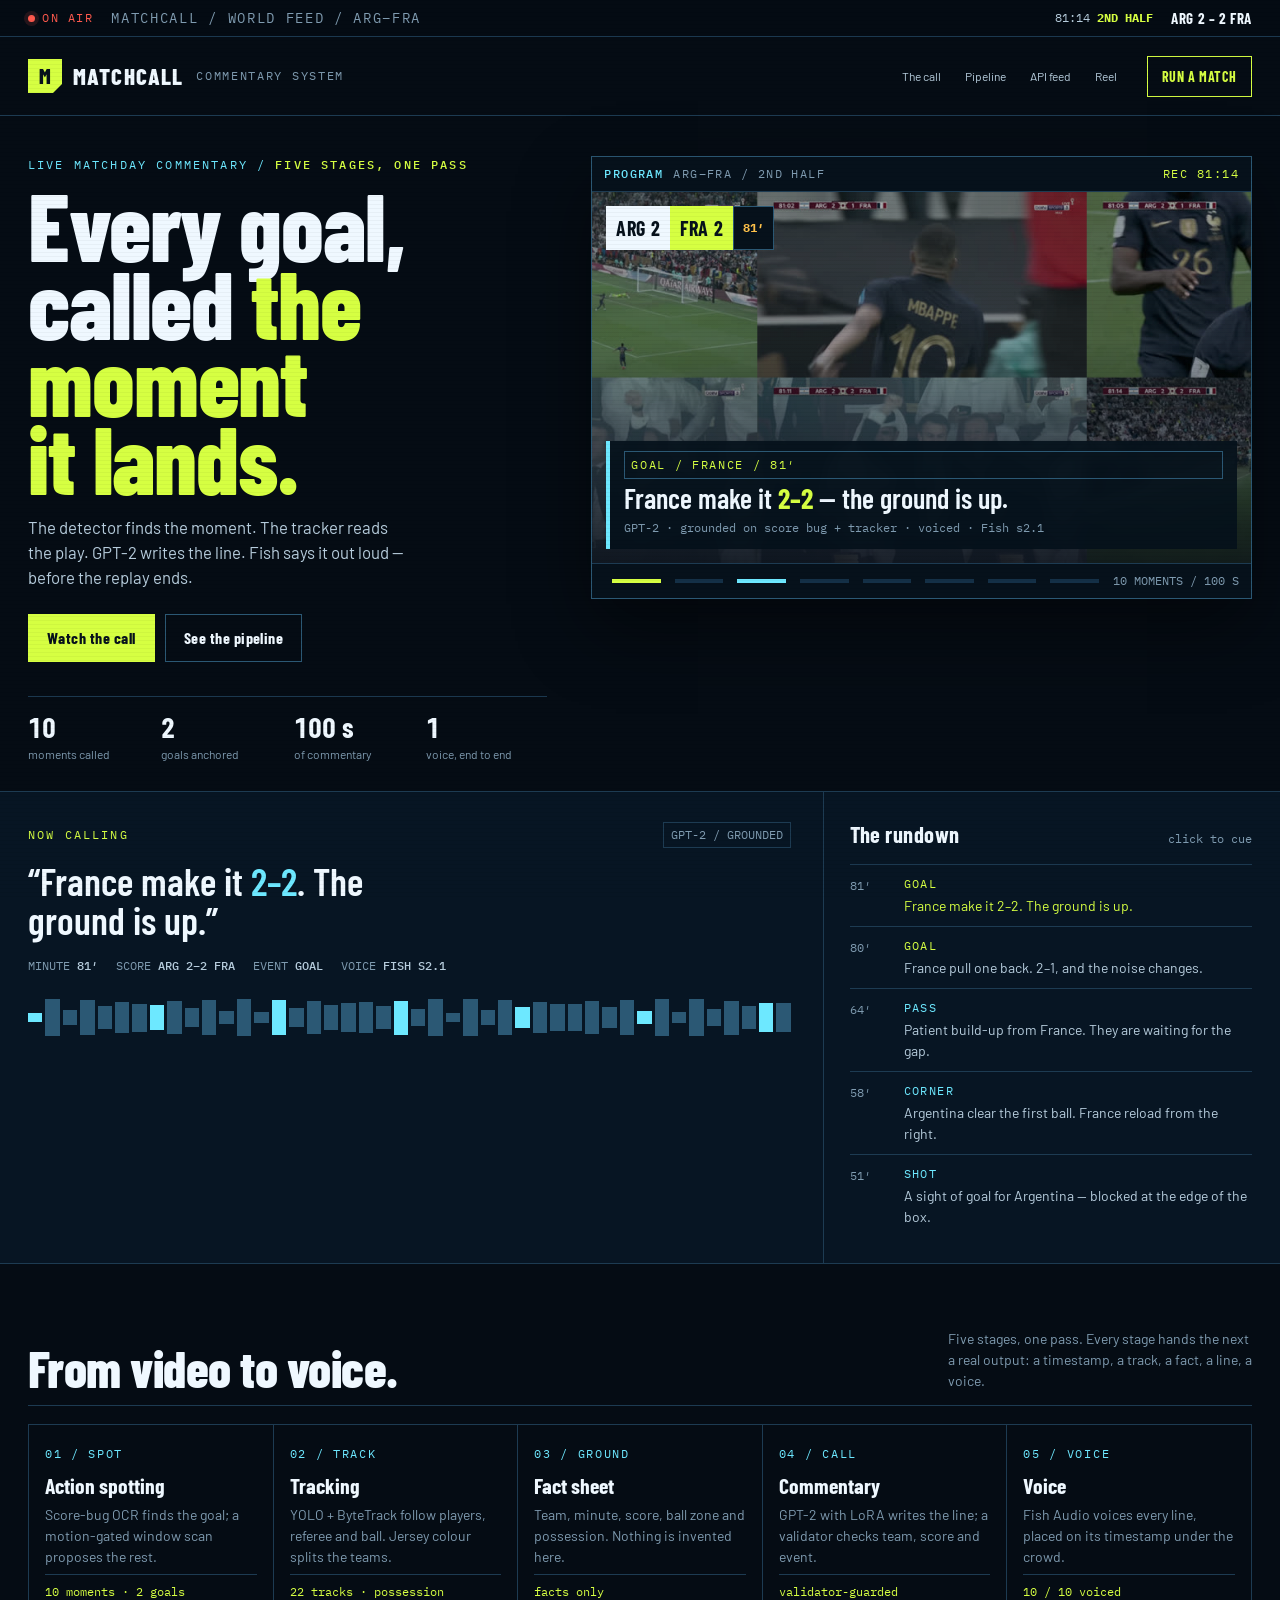
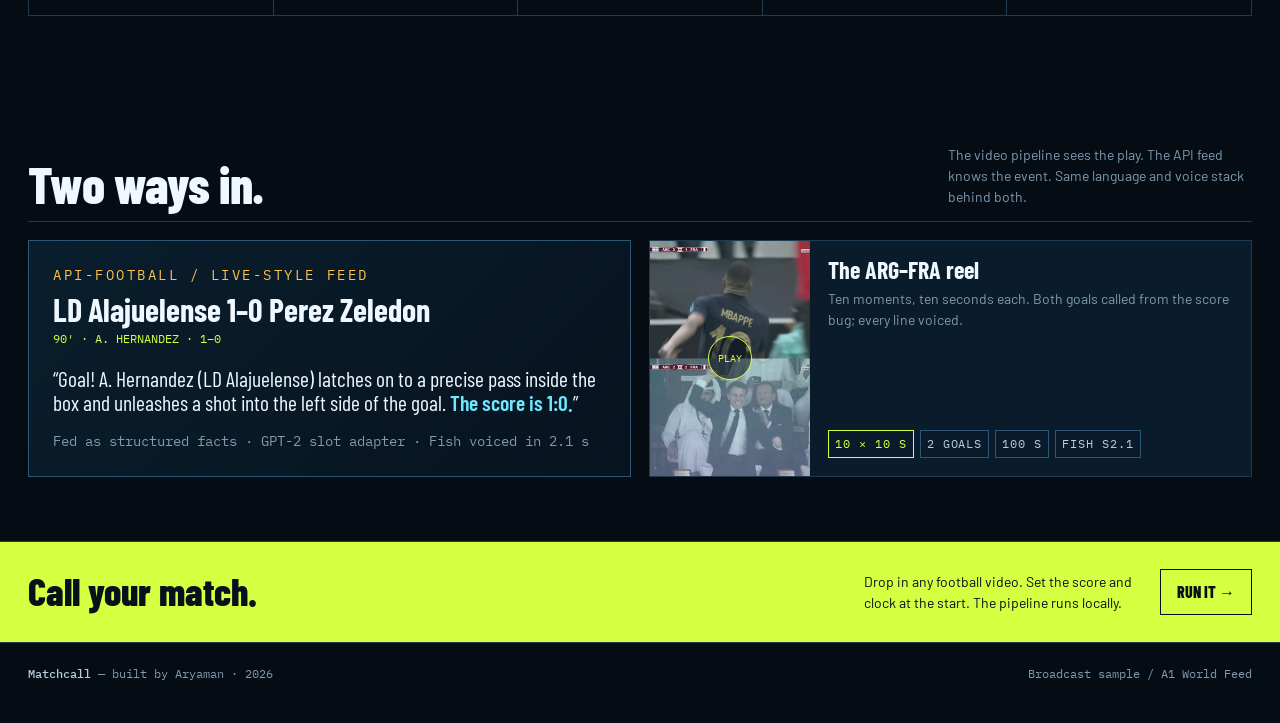
<file: design-demos/direction-a.html>
<!doctype html>
<html lang="en">
<head>
<meta charset="utf-8">
<meta name="viewport" content="width=device-width, initial-scale=1">
<title>Matchcall — World Feed</title>
<link rel="preconnect" href="https://fonts.googleapis.com">
<link rel="preconnect" href="https://fonts.gstatic.com" crossorigin>
<link href="https://fonts.googleapis.com/css2?family=Barlow+Condensed:wght@500;600;700;800&family=Barlow:wght@400;500;600&family=IBM+Plex+Mono:wght@400;500&display=swap" rel="stylesheet">
<style>
  :root {
    color-scheme: dark;
    --bg: #050c14;
    --bg2: #071523;
    --panel: #0a1b2b;
    --panel2: #0e2438;
    --line: #1d3b52;
    --line2: #2b5874;
    --ink: #eff8ff;
    --ink2: #b7cddd;
    --muted: #7f9bb0;
    --cyan: #6de8ff;
    --lime: #d6ff42;
    --red: #ff5a4e;
    --amber: #ffc24b;
    --display: "Barlow Condensed", "Arial Narrow", sans-serif;
    --body: "Barlow", "Segoe UI", system-ui, sans-serif;
    --mono: "IBM Plex Mono", ui-monospace, Consolas, monospace;
    --ease: cubic-bezier(.2,.7,.2,1);
  }
  * { box-sizing: border-box; }
  html { scroll-behavior: smooth; }
  body {
    margin: 0; background: var(--bg); color: var(--ink);
    font-family: var(--body); font-size: 16px; line-height: 1.5;
    -webkit-font-smoothing: antialiased;
  }
  body::before {
    content: ""; position: fixed; inset: 0; pointer-events: none; z-index: 60;
    background: repeating-linear-gradient(0deg, transparent 0 3px, rgba(0,0,0,.12) 3px 4px);
    opacity: .28;
  }
  img, video, svg { display: block; max-width: 100%; }
  a { color: inherit; }
  button, input { font: inherit; color: inherit; }
  h1,h2,h3,p,dl,dd,figure { margin: 0; }
  :focus-visible { outline: 2px solid var(--cyan); outline-offset: 3px; }
  ::selection { background: var(--lime); color: #06111b; }
  .wrap { width: min(1320px, calc(100% - 56px)); margin-inline: auto; }
  .mono { font-family: var(--mono); }
  .kicker {
    font-family: var(--mono); font-size: 10px; letter-spacing: .18em;
    text-transform: uppercase; color: var(--cyan);
  }
  .kicker b { color: var(--lime); font-weight: 500; }

  /* top signal strip */
  .signal {
    position: sticky; top: 0; z-index: 50; border-bottom: 1px solid var(--line);
    background: rgba(5,12,20,.88); backdrop-filter: blur(14px);
  }
  .signal .wrap { min-height: 36px; display: flex; align-items: center; gap: 18px; }
  .onair { display: inline-flex; align-items: center; gap: 7px; font-family: var(--mono); font-size: 10px; letter-spacing: .13em; color: var(--red); }
  .onair i { width: 7px; height: 7px; border-radius: 50%; background: var(--red); box-shadow: 0 0 0 4px rgba(255,90,78,.13); animation: blink 1.8s infinite; }
  @keyframes blink { 0%,100% { opacity: 1 } 50% { opacity: .35 } }
  .signal .feed { color: var(--muted); font-family: var(--mono); font-size: 10px; letter-spacing: .12em; }
  .signal .clock { margin-left: auto; font-family: var(--mono); font-size: 12px; color: var(--ink2); font-variant-numeric: tabular-nums; }
  .signal .clock b { color: var(--lime); }
  .signal .score-mini { font-family: var(--display); font-weight: 700; font-size: 15px; letter-spacing: .04em; }

  /* header */
  .mast { border-bottom: 1px solid var(--line); }
  .mast .wrap { min-height: 78px; display: flex; align-items: center; gap: 30px; }
  .brand { display: inline-flex; align-items: center; gap: 11px; text-decoration: none; }
  .brand-mark {
    width: 34px; height: 34px; display: grid; place-items: center;
    background: var(--lime); color: #06111b; font-family: var(--display);
    font-weight: 800; font-size: 21px; clip-path: polygon(0 0,100% 0,100% calc(100% - 9px),calc(100% - 9px) 100%,0 100%);
  }
  .brand-word { font-family: var(--display); font-weight: 800; font-size: 23px; letter-spacing: .05em; }
  .brand-sub { color: var(--muted); font-family: var(--mono); font-size: 9px; letter-spacing: .14em; margin-left: 2px; }
  .mast nav { margin-left: auto; display: flex; gap: 24px; }
  .mast nav a { text-decoration: none; color: var(--ink2); font-size: 13px; }
  .mast nav a:hover { color: var(--lime); }
  .mast .run { font-family: var(--display); font-weight: 700; font-size: 14px; letter-spacing: .04em; padding: 9px 14px; border: 1px solid var(--lime); color: var(--lime); text-decoration: none; }

  /* hero */
  .hero { padding-block: 40px 28px; }
  .hero-grid { display: grid; grid-template-columns: .88fr 1.12fr; gap: 44px; align-items: start; }
  .hero h1 {
    font-family: var(--display); font-weight: 800; font-size: clamp(3.6rem, 7.4vw, 7.2rem);
    line-height: .82; letter-spacing: -.012em; text-wrap: balance; margin-top: 12px;
  }
  .hero h1 span { color: var(--lime); }
  .hero .lede { color: var(--ink2); font-size: 1.05rem; max-width: 42ch; margin-top: 18px; }
  .cta { display: flex; gap: 10px; flex-wrap: wrap; margin-top: 24px; }
  .btn {
    display: inline-flex; align-items: center; justify-content: center; gap: 8px;
    font-family: var(--display); font-weight: 700; font-size: 16px; letter-spacing: .03em;
    padding: 11px 18px; text-decoration: none; border: 1px solid transparent; transition: .16s var(--ease);
  }
  .btn-primary { background: var(--lime); color: #06111b; }
  .btn-primary:hover { background: #e3ff77; transform: translateY(-1px); }
  .btn-ghost { border-color: var(--line2); color: var(--ink); }
  .btn-ghost:hover { border-color: var(--cyan); color: var(--cyan); }
  .hero-stats { display: grid; grid-template-columns: repeat(4,1fr); gap: 12px; margin-top: 34px; border-top: 1px solid var(--line); padding-top: 16px; }
  .hero-stats dd { font-family: var(--display); font-size: 1.75rem; font-weight: 700; line-height: 1; font-variant-numeric: tabular-nums; }
  .hero-stats dt { color: var(--muted); font-size: 11px; margin-top: 4px; }

  /* monitor */
  .monitor { border: 1px solid var(--line2); background: #06111b; box-shadow: 0 30px 70px rgba(0,0,0,.45); }
  .monitor-top { display: flex; align-items: center; gap: 10px; padding: 8px 12px; border-bottom: 1px solid var(--line); font-family: var(--mono); font-size: 9px; letter-spacing: .12em; color: var(--muted); }
  .monitor-top b { color: var(--cyan); font-weight: 500; }
  .monitor-top .right { margin-left: auto; color: var(--lime); }
  .screen { position: relative; aspect-ratio: 16 / 9; overflow: hidden; background: #0b2030; }
  .screen img { width: 100%; height: 100%; object-fit: cover; filter: saturate(.6) contrast(1.12) brightness(.72); }
  .screen::after { content: ""; position: absolute; inset: 0; background: linear-gradient(180deg, rgba(5,12,20,.08) 0 40%, rgba(5,12,20,.82) 100%); }
  .scorebug { position: absolute; top: 14px; left: 14px; z-index: 3; display: flex; font-family: var(--display); font-weight: 700; }
  .scorebug .team { background: var(--ink); color: #06111b; padding: 7px 10px; font-size: 20px; letter-spacing: .03em; }
  .scorebug .team + .team { background: var(--lime); }
  .scorebug .time { background: #06111b; color: var(--amber); border: 1px solid var(--line2); padding: 7px 9px; font-family: var(--mono); font-size: 12px; display: flex; align-items: center; }
  .lower {
    position: absolute; left: 14px; right: 14px; bottom: 14px; z-index: 3;
    border-left: 4px solid var(--cyan); background: rgba(5,17,27,.9);
    padding: 10px 14px 12px; backdrop-filter: blur(6px);
    animation: slideup .7s .3s both var(--ease);
  }
  @keyframes slideup { from { transform: translateY(18px); opacity: 0 } to { transform: none; opacity: 1 } }
  .lower .tag { color: var(--lime); font-family: var(--mono); font-size: 9px; letter-spacing: .14em; }
  .lower .line { font-family: var(--display); font-size: clamp(1.25rem, 2.2vw, 1.85rem); line-height: 1.02; font-weight: 600; margin-top: 5px; }
  .lower .line b { color: var(--lime); }
  .lower .meta { color: var(--muted); font-family: var(--mono); font-size: 9px; margin-top: 6px; }
  .monitor-foot { display: flex; align-items: center; gap: 6px; padding: 8px 12px; border-top: 1px solid var(--line); }
  .tick { flex: 1; height: 4px; background: #143047; position: relative; }
  .tick.on { background: var(--cyan); }
  .tick.goal { background: var(--lime); }
  .monitor-foot span { color: var(--muted); font-family: var(--mono); font-size: 9px; margin-left: 8px; }

  /* console */
  .console { border-top: 1px solid var(--line); border-bottom: 1px solid var(--line); background: var(--bg2); }
  .console .wrap { display: grid; grid-template-columns: 1.3fr .7fr; gap: 0; }
  .now { padding: 30px 32px 30px 0; border-right: 1px solid var(--line); }
  .now-head { display: flex; align-items: center; gap: 12px; }
  .now-head .kicker { color: var(--lime); }
  .now-head .source { margin-left: auto; font-family: var(--mono); font-size: 9px; color: var(--muted); border: 1px solid var(--line); padding: 3px 7px; }
  .now blockquote { margin: 14px 0 0; font-family: var(--display); font-size: clamp(1.7rem, 3vw, 2.7rem); line-height: 1.02; font-weight: 600; max-width: 24ch; }
  .now blockquote em { color: var(--cyan); font-style: normal; }
  .now .meta { display: flex; gap: 18px; flex-wrap: wrap; margin-top: 16px; font-family: var(--mono); font-size: 10px; color: var(--muted); }
  .now .meta b { color: var(--ink2); font-weight: 500; }
  .wave { display: flex; align-items: center; gap: 3px; height: 46px; margin-top: 20px; }
  .wave i { flex: 1; background: var(--line2); height: 18%; transition: height .4s var(--ease); }
  .wave i.hot { background: var(--cyan); }
  .rundown { padding: 26px 0 26px 26px; }
  .rundown-head { display: flex; align-items: baseline; gap: 10px; }
  .rundown-head h2 { font-family: var(--display); font-size: 1.4rem; font-weight: 700; letter-spacing: .02em; }
  .rundown-head span { margin-left: auto; font-family: var(--mono); font-size: 9px; color: var(--muted); }
  .moment-list { margin-top: 12px; display: grid; }
  .moment {
    display: grid; grid-template-columns: 44px 1fr; gap: 10px; align-items: start;
    padding: 10px 0; border-top: 1px solid var(--line); cursor: pointer;
    background: none; border-left: 0; border-right: 0; border-bottom: 0; text-align: left;
    color: inherit; width: 100%;
  }
  .moment:hover .m-line, .moment.active .m-line { color: var(--lime); }
  .moment .m-min { font-family: var(--mono); font-size: 10px; color: var(--muted); padding-top: 2px; }
  .moment .m-kind { display: block; font-family: var(--mono); font-size: 8px; letter-spacing: .12em; text-transform: uppercase; color: var(--cyan); }
  .moment .m-line { display: block; font-size: 12px; line-height: 1.35; color: var(--ink2); margin-top: 2px; }
  .moment.goal .m-kind { color: var(--lime); }

  /* sections */
  .section { padding-block: 64px; }
  .section-head { display: flex; align-items: end; gap: 30px; border-bottom: 1px solid var(--line); padding-bottom: 14px; }
  .section-head h2 { font-family: var(--display); font-size: clamp(2.2rem, 4vw, 3.4rem); line-height: .9; font-weight: 800; letter-spacing: -.01em; }
  .section-head p { margin-left: auto; max-width: 38ch; color: var(--muted); font-size: 13px; }
  .stages { display: grid; grid-template-columns: repeat(5, 1fr); gap: 1px; background: var(--line); border: 1px solid var(--line); margin-top: 18px; }
  .stage { background: var(--bg); padding: 20px 16px 22px; min-height: 190px; position: relative; }
  .stage:hover { background: var(--panel); }
  .stage .n { font-family: var(--mono); font-size: 9px; color: var(--cyan); letter-spacing: .14em; }
  .stage h3 { font-family: var(--display); font-size: 1.35rem; line-height: 1; margin-top: 12px; font-weight: 700; }
  .stage p { color: var(--muted); font-size: 12px; margin-top: 8px; }
  .stage .out { position: absolute; left: 16px; right: 16px; bottom: 14px; font-family: var(--mono); font-size: 9px; color: var(--lime); border-top: 1px solid var(--line); padding-top: 8px; }

  .split { display: grid; grid-template-columns: 1fr 1fr; gap: 18px; margin-top: 18px; }
  .api-card { border: 1px solid var(--line2); background: linear-gradient(135deg, #0a1e2d, #07131f); padding: 24px; }
  .api-card .kicker { color: var(--amber); }
  .api-card h3 { font-family: var(--display); font-size: 2rem; line-height: .95; margin-top: 8px; }
  .api-card .score { font-family: var(--mono); color: var(--lime); font-size: 12px; margin-top: 6px; }
  .api-card blockquote { font-family: var(--display); font-size: 1.35rem; line-height: 1.12; margin: 18px 0 0; color: var(--ink); }
  .api-card blockquote b { color: var(--cyan); font-weight: 600; }
  .api-card .foot { font-family: var(--mono); font-size: 9px; color: var(--muted); margin-top: 16px; }
  .reel { border: 1px solid var(--line); background: var(--panel); display: grid; grid-template-columns: 160px 1fr; }
  .reel .thumb { position: relative; overflow: hidden; min-height: 170px; }
  .reel .thumb img { width: 100%; height: 100%; object-fit: cover; filter: grayscale(.4) contrast(1.1); }
  .reel .thumb .play { position: absolute; inset: 0; display: grid; place-items: center; }
  .reel .thumb .play span { width: 44px; height: 44px; border: 1px solid var(--lime); border-radius: 50%; display: grid; place-items: center; color: var(--lime); font-family: var(--mono); font-size: 10px; background: rgba(5,12,20,.55); }
  .reel .body { padding: 18px; display: flex; flex-direction: column; }
  .reel .body h3 { font-family: var(--display); font-size: 1.5rem; line-height: .95; }
  .reel .body p { color: var(--muted); font-size: 12px; margin-top: 6px; }
  .reel .tags { display: flex; gap: 6px; flex-wrap: wrap; margin-top: auto; padding-top: 12px; }
  .tag { font-family: var(--mono); font-size: 8px; letter-spacing: .08em; text-transform: uppercase; border: 1px solid var(--line2); padding: 4px 6px; color: var(--ink2); }
  .tag.lime { border-color: var(--lime); color: var(--lime); }

  .cta-band { border-top: 1px solid var(--line); border-bottom: 1px solid var(--line); background: var(--lime); color: #06111b; }
  .cta-band .wrap { min-height: 100px; display: flex; align-items: center; gap: 24px; }
  .cta-band h2 { font-family: var(--display); font-size: clamp(1.7rem, 3vw, 2.6rem); line-height: .9; font-weight: 800; }
  .cta-band p { font-size: 13px; margin-left: auto; max-width: 34ch; }
  .cta-band a { font-family: var(--display); font-weight: 800; font-size: 16px; border: 1px solid #06111b; padding: 10px 16px; text-decoration: none; }

  footer { padding-block: 22px 40px; color: var(--muted); font-family: var(--mono); font-size: 10px; }
  footer .wrap { display: flex; gap: 20px; flex-wrap: wrap; justify-content: space-between; }
  footer b { color: var(--ink2); font-weight: 500; }

  @media (max-width: 1080px) {
    .hero-grid { grid-template-columns: 1fr; }
    .console .wrap { grid-template-columns: 1fr; }
    .now { border-right: 0; border-bottom: 1px solid var(--line); padding-right: 0; }
    .rundown { padding-left: 0; }
    .stages { grid-template-columns: repeat(3,1fr); }
    .stage:nth-child(4), .stage:nth-child(5) { grid-column: span 1; }
  }
  @media (max-width: 720px) {
    .wrap { width: calc(100% - 32px); }
    .signal .feed, .signal .score-mini { display: none; }
    .signal .clock { margin-left: auto; }
    .mast nav { display: none; }
    .mast .run { margin-left: auto; }
    .hero { padding-top: 26px; }
    .hero h1 { font-size: clamp(3rem, 14vw, 4.8rem); }
    .hero-stats { grid-template-columns: repeat(2,1fr); }
    .stages { grid-template-columns: 1fr 1fr; }
    .stage { min-height: 170px; }
    .split { grid-template-columns: 1fr; }
    .reel { grid-template-columns: 1fr; }
    .reel .thumb { min-height: 150px; }
    .cta-band .wrap { flex-wrap: wrap; padding-block: 18px; }
    .cta-band p { margin-left: 0; }
    .section { padding-block: 44px; }
    .section-head { display: block; }
    .section-head p { margin: 8px 0 0; }
  }
  /* readability floor for the design sample */
  .kicker, .onair, .brand-sub, .signal .feed, .signal .clock, .monitor-top,
  .lower .meta, .m-kind, .m-min, .stage .n, .stage .out, .tag,
  .monitor-foot span, .now .meta, .rundown-head span, .api-card .score,
  .api-card .foot, .hero-stats dt, .section-head p, .mast nav a,
  .cta-band p, footer, .lower .tag, .source, .scorebug .time { font-size: 12px; }
  .signal .feed, .section-head p { font-size: 14px; }
  .cta-band p { font-size: 14px; }
  .api-card .kicker, .api-card .foot { font-size: 14px; }
  .now-head .source { font-size: 12px; }
  .scorebug .time { font-size: 12px !important; }
  .moment .m-kind, .moment .m-min { font-size: 12px; }
  .moment .m-line, .stage p, .reel .body p { font-size: 14px; line-height: 1.5; }
</style>
</head>
<body>

<div class="signal">
  <div class="wrap">
    <span class="onair"><i></i>ON AIR</span>
    <span class="feed">MATCHCALL / WORLD FEED / ARG–FRA</span>
    <span class="clock">81:14 <b>2ND HALF</b></span>
    <span class="score-mini">ARG 2 – 2 FRA</span>
  </div>
</div>

<header class="mast">
  <div class="wrap">
    <a class="brand" href="#top">
      <span class="brand-mark">M</span>
      <span class="brand-word">MATCHCALL</span>
      <span class="brand-sub">COMMENTARY SYSTEM</span>
    </a>
    <nav>
      <a href="#console">The call</a>
      <a href="#pipeline">Pipeline</a>
      <a href="#api">API feed</a>
      <a href="#reel">Reel</a>
    </nav>
    <a class="run" href="#reel">RUN A MATCH</a>
  </div>
</header>

<main id="top">
  <section class="hero wrap">
    <div class="hero-grid">
      <div>
        <div class="kicker">Live matchday commentary / <b>five stages, one pass</b></div>
        <h1>Every goal, called <span>the moment it lands.</span></h1>
        <p class="lede">The detector finds the moment. The tracker reads the play. GPT-2 writes the line. Fish says it out loud — before the replay ends.</p>
        <div class="cta">
          <a class="btn btn-primary" href="#console">Watch the call</a>
          <a class="btn btn-ghost" href="#pipeline">See the pipeline</a>
        </div>
        <dl class="hero-stats">
          <div><dd>10</dd><dt>moments called</dt></div>
          <div><dd>2</dd><dt>goals anchored</dt></div>
          <div><dd>100 s</dd><dt>of commentary</dt></div>
          <div><dd>1</dd><dt>voice, end to end</dt></div>
        </dl>
      </div>

      <div class="monitor" aria-label="Program monitor showing the ARG–FRA goal clip">
        <div class="monitor-top"><b>PROGRAM</b><span>ARG–FRA / 2ND HALF</span><span class="right">REC 81:14</span></div>
        <div class="screen">
          <img src="../docs/goal_clip_contact.jpg" alt="Contact sheet of the 81st-minute France goal clip">
          <div class="scorebug"><span class="team">ARG 2</span><span class="team">FRA 2</span><span class="time">81′</span></div>
          <div class="lower">
            <div class="tag">GOAL / FRANCE / 81′</div>
            <div class="line">France make it <b>2–2</b> — the ground is up.</div>
            <div class="meta">GPT-2 · grounded on score bug + tracker · voiced · Fish s2.1</div>
          </div>
        </div>
        <div class="monitor-foot">
          <span class="tick goal"></span><span class="tick"></span><span class="tick on"></span><span class="tick"></span><span class="tick"></span><span class="tick"></span><span class="tick"></span><span class="tick"></span>
          <span>10 MOMENTS / 100 S</span>
        </div>
      </div>
    </div>
  </section>

  <section class="console" id="console">
    <div class="wrap">
      <div class="now">
        <div class="now-head">
          <span class="kicker">Now calling</span>
          <span class="source" id="sourceTag">GPT-2 / GROUNDED</span>
        </div>
        <blockquote id="nowLine">“France make it <em>2–2</em>. The ground is up.”</blockquote>
        <div class="meta">
          <span>MINUTE <b id="nowMinute">81′</b></span>
          <span>SCORE <b>ARG 2–2 FRA</b></span>
          <span>EVENT <b id="nowEvent">GOAL</b></span>
          <span>VOICE <b>FISH S2.1</b></span>
        </div>
        <div class="wave" id="wave" aria-hidden="true"></div>
      </div>
      <div class="rundown">
        <div class="rundown-head"><h2>The rundown</h2><span>click to cue</span></div>
        <div class="moment-list" id="moments">
          <button class="moment goal active" data-min="81′" data-event="GOAL" data-line="France make it 2–2. The ground is up.">
            <span class="m-min">81′</span><span><span class="m-kind">Goal</span><span class="m-line">France make it 2–2. The ground is up.</span></span>
          </button>
          <button class="moment goal" data-min="80′" data-event="GOAL" data-line="France pull one back. 2–1, and the noise changes.">
            <span class="m-min">80′</span><span><span class="m-kind">Goal</span><span class="m-line">France pull one back. 2–1, and the noise changes.</span></span>
          </button>
          <button class="moment" data-min="64′" data-event="PASS" data-line="Patient build-up from France. They are waiting for the gap.">
            <span class="m-min">64′</span><span><span class="m-kind">Pass</span><span class="m-line">Patient build-up from France. They are waiting for the gap.</span></span>
          </button>
          <button class="moment" data-min="58′" data-event="CORNER" data-line="Argentina clear the first ball. France reload from the right.">
            <span class="m-min">58′</span><span><span class="m-kind">Corner</span><span class="m-line">Argentina clear the first ball. France reload from the right.</span></span>
          </button>
          <button class="moment" data-min="51′" data-event="SHOT" data-line="A sight of goal for Argentina — blocked at the edge of the box.">
            <span class="m-min">51′</span><span><span class="m-kind">Shot</span><span class="m-line">A sight of goal for Argentina — blocked at the edge of the box.</span></span>
          </button>
        </div>
      </div>
    </div>
  </section>

  <section class="section wrap" id="pipeline">
    <div class="section-head">
      <h2>From video to voice.</h2>
      <p>Five stages, one pass. Every stage hands the next a real output: a timestamp, a track, a fact, a line, a voice.</p>
    </div>
    <div class="stages">
      <article class="stage"><div class="n">01 / SPOT</div><h3>Action spotting</h3><p>Score-bug OCR finds the goal; a motion-gated window scan proposes the rest.</p><div class="out">10 moments · 2 goals</div></article>
      <article class="stage"><div class="n">02 / TRACK</div><h3>Tracking</h3><p>YOLO + ByteTrack follow players, referee and ball. Jersey colour splits the teams.</p><div class="out">22 tracks · possession</div></article>
      <article class="stage"><div class="n">03 / GROUND</div><h3>Fact sheet</h3><p>Team, minute, score, ball zone and possession. Nothing is invented here.</p><div class="out">facts only</div></article>
      <article class="stage"><div class="n">04 / CALL</div><h3>Commentary</h3><p>GPT-2 with LoRA writes the line; a validator checks team, score and event.</p><div class="out">validator-guarded</div></article>
      <article class="stage"><div class="n">05 / VOICE</div><h3>Voice</h3><p>Fish Audio voices every line, placed on its timestamp under the crowd.</p><div class="out">10 / 10 voiced</div></article>
    </div>
  </section>

  <section class="section wrap" id="api">
    <div class="section-head">
      <h2>Two ways in.</h2>
      <p>The video pipeline sees the play. The API feed knows the event. Same language and voice stack behind both.</p>
    </div>
    <div class="split">
      <article class="api-card">
        <div class="kicker">API-FOOTBALL / LIVE-STYLE FEED</div>
        <h3>LD Alajuelense 1–0 Perez Zeledon</h3>
        <div class="score">90′ · A. HERNANDEZ · 1–0</div>
        <blockquote>“Goal! A. Hernandez (LD Alajuelense) latches on to a precise pass inside the box and unleashes a shot into the left side of the goal. <b>The score is 1:0.</b>”</blockquote>
        <div class="foot">Fed as structured facts · GPT-2 slot adapter · Fish voiced in 2.1 s</div>
      </article>
      <article class="reel" id="reel">
        <div class="thumb">
          <img src="../docs/goal_clip_contact.jpg" alt="Goal clip contact sheet">
          <div class="play"><span>PLAY</span></div>
        </div>
        <div class="body">
          <h3>The ARG–FRA reel</h3>
          <p>Ten moments, ten seconds each. Both goals called from the score bug; every line voiced.</p>
          <div class="tags"><span class="tag lime">10 × 10 s</span><span class="tag">2 goals</span><span class="tag">100 s</span><span class="tag">Fish s2.1</span></div>
        </div>
      </article>
    </div>
  </section>

  <section class="cta-band">
    <div class="wrap">
      <h2>Call your match.</h2>
      <p>Drop in any football video. Set the score and clock at the start. The pipeline runs locally.</p>
      <a href="#top">RUN IT →</a>
    </div>
  </section>
</main>

<footer>
  <div class="wrap">
    <span><b>Matchcall</b> — built by Aryaman · 2026</span>
    <span>Broadcast sample / A1 World Feed</span>
  </div>
</footer>

<script>
  const moments = Array.from(document.querySelectorAll('.moment'));
  const nowLine = document.getElementById('nowLine');
  const nowMinute = document.getElementById('nowMinute');
  const nowEvent = document.getElementById('nowEvent');
  const sourceTag = document.getElementById('sourceTag');
  moments.forEach(btn => {
    btn.addEventListener('click', () => {
      moments.forEach(b => b.classList.remove('active'));
      btn.classList.add('active');
      nowMinute.textContent = btn.dataset.min;
      nowEvent.textContent = btn.dataset.event;
      nowLine.textContent = '“' + btn.dataset.line + '”';
      sourceTag.textContent = btn.dataset.event === 'GOAL' ? 'GPT-2 / GROUNDED' : 'GPT-2 / VALIDATED';
    });
  });

  const wave = document.getElementById('wave');
  for (let i = 0; i < 44; i++) {
    const bar = document.createElement('i');
    const h = 18 + Math.round(Math.abs(Math.sin(i * 1.7)) * 62);
    bar.style.height = h + '%';
    if (i % 7 === 0) bar.classList.add('hot');
    wave.appendChild(bar);
  }
</script>
</body>
</html>
</file>
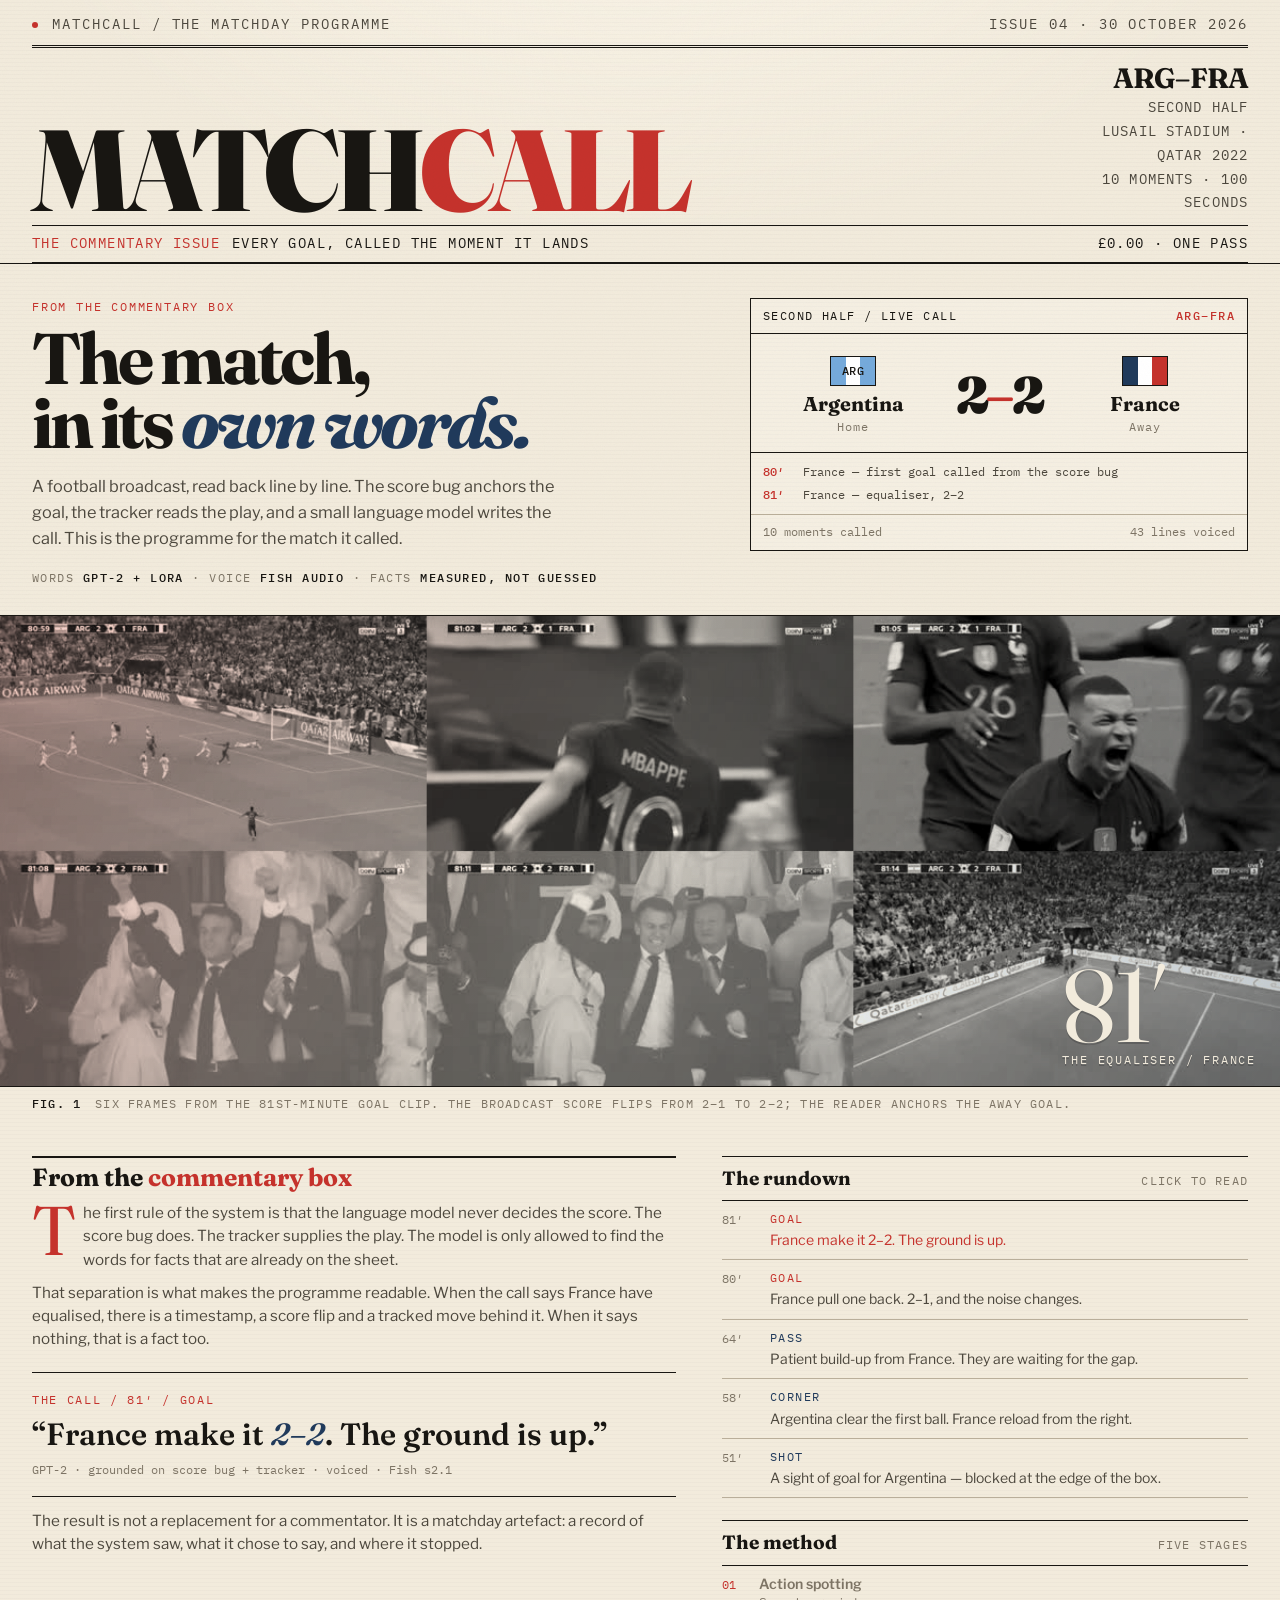
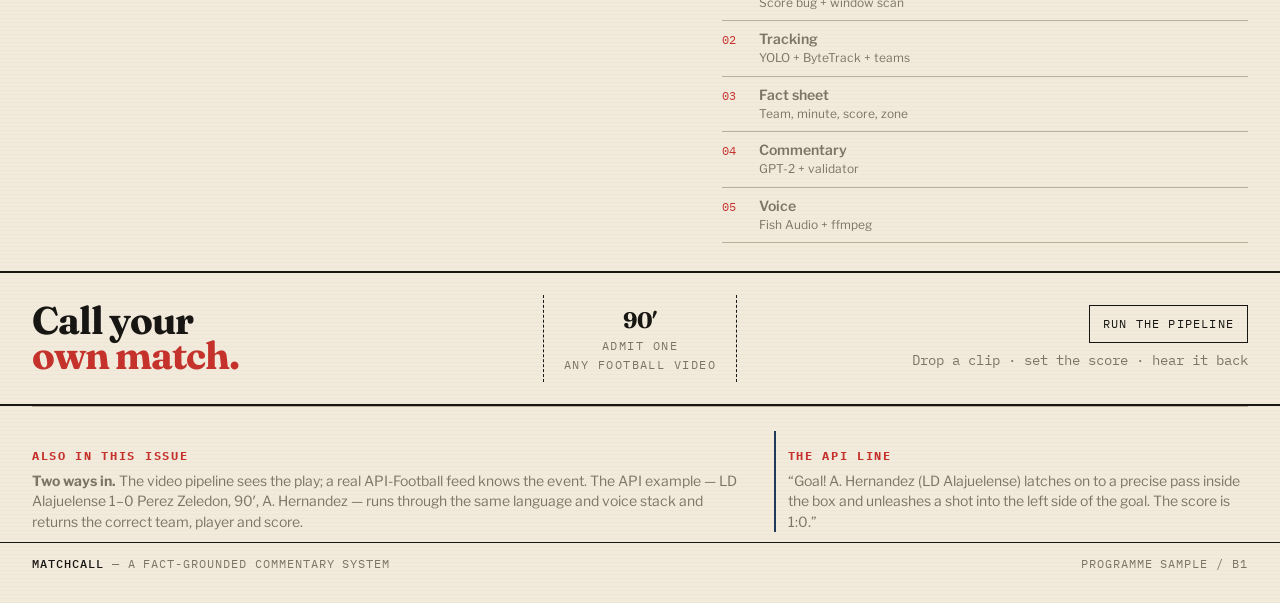
<file: design-demos/direction-b.html>
<!doctype html>
<html lang="en">
<head>
<meta charset="utf-8">
<meta name="viewport" content="width=device-width, initial-scale=1">
<title>Matchcall — The Matchday Programme</title>
<link rel="preconnect" href="https://fonts.googleapis.com">
<link rel="preconnect" href="https://fonts.gstatic.com" crossorigin>
<link href="https://fonts.googleapis.com/css2?family=Fraunces:opsz,wght@9..144,500;9..144,600;9..144,700;9..144,900&family=Libre+Franklin:wght@400;500;600;700&family=IBM+Plex+Mono:wght@400;500&display=swap" rel="stylesheet">
<style>
  :root {
    --paper: #f2ebdc;
    --paper-2: #e8dfcd;
    --ink: #181612;
    --ink-2: #4c473d;
    --muted: #7d7465;
    --red: #c5322c;
    --blue: #203a5b;
    --gold: #b18845;
    --rule: #b9ae9a;
    --serif: "Fraunces", Georgia, serif;
    --sans: "Libre Franklin", "Segoe UI", system-ui, sans-serif;
    --mono: "IBM Plex Mono", ui-monospace, Consolas, monospace;
    --wrap: 1260px;
  }
  * { box-sizing: border-box; }
  html { background: var(--paper); }
  body {
    margin: 0; color: var(--ink); font-family: var(--sans); font-size: 16px; line-height: 1.52;
    background:
      repeating-linear-gradient(0deg, rgba(24,22,18,.018) 0 1px, transparent 1px 4px),
      radial-gradient(1000px 700px at 50% -10%, #fbf6ea, transparent 65%),
      var(--paper);
    -webkit-font-smoothing: antialiased;
  }
  body::after {
    content: ""; position: fixed; inset: 0; pointer-events: none; z-index: 90;
    background-image: url("data:image/svg+xml,%3Csvg xmlns='http://www.w3.org/2000/svg' width='180' height='180'%3E%3Cfilter id='n'%3E%3CfeTurbulence type='fractalNoise' baseFrequency='.9' numOctaves='3' stitchTiles='stitch'/%3E%3C/filter%3E%3Crect width='180' height='180' filter='url(%23n)' opacity='.055'/%3E%3C/svg%3E");
    mix-blend-mode: multiply; opacity: .55;
  }
  img, svg { display: block; max-width: 100%; }
  a { color: inherit; }
  button { font: inherit; color: inherit; background: none; border: 0; cursor: pointer; }
  h1,h2,h3,p,figure,blockquote,dl,dd { margin: 0; }
  :focus-visible { outline: 2px solid var(--red); outline-offset: 3px; }
  ::selection { background: var(--red); color: var(--paper); }
  .wrap { width: min(var(--wrap), calc(100% - 64px)); margin-inline: auto; }

  .masthead { border-bottom: 1px solid var(--ink); padding-top: 14px; }
  .topline { display: flex; align-items: center; gap: 14px; font-family: var(--mono); font-size: 9px; letter-spacing: .14em; text-transform: uppercase; color: var(--ink-2); }
  .topline .dot { width: 6px; height: 6px; border-radius: 50%; background: var(--red); }
  .topline .right { margin-left: auto; }
  .mast-row { display: flex; align-items: end; justify-content: space-between; gap: 30px; padding-block: 16px 10px; border-top: 3px double var(--ink); margin-top: 10px; }
  .mast-title { font-family: var(--serif); font-weight: 900; font-size: clamp(3.5rem, 9vw, 8.8rem); line-height: .78; letter-spacing: -.055em; }
  .mast-title span { color: var(--red); }
  .mast-side { width: 190px; text-align: right; font-family: var(--mono); font-size: 9px; line-height: 1.7; color: var(--ink-2); text-transform: uppercase; letter-spacing: .08em; }
  .mast-side b { display: block; font-family: var(--serif); font-size: 28px; line-height: 1; color: var(--ink); letter-spacing: -.03em; text-transform: none; margin-bottom: 4px; }

  .issuebar { display: flex; align-items: center; gap: 12px; border-top: 1px solid var(--ink); border-bottom: 1px solid var(--ink); padding-block: 7px; font-family: var(--mono); font-size: 9px; letter-spacing: .1em; text-transform: uppercase; }
  .issuebar .red { color: var(--red); }
  .issuebar .right { margin-left: auto; }

  .hero { display: grid; grid-template-columns: 1.15fr .85fr; gap: 44px; padding-block: 34px 28px; align-items: start; }
  .kicker { font-family: var(--mono); font-size: 9px; letter-spacing: .15em; text-transform: uppercase; color: var(--red); }
  .hero h1 { font-family: var(--serif); font-weight: 700; font-size: clamp(2.9rem, 5.6vw, 5.7rem); line-height: .9; letter-spacing: -.045em; margin-top: 10px; text-wrap: balance; }
  .hero h1 em { font-style: italic; color: var(--blue); }
  .standfirst { max-width: 48ch; margin-top: 18px; font-size: 1.02rem; color: var(--ink-2); line-height: 1.6; }
  .byline { margin-top: 18px; font-family: var(--mono); font-size: 9px; text-transform: uppercase; letter-spacing: .12em; color: var(--muted); }
  .byline b { color: var(--ink); font-weight: 500; }

  .scorecard { border: 1px solid var(--ink); background: rgba(255,255,255,.18); }
  .scorecard .head { display: flex; justify-content: space-between; border-bottom: 1px solid var(--ink); padding: 8px 12px; font-family: var(--mono); font-size: 9px; letter-spacing: .12em; text-transform: uppercase; }
  .scorecard .head b { color: var(--red); font-weight: 500; }
  .score-main { display: grid; grid-template-columns: 1fr auto 1fr; align-items: center; padding: 22px 12px 16px; }
  .team { text-align: center; }
  .team .flag { width: 46px; height: 30px; margin: 0 auto 8px; display: grid; place-items: center; font-family: var(--mono); font-size: 9px; font-weight: 500; letter-spacing: .06em; border: 1px solid var(--ink); }
  .team .flag.arg { background: linear-gradient(90deg, #75aadb 0 33%, #fff 33% 66%, #75aadb 66%); color: var(--ink); }
  .team .flag.fra { background: linear-gradient(90deg, #203a5b 0 33%, #fff 33% 66%, #c5322c 66%); color: transparent; }
  .team .name { font-family: var(--serif); font-weight: 700; font-size: 1.25rem; line-height: 1; }
  .team .sub { font-family: var(--mono); font-size: 8px; color: var(--muted); margin-top: 4px; letter-spacing: .08em; }
  .score { font-family: var(--serif); font-weight: 900; font-size: 3.2rem; line-height: .8; letter-spacing: -.05em; padding-inline: 12px; }
  .score span { color: var(--red); }
  .scorecard .goals { border-top: 1px solid var(--ink); padding: 10px 12px; display: grid; gap: 5px; font-family: var(--mono); font-size: 9px; }
  .goals div { display: flex; gap: 8px; }
  .goals b { color: var(--red); font-weight: 500; min-width: 32px; }
  .goals span { color: var(--ink-2); }
  .scorecard .foot { border-top: 1px solid var(--rule); padding: 8px 12px; font-family: var(--mono); font-size: 8px; color: var(--muted); display: flex; justify-content: space-between; }

  .photo-strip { position: relative; border-top: 1px solid var(--ink); border-bottom: 1px solid var(--ink); }
  .photo-strip img { width: 100%; height: clamp(260px, 38vw, 470px); object-fit: cover; filter: grayscale(1) contrast(1.18) sepia(.18); }
  .photo-strip .duo { position: absolute; inset: 0; background: linear-gradient(115deg, rgba(197,50,44,.25), transparent 45%, rgba(32,58,91,.28)); mix-blend-mode: multiply; }
  .photo-strip .stamp { position: absolute; right: 24px; bottom: 22px; font-family: var(--serif); font-size: clamp(3rem, 8vw, 7rem); line-height: .8; color: var(--paper); text-shadow: 0 2px 0 rgba(0,0,0,.18); }
  .photo-strip .stamp small { display: block; font-family: var(--mono); font-size: 9px; letter-spacing: .15em; text-align: right; color: var(--paper); margin-top: 8px; }
  .caption { display: flex; gap: 14px; padding-block: 8px; font-family: var(--mono); font-size: 8px; color: var(--muted); text-transform: uppercase; letter-spacing: .1em; }
  .caption b { color: var(--ink); font-weight: 500; }

  .body-grid { display: grid; grid-template-columns: 1.1fr .9fr; gap: 46px; padding-block: 34px 18px; }
  .column h2 { font-family: var(--serif); font-size: 1.55rem; line-height: 1; font-weight: 700; border-top: 2px solid var(--ink); padding-top: 7px; }
  .column h2 span { color: var(--red); }
  .column p { margin-top: 12px; color: var(--ink-2); font-size: .95rem; }
  .column p + p { margin-top: 10px; }
  .dropcap:first-letter { float: left; font-family: var(--serif); font-size: 4.3rem; line-height: .76; padding: 4px 7px 0 0; color: var(--red); }
  .pull { margin-top: 22px; padding: 18px 0 16px; border-top: 1px solid var(--ink); border-bottom: 1px solid var(--ink); }
  .pull .lab { font-family: var(--mono); font-size: 8px; letter-spacing: .14em; text-transform: uppercase; color: var(--red); }
  .pull blockquote { font-family: var(--serif); font-size: clamp(1.5rem, 2.4vw, 2.1rem); line-height: 1.08; font-weight: 600; margin-top: 9px; }
  .pull blockquote em { color: var(--blue); font-style: italic; }
  .pull .meta { font-family: var(--mono); font-size: 8px; color: var(--muted); margin-top: 10px; }

  .rundown { border-top: 1px solid var(--ink); }
  .rundown-head { display: flex; align-items: baseline; gap: 10px; padding-block: 7px; border-bottom: 1px solid var(--ink); }
  .rundown-head h3 { font-family: var(--serif); font-size: 1.2rem; }
  .rundown-head span { margin-left: auto; font-family: var(--mono); font-size: 8px; color: var(--muted); text-transform: uppercase; letter-spacing: .1em; }
  .moment { display: grid; grid-template-columns: 38px 1fr; gap: 10px; width: 100%; text-align: left; padding: 9px 0; border-bottom: 1px solid var(--rule); }
  .moment:hover .mline, .moment.active .mline { color: var(--red); }
  .moment .min { font-family: var(--mono); font-size: 9px; color: var(--muted); padding-top: 1px; }
  .moment .kind { display: block; font-family: var(--mono); font-size: 7px; letter-spacing: .13em; text-transform: uppercase; color: var(--blue); }
  .moment.goal .kind { color: var(--red); }
  .moment .mline { display: block; font-size: 11px; line-height: 1.35; margin-top: 2px; color: var(--ink-2); }

  .method { margin-top: 22px; border-top: 1px solid var(--ink); }
  .method-row { display: grid; grid-template-columns: 28px 1fr; gap: 9px; padding-block: 8px; border-bottom: 1px solid var(--rule); }
  .method-row .n { font-family: var(--mono); font-size: 8px; color: var(--red); padding-top: 2px; }
  .method-row b { font-family: var(--sans); font-size: 11px; font-weight: 600; display: block; }
  .method-row span { font-size: 10px; color: var(--muted); }

  .ticket-band { border-top: 2px solid var(--ink); border-bottom: 2px solid var(--ink); margin-top: 10px; }
  .ticket { display: grid; grid-template-columns: 1fr auto 1fr; align-items: center; gap: 20px; padding-block: 22px; }
  .ticket .left { font-family: var(--serif); font-size: clamp(1.8rem, 3vw, 2.8rem); line-height: .92; font-weight: 700; letter-spacing: -.03em; }
  .ticket .left span { color: var(--red); }
  .ticket .stub { border-left: 1px dashed var(--ink); border-right: 1px dashed var(--ink); padding: 8px 20px; text-align: center; font-family: var(--mono); font-size: 8px; letter-spacing: .12em; text-transform: uppercase; color: var(--muted); }
  .ticket .stub b { display: block; font-family: var(--serif); font-size: 1.4rem; color: var(--ink); letter-spacing: -.02em; text-transform: none; }
  .ticket .right { text-align: right; }
  .ticket .right a { display: inline-block; font-family: var(--mono); font-size: 10px; letter-spacing: .1em; text-transform: uppercase; text-decoration: none; border: 1px solid var(--ink); padding: 9px 13px; }
  .ticket .right a:hover { background: var(--ink); color: var(--paper); }
  .ticket .right p { font-family: var(--mono); font-size: 8px; color: var(--muted); margin-top: 7px; }

  .fine { display: grid; grid-template-columns: 1.2fr .8fr; gap: 30px; padding-block: 24px 10px; border-top: 1px solid var(--rule); }
  .fine h4 { font-family: var(--mono); font-size: 8px; letter-spacing: .14em; text-transform: uppercase; color: var(--red); margin-bottom: 6px; }
  .fine p { font-size: 10px; line-height: 1.5; color: var(--muted); }
  .fine .api { border-left: 2px solid var(--blue); padding-left: 12px; }

  footer { border-top: 1px solid var(--ink); padding-block: 12px 30px; font-family: var(--mono); font-size: 8px; letter-spacing: .08em; text-transform: uppercase; color: var(--muted); }
  footer .wrap { display: flex; justify-content: space-between; gap: 20px; flex-wrap: wrap; }
  footer b { color: var(--ink); font-weight: 500; }

  @media (max-width: 980px) {
    .hero { grid-template-columns: 1fr; gap: 26px; }
    .body-grid { grid-template-columns: 1fr; gap: 30px; }
  }
  @media (max-width: 640px) {
    .wrap { width: calc(100% - 32px); }
    .mast-row { display: block; }
    .mast-side { width: auto; text-align: left; margin-top: 12px; }
    .mast-title { font-size: clamp(2.5rem, 13.5vw, 3.7rem); letter-spacing: -.07em; }
    .hero h1 { font-size: clamp(2.7rem, 12vw, 4rem); }
    .ticket { grid-template-columns: 1fr; gap: 14px; }
    .ticket .right { text-align: left; }
    .ticket .stub { border-left: 0; border-right: 0; border-top: 1px dashed var(--ink); border-bottom: 1px dashed var(--ink); padding: 10px 0; text-align: left; }
    .fine { grid-template-columns: 1fr; }
    .score { font-size: 2.4rem; }
    .photo-strip .stamp { right: 14px; bottom: 14px; }
  }
  /* readability floor for the design sample */
  .topline, .mast-side, .issuebar, .kicker, .byline, .scorecard .head,
  .team .sub, .scorecard .goals, .scorecard .foot, .caption,
  .pull .lab, .pull .meta, .rundown-head span, .moment .min,
  .moment .kind, .method-row .n, .method-row span, .fine h4,
  footer, .ticket .stub, .ticket .right a, .ticket .right p { font-size: 12px; }
  .topline, .mast-side { font-size: 14px; }
  .issuebar, .ticket .right p { font-size: 14px; }
  .team .flag, .photo-strip .stamp small { font-size: 12px; }
  .moment .mline, .method-row b, .fine p { font-size: 14px; line-height: 1.45; }
</style>
</head>
<body>
<header class="masthead">
  <div class="wrap">
    <div class="topline"><span class="dot"></span><span>Matchcall / the matchday programme</span><span class="right">Issue 04 · 30 October 2026</span></div>
    <div class="mast-row">
      <div class="mast-title">MATCH<span>CALL</span></div>
      <div class="mast-side"><b>ARG–FRA</b>Second half<br>Lusail Stadium · Qatar 2022<br>10 moments · 100 seconds</div>
    </div>
    <div class="issuebar"><span class="red">The commentary issue</span><span>Every goal, called the moment it lands</span><span class="right">£0.00 · one pass</span></div>
  </div>
</header>

<main>
  <section class="hero wrap">
    <div>
      <div class="kicker">From the commentary box</div>
      <h1>The match,<br>in its <em>own words.</em></h1>
      <p class="standfirst">A football broadcast, read back line by line. The score bug anchors the goal, the tracker reads the play, and a small language model writes the call. This is the programme for the match it called.</p>
      <div class="byline">Words <b>GPT-2 + LoRA</b> · voice <b>Fish Audio</b> · facts <b>measured, not guessed</b></div>
    </div>

    <aside class="scorecard" aria-label="Match scorecard">
      <div class="head"><span>Second half / live call</span><b>ARG–FRA</b></div>
      <div class="score-main">
        <div class="team"><div class="flag arg">ARG</div><div class="name">Argentina</div><div class="sub">Home</div></div>
        <div class="score">2<span>–</span>2</div>
        <div class="team"><div class="flag fra">FRA</div><div class="name">France</div><div class="sub">Away</div></div>
      </div>
      <div class="goals">
        <div><b>80′</b><span>France — first goal called from the score bug</span></div>
        <div><b>81′</b><span>France — equaliser, 2–2</span></div>
      </div>
      <div class="foot"><span>10 moments called</span><span>43 lines voiced</span></div>
    </aside>
  </section>

  <figure class="photo-strip">
    <img src="../docs/goal_clip_contact.jpg" alt="Contact sheet of the France goal clip at 81 minutes">
    <div class="duo"></div>
    <div class="stamp">81′<small>THE EQUALISER / FRANCE</small></div>
  </figure>
  <div class="wrap caption"><b>Fig. 1</b><span>Six frames from the 81st-minute goal clip. The broadcast score flips from 2–1 to 2–2; the reader anchors the away goal.</span></div>

  <section class="body-grid wrap">
    <div class="column">
      <h2>From the <span>commentary box</span></h2>
      <p class="dropcap">The first rule of the system is that the language model never decides the score. The score bug does. The tracker supplies the play. The model is only allowed to find the words for facts that are already on the sheet.</p>
      <p>That separation is what makes the programme readable. When the call says France have equalised, there is a timestamp, a score flip and a tracked move behind it. When it says nothing, that is a fact too.</p>

      <div class="pull">
        <div class="lab" id="pullLab">The call / 81′ / goal</div>
        <blockquote id="pullQuote">“France make it <em>2–2</em>. The ground is up.”</blockquote>
        <div class="meta" id="pullMeta">GPT-2 · grounded on score bug + tracker · voiced · Fish s2.1</div>
      </div>

      <p>The result is not a replacement for a commentator. It is a matchday artefact: a record of what the system saw, what it chose to say, and where it stopped.</p>
    </div>

    <aside>
      <div class="rundown">
        <div class="rundown-head"><h3>The rundown</h3><span>click to read</span></div>
        <div id="moments">
          <button class="moment goal active" data-lab="The call / 81′ / goal" data-line="France make it 2–2. The ground is up." data-meta="GPT-2 · grounded on score bug + tracker · voiced · Fish s2.1">
            <span class="min">81′</span><span><span class="kind">Goal</span><span class="mline">France make it 2–2. The ground is up.</span></span>
          </button>
          <button class="moment goal" data-lab="The call / 80′ / goal" data-line="France pull one back. 2–1, and the noise changes." data-meta="GPT-2 · score-bug anchor · voiced · Fish s2.1">
            <span class="min">80′</span><span><span class="kind">Goal</span><span class="mline">France pull one back. 2–1, and the noise changes.</span></span>
          </button>
          <button class="moment" data-lab="The call / 64′ / pass" data-line="Patient build-up from France. They are waiting for the gap." data-meta="GPT-2 · tracker facts · validated">
            <span class="min">64′</span><span><span class="kind">Pass</span><span class="mline">Patient build-up from France. They are waiting for the gap.</span></span>
          </button>
          <button class="moment" data-lab="The call / 58′ / corner" data-line="Argentina clear the first ball. France reload from the right." data-meta="GPT-2 · tracker facts · validated">
            <span class="min">58′</span><span><span class="kind">Corner</span><span class="mline">Argentina clear the first ball. France reload from the right.</span></span>
          </button>
          <button class="moment" data-lab="The call / 51′ / shot" data-line="A sight of goal for Argentina — blocked at the edge of the box." data-meta="GPT-2 · tracker facts · validated">
            <span class="min">51′</span><span><span class="kind">Shot</span><span class="mline">A sight of goal for Argentina — blocked at the edge of the box.</span></span>
          </button>
        </div>
      </div>

      <div class="method">
        <div class="rundown-head"><h3>The method</h3><span>five stages</span></div>
        <div class="method-row"><span class="n">01</span><span><b>Action spotting</b><span>Score bug + window scan</span></span></div>
        <div class="method-row"><span class="n">02</span><span><b>Tracking</b><span>YOLO + ByteTrack + teams</span></span></div>
        <div class="method-row"><span class="n">03</span><span><b>Fact sheet</b><span>Team, minute, score, zone</span></span></div>
        <div class="method-row"><span class="n">04</span><span><b>Commentary</b><span>GPT-2 + validator</span></span></div>
        <div class="method-row"><span class="n">05</span><span><b>Voice</b><span>Fish Audio + ffmpeg</span></span></div>
      </div>
    </aside>
  </section>

  <section class="ticket-band">
    <div class="wrap ticket">
      <div class="left">Call your<br><span>own match.</span></div>
      <div class="stub"><b>90′</b>admit one<br>any football video</div>
      <div class="right">
        <a href="#top">RUN THE PIPELINE</a>
        <p>Drop a clip · set the score · hear it back</p>
      </div>
    </div>
  </section>

  <section class="fine wrap">
    <div>
      <h4>Also in this issue</h4>
      <p><b>Two ways in.</b> The video pipeline sees the play; a real API-Football feed knows the event. The API example — LD Alajuelense 1–0 Perez Zeledon, 90′, A. Hernandez — runs through the same language and voice stack and returns the correct team, player and score.</p>
    </div>
    <div class="api">
      <h4>The API line</h4>
      <p>“Goal! A. Hernandez (LD Alajuelense) latches on to a precise pass inside the box and unleashes a shot into the left side of the goal. The score is 1:0.”</p>
    </div>
  </section>
</main>

<footer>
  <div class="wrap"><span><b>Matchcall</b> — a fact-grounded commentary system</span><span>Programme sample / B1</span></div>
</footer>

<script>
  const moments = Array.from(document.querySelectorAll('.moment'));
  const quote = document.getElementById('pullQuote');
  const lab = document.getElementById('pullLab');
  const meta = document.getElementById('pullMeta');
  moments.forEach(btn => {
    btn.addEventListener('click', () => {
      moments.forEach(b => b.classList.remove('active'));
      btn.classList.add('active');
      lab.textContent = btn.dataset.lab;
      quote.textContent = '“' + btn.dataset.line + '”';
      meta.textContent = btn.dataset.meta;
    });
  });
</script>
</body>
</html>
</file>
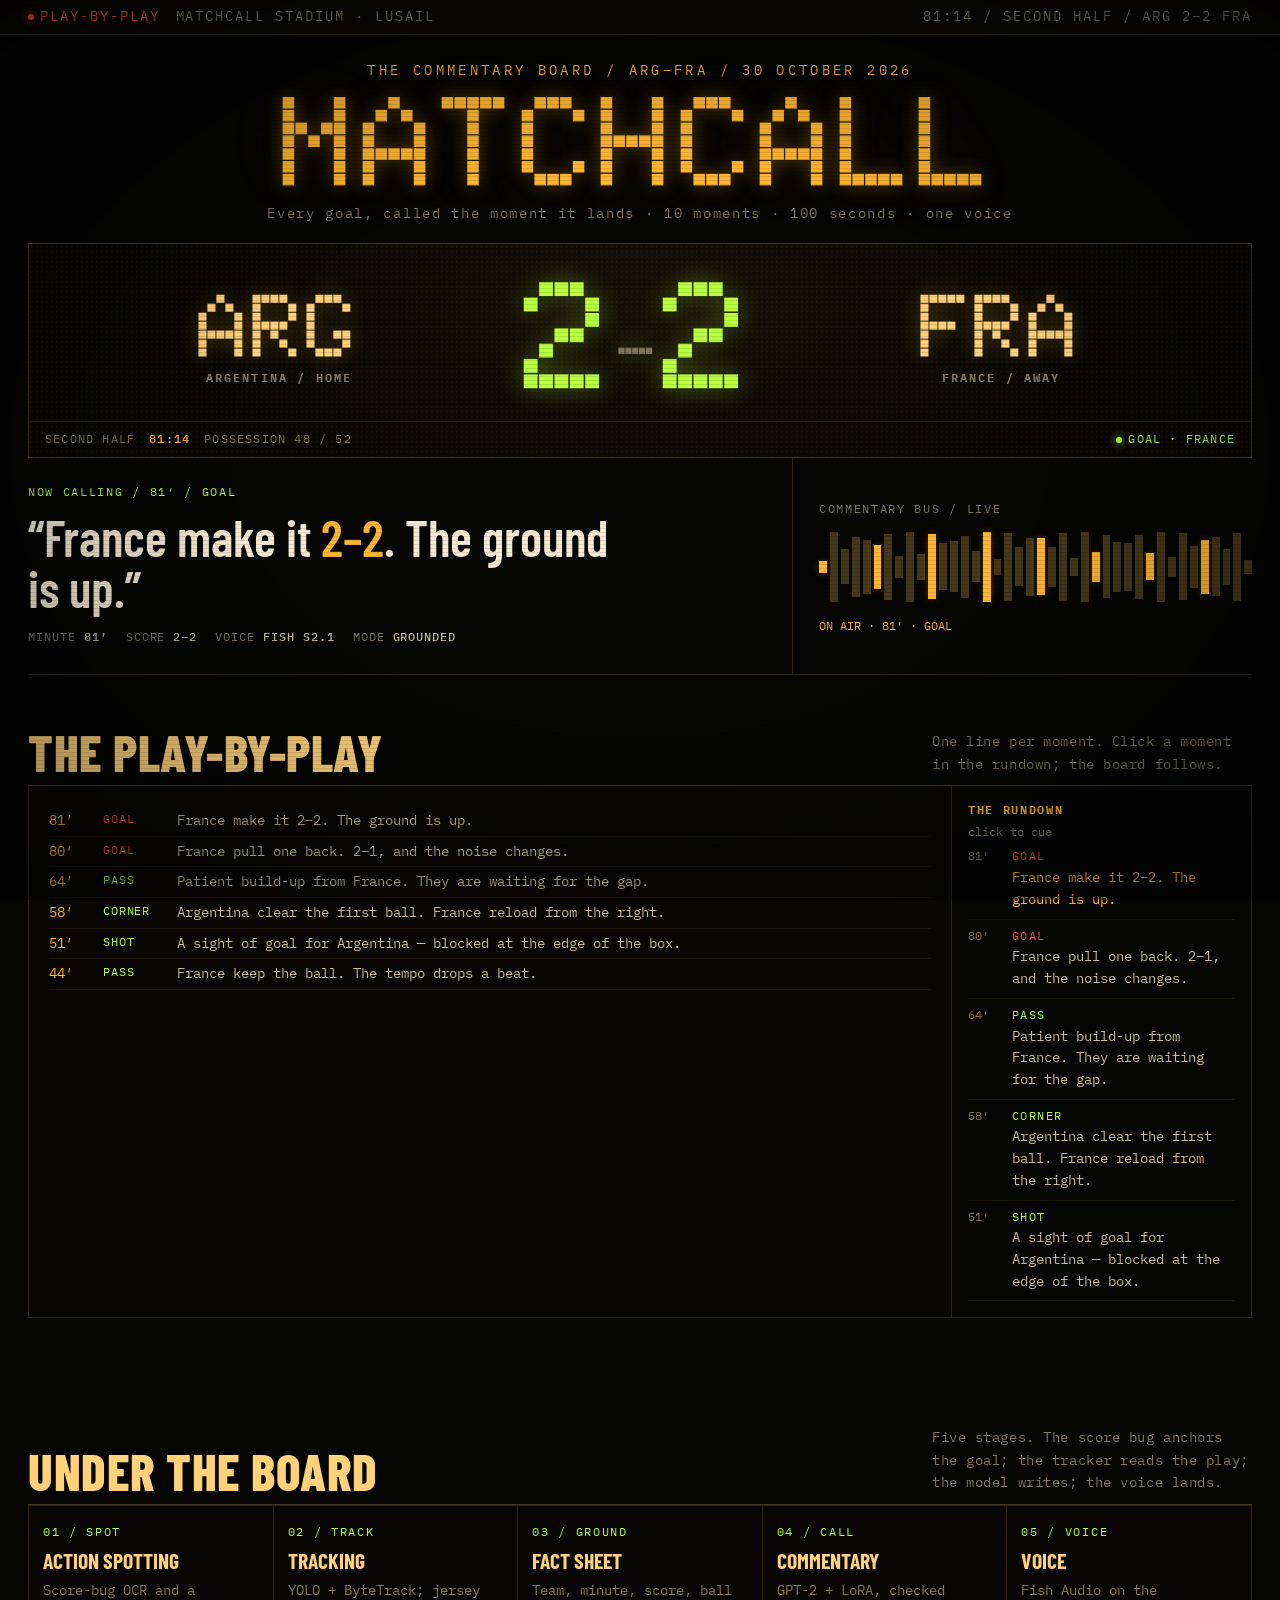
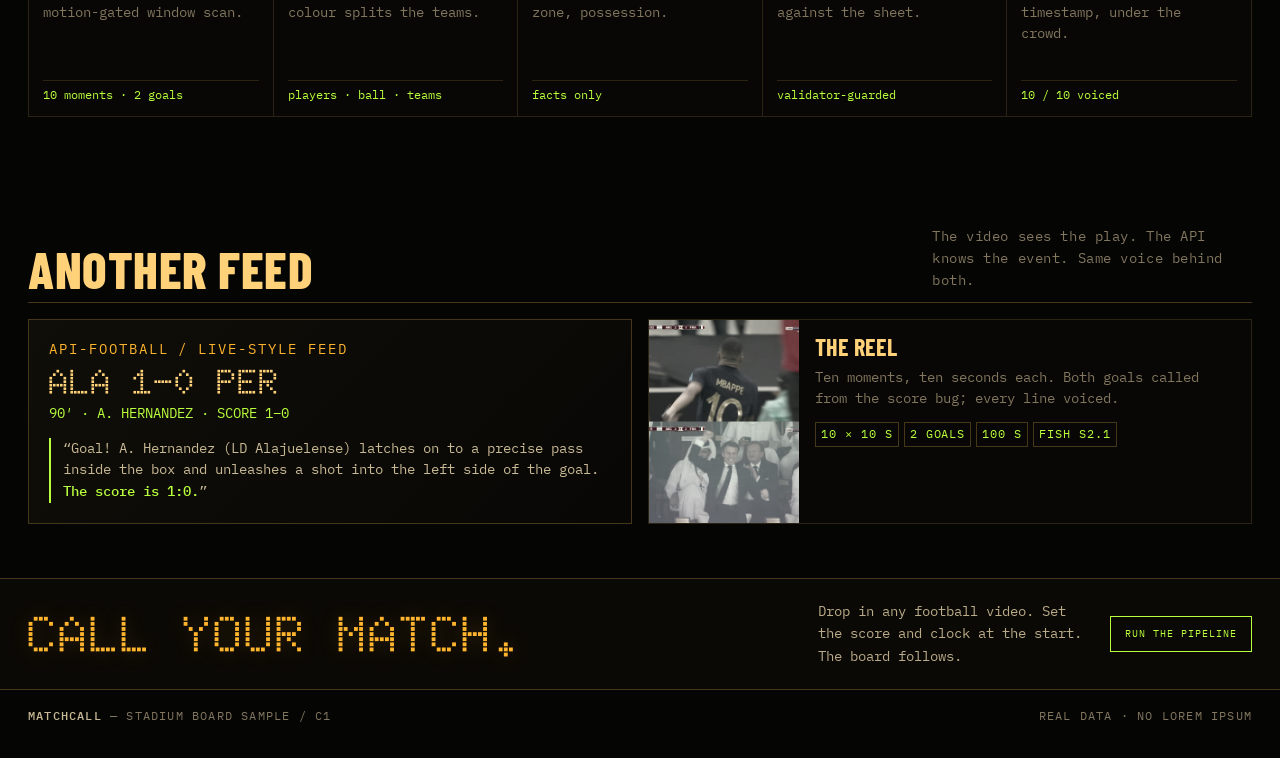
<file: design-demos/direction-c.html>
<!doctype html>
<html lang="en">
<head>
<meta charset="utf-8">
<meta name="viewport" content="width=device-width, initial-scale=1">
<title>Matchcall — Stadium Board</title>
<link rel="preconnect" href="https://fonts.googleapis.com">
<link rel="preconnect" href="https://fonts.gstatic.com" crossorigin>
<link href="https://fonts.googleapis.com/css2?family=Doto:wght@400;700;900&family=Barlow+Condensed:wght@500;600;700;800&family=IBM+Plex+Mono:wght@400;500&display=swap" rel="stylesheet">
<style>
  :root {
    color-scheme: dark;
    --bg: #050504;
    --bg2: #0a0906;
    --panel: #0e0d08;
    --line: #2b2414;
    --line2: #453819;
    --amber: #ffb52e;
    --amber-soft: #ffd27a;
    --lime: #b9ff3d;
    --red: #ff4a35;
    --ink: #f4e9d2;
    --ink2: #c8b995;
    --muted: #82765e;
    --dot: "Doto", "Share Tech Mono", monospace;
    --cond: "Barlow Condensed", "Arial Narrow", sans-serif;
    --mono: "IBM Plex Mono", ui-monospace, Consolas, monospace;
  }
  * { box-sizing: border-box; }
  html { background: var(--bg); }
  body {
    margin: 0; background: var(--bg); color: var(--ink);
    font-family: var(--cond); font-size: 16px; line-height: 1.4;
    -webkit-font-smoothing: antialiased;
  }
  body::before {
    content: ""; position: fixed; inset: 0; z-index: 80; pointer-events: none;
    background: repeating-linear-gradient(0deg, transparent 0 3px, rgba(0,0,0,.22) 3px 4px);
    opacity: .45;
  }
  body::after {
    content: ""; position: fixed; inset: 0; z-index: 79; pointer-events: none;
    background: radial-gradient(ellipse at center, transparent 45%, rgba(0,0,0,.45) 100%);
  }
  img { display: block; max-width: 100%; }
  a { color: inherit; }
  button { font: inherit; color: inherit; background: none; border: 0; cursor: pointer; }
  h1,h2,h3,p,dl,dd,figure,blockquote { margin: 0; }
  :focus-visible { outline: 2px solid var(--lime); outline-offset: 3px; }
  ::selection { background: var(--amber); color: #050504; }
  .wrap { width: min(1260px, calc(100% - 56px)); margin-inline: auto; }
  .mono { font-family: var(--mono); }

  .stadium-top {
    border-bottom: 1px solid var(--line);
    background: #080705;
  }
  .stadium-top .wrap { min-height: 34px; display: flex; align-items: center; gap: 16px; font-family: var(--mono); font-size: 9px; letter-spacing: .14em; text-transform: uppercase; color: var(--muted); }
  .stadium-top .live { color: var(--red); display: inline-flex; align-items: center; gap: 6px; }
  .stadium-top .live i { width: 6px; height: 6px; background: var(--red); border-radius: 50%; box-shadow: 0 0 9px var(--red); animation: pulse 1.4s infinite; }
  @keyframes pulse { 0%,100% { opacity: 1 } 50% { opacity: .3 } }
  .stadium-top .right { margin-left: auto; }

  .board-head { padding-block: 26px 10px; text-align: center; }
  .board-head .venue { font-family: var(--mono); font-size: 9px; letter-spacing: .24em; text-transform: uppercase; color: var(--amber); }
  .board-head h1 {
    font-family: var(--dot); font-size: clamp(3.4rem, 10vw, 9.4rem); font-weight: 900;
    line-height: .82; letter-spacing: .02em; color: var(--amber);
    text-shadow: 0 0 18px rgba(255,181,46,.35), 0 0 60px rgba(255,181,46,.12);
    margin-top: 8px;
  }
  .board-head .sub { font-family: var(--mono); font-size: 9px; letter-spacing: .12em; color: var(--muted); margin-top: 10px; }

  .scoreboard {
    margin-top: 10px; border: 1px solid var(--line2); background:
      radial-gradient(700px 300px at 50% 30%, rgba(255,181,46,.06), transparent 70%),
      #080705;
    position: relative; overflow: hidden;
  }
  .scoreboard::before {
    content: ""; position: absolute; inset: 0; pointer-events: none;
    background-image: radial-gradient(rgba(255,181,46,.18) 1px, transparent 1px);
    background-size: 5px 5px; opacity: .28;
  }
  .score-grid { display: grid; grid-template-columns: 1fr auto 1fr; align-items: center; gap: 20px; padding: 30px 26px 24px; position: relative; z-index: 1; }
  .team-name { font-family: var(--dot); font-weight: 900; font-size: clamp(2.8rem, 7vw, 7rem); line-height: .85; color: var(--amber-soft); text-shadow: 0 0 20px rgba(255,181,46,.3); text-align: center; }
  .team-name small { display: block; font-family: var(--mono); font-size: 8px; letter-spacing: .18em; color: var(--muted); text-shadow: none; margin-top: 8px; }
  .big-score { font-family: var(--dot); font-weight: 900; font-size: clamp(4rem, 12vw, 11rem); line-height: .8; color: var(--lime); text-shadow: 0 0 24px rgba(185,255,61,.4); letter-spacing: .02em; white-space: nowrap; }
  .big-score span { color: var(--muted); font-size: .45em; vertical-align: middle; }
  .board-row { display: flex; align-items: center; gap: 14px; border-top: 1px solid var(--line); padding: 9px 16px; position: relative; z-index: 1; font-family: var(--mono); font-size: 9px; color: var(--muted); letter-spacing: .1em; text-transform: uppercase; }
  .board-row b { color: var(--amber); font-weight: 500; }
  .board-row .goal { color: var(--lime); margin-left: auto; }
  .board-row .goal i { display: inline-block; width: 6px; height: 6px; background: var(--lime); border-radius: 50%; margin-right: 6px; box-shadow: 0 0 8px var(--lime); animation: pulse 1.2s infinite; }

  .call-strip { display: grid; grid-template-columns: 1.25fr .75fr; border-bottom: 1px solid var(--line); }
  .call-main { padding: 26px 28px 28px 0; border-right: 1px solid var(--line); }
  .call-tag { font-family: var(--mono); font-size: 9px; letter-spacing: .14em; text-transform: uppercase; color: var(--lime); }
  .call-main blockquote { font-family: var(--cond); font-size: clamp(1.9rem, 4vw, 3.4rem); line-height: 1.0; font-weight: 600; margin-top: 10px; max-width: 26ch; }
  .call-main blockquote em { color: var(--amber); font-style: normal; }
  .call-main .meta { display: flex; gap: 18px; flex-wrap: wrap; font-family: var(--mono); font-size: 9px; color: var(--muted); margin-top: 16px; text-transform: uppercase; letter-spacing: .08em; }
  .call-main .meta b { color: var(--ink2); font-weight: 500; }
  .meter { padding: 24px 0 20px 26px; display: flex; flex-direction: column; justify-content: center; }
  .meter .label { font-family: var(--mono); font-size: 8px; letter-spacing: .14em; text-transform: uppercase; color: var(--muted); }
  .bars { display: flex; align-items: center; gap: 3px; height: 78px; margin-top: 10px; }
  .bars i { flex: 1; background: var(--line2); height: 20%; display: block; }
  .bars i.on { background: var(--amber); box-shadow: 0 0 8px rgba(255,181,46,.25); }
  .meter .stamp { font-family: var(--mono); font-size: 9px; color: var(--amber); margin-top: 12px; }

  .section { padding-block: 54px; }
  .section-head { display: flex; align-items: end; gap: 24px; border-bottom: 1px solid var(--line2); padding-bottom: 10px; }
  .section-head h2 { font-family: var(--cond); font-size: clamp(2rem, 4vw, 3.3rem); line-height: .9; font-weight: 800; text-transform: uppercase; letter-spacing: .01em; color: var(--amber-soft); }
  .section-head p { margin-left: auto; max-width: 40ch; color: var(--muted); font-family: var(--mono); font-size: 9px; line-height: 1.6; letter-spacing: .04em; }
  .log-grid { display: grid; grid-template-columns: 1fr 300px; gap: 0; border: 1px solid var(--line); border-top: 0; }
  .terminal { padding: 20px; font-family: var(--mono); font-size: 11px; line-height: 1.8; background: #080705; }
  .terminal .row { display: grid; grid-template-columns: 44px 64px 1fr; gap: 10px; padding: 4px 0; border-bottom: 1px solid #17140d; }
  .terminal .t { color: var(--amber); }
  .terminal .k { color: var(--lime); text-transform: uppercase; font-size: 9px; letter-spacing: .07em; }
  .terminal .l { color: var(--ink2); }
  .terminal .row.goal .k { color: var(--red); }
  .rundown { border-left: 1px solid var(--line); padding: 16px; }
  .rundown h3 { font-family: var(--mono); font-size: 9px; letter-spacing: .14em; text-transform: uppercase; color: var(--amber); }
  .rundown p { font-family: var(--mono); font-size: 8px; color: var(--muted); margin-top: 5px; }
  .moment { width: 100%; display: grid; grid-template-columns: 36px 1fr; gap: 8px; text-align: left; padding: 8px 0; border-bottom: 1px solid #1a160e; }
  .moment:hover .mline, .moment.active .mline { color: var(--amber); }
  .moment .min { font-family: var(--mono); font-size: 9px; color: var(--muted); }
  .moment .kind { display: block; font-family: var(--mono); font-size: 7px; letter-spacing: .12em; text-transform: uppercase; color: var(--lime); }
  .moment.goal .kind { color: var(--red); }
  .moment .mline { display: block; font-family: var(--mono); font-size: 9px; line-height: 1.4; color: var(--ink2); margin-top: 2px; }

  .stages { display: grid; grid-template-columns: repeat(5,1fr); gap: 1px; background: var(--line); border: 1px solid var(--line); }
  .stage { background: #080705; padding: 18px 14px 20px; min-height: 170px; position: relative; }
  .stage .n { font-family: var(--mono); font-size: 8px; letter-spacing: .14em; color: var(--lime); }
  .stage h3 { font-family: var(--cond); font-size: 1.35rem; line-height: 1; font-weight: 700; margin-top: 10px; color: var(--amber-soft); text-transform: uppercase; }
  .stage p { font-family: var(--mono); font-size: 9px; line-height: 1.5; color: var(--muted); margin-top: 8px; }
  .stage .out { position: absolute; left: 14px; right: 14px; bottom: 12px; font-family: var(--mono); font-size: 8px; color: var(--lime); border-top: 1px solid var(--line); padding-top: 6px; }

  .two { display: grid; grid-template-columns: 1fr 1fr; gap: 16px; margin-top: 16px; }
  .api { border: 1px solid var(--line2); padding: 20px; background: linear-gradient(135deg, #100e08, #080705); }
  .api .lab { font-family: var(--mono); font-size: 8px; letter-spacing: .14em; text-transform: uppercase; color: var(--amber); }
  .api h3 { font-family: var(--dot); font-size: 2.2rem; line-height: .9; color: var(--amber-soft); margin-top: 8px; }
  .api .score { font-family: var(--mono); font-size: 9px; color: var(--lime); margin-top: 5px; }
  .api blockquote { font-family: var(--mono); font-size: 11px; line-height: 1.6; color: var(--ink2); margin-top: 14px; border-left: 2px solid var(--lime); padding-left: 12px; }
  .api blockquote b { color: var(--lime); font-weight: 500; }
  .reel { border: 1px solid var(--line); display: grid; grid-template-columns: 150px 1fr; background: #080705; }
  .reel img { width: 100%; height: 100%; object-fit: cover; filter: grayscale(.7) contrast(1.2) sepia(.2); }
  .reel .body { padding: 16px; }
  .reel h3 { font-family: var(--cond); font-size: 1.5rem; line-height: .95; color: var(--amber-soft); text-transform: uppercase; }
  .reel p { font-family: var(--mono); font-size: 9px; line-height: 1.6; color: var(--muted); margin-top: 8px; }
  .reel .tags { display: flex; gap: 5px; flex-wrap: wrap; margin-top: 12px; }
  .reel .tags span { font-family: var(--mono); font-size: 7px; letter-spacing: .08em; text-transform: uppercase; border: 1px solid var(--line2); padding: 3px 5px; color: var(--lime); }

  .cta { border-top: 1px solid var(--line2); border-bottom: 1px solid var(--line2); background: #0b0905; }
  .cta .wrap { min-height: 110px; display: flex; align-items: center; gap: 20px; }
  .cta h2 { font-family: var(--dot); font-size: clamp(1.8rem, 4vw, 3.2rem); line-height: .9; color: var(--amber); text-shadow: 0 0 18px rgba(255,181,46,.25); }
  .cta p { margin-left: auto; max-width: 34ch; font-family: var(--mono); font-size: 9px; line-height: 1.6; color: var(--muted); }
  .cta a { font-family: var(--mono); font-size: 10px; letter-spacing: .1em; text-transform: uppercase; border: 1px solid var(--lime); color: var(--lime); padding: 10px 14px; text-decoration: none; }
  .cta a:hover { background: var(--lime); color: #050504; }

  footer { padding-block: 18px 34px; font-family: var(--mono); font-size: 8px; letter-spacing: .1em; text-transform: uppercase; color: var(--muted); }
  footer .wrap { display: flex; justify-content: space-between; gap: 20px; flex-wrap: wrap; }
  footer b { color: var(--ink2); font-weight: 500; }

  @media (max-width: 960px) {
    .call-strip { grid-template-columns: 1fr; }
    .call-main { border-right: 0; border-bottom: 1px solid var(--line); padding-right: 0; }
    .meter { padding-left: 0; }
    .log-grid { grid-template-columns: 1fr; }
    .rundown { border-left: 0; border-top: 1px solid var(--line); }
    .stages { grid-template-columns: repeat(3,1fr); }
    .two { grid-template-columns: 1fr; }
  }
  @media (max-width: 620px) {
    .wrap { width: calc(100% - 32px); }
    .stadium-top .wrap > span:nth-child(2), .stadium-top .right { display: none; }
    .score-grid { grid-template-columns: 1fr auto 1fr; padding: 22px 12px 18px; gap: 8px; }
    .team-name { font-size: clamp(1.8rem, 8vw, 3.2rem); }
    .big-score { font-size: clamp(3rem, 18vw, 5.8rem); }
    .board-head h1 { font-size: clamp(2.7rem, 15vw, 4.8rem); }
    .stages { grid-template-columns: 1fr 1fr; }
    .stage { min-height: 150px; }
    .terminal .row { grid-template-columns: 36px 52px 1fr; gap: 6px; font-size: 9px; }
    .reel { grid-template-columns: 1fr; }
    .cta .wrap { flex-wrap: wrap; padding-block: 20px; }
    .cta p { margin-left: 0; }
  }
  /* readability floor for the design sample */
  .stadium-top, .board-head .venue, .board-head .sub, .board-row, .call-tag,
  .call-main .meta, .meter .label, .meter .stamp, .section-head p,
  .terminal .k, .rundown h3, .rundown p, .moment .min, .moment .kind,
  .stage .n, .stage .out, .api .lab, .api .score, .reel .tags span,
  .cta p, footer, .team-name small { font-size: 12px; }
  .stadium-top .wrap, .board-head .venue, .section-head p,
  .board-head .sub, .api .lab { font-size: 14px; }
  .api .score, .cta p { font-size: 14px; }
  .terminal, .terminal .l, .moment .mline, .stage p,
  .api blockquote, .reel p { font-size: 14px; line-height: 1.55; }
  .cta p { color: #b9ab89; }
  .stage { min-height: 210px; }
</style>
</head>
<body>

<div class="stadium-top">
  <div class="wrap">
    <span class="live"><i></i>PLAY-BY-PLAY</span>
    <span>MATCHCALL STADIUM · LUSAIL</span>
    <span class="right">81:14 / SECOND HALF / ARG 2–2 FRA</span>
  </div>
</div>

<header class="board-head wrap">
  <div class="venue">The commentary board / ARG–FRA / 30 October 2026</div>
  <h1>MATCHCALL</h1>
  <div class="sub">Every goal, called the moment it lands · 10 moments · 100 seconds · one voice</div>
</header>

<main>
  <section class="scoreboard wrap" aria-label="Scoreboard">
    <div class="score-grid">
      <div class="team-name">ARG<small>ARGENTINA / HOME</small></div>
      <div class="big-score">2<span>–</span>2</div>
      <div class="team-name">FRA<small>FRANCE / AWAY</small></div>
    </div>
    <div class="board-row"><span>SECOND HALF</span><b>81:14</b><span>POSSESSION 48 / 52</span><span class="goal"><i></i>GOAL · FRANCE</span></div>
  </section>

  <section class="call-strip wrap">
    <div class="call-main">
      <div class="call-tag">Now calling / 81′ / goal</div>
      <blockquote id="callLine">“France make it <em>2–2</em>. The ground is up.”</blockquote>
      <div class="meta"><span>MINUTE <b id="callMinute">81′</b></span><span>SCORE <b>2–2</b></span><span>VOICE <b>FISH S2.1</b></span><span>MODE <b>GROUNDED</b></span></div>
    </div>
    <div class="meter">
      <div class="label">Commentary bus / live</div>
      <div class="bars" id="bars" aria-hidden="true"></div>
      <div class="stamp" id="meterStamp">ON AIR · 81′ · GOAL</div>
    </div>
  </section>

  <section class="section wrap" id="log">
    <div class="section-head"><h2>The play-by-play</h2><p>One line per moment. Click a moment in the rundown; the board follows.</p></div>
    <div class="log-grid">
      <div class="terminal" id="terminal">
        <div class="row goal"><span class="t">81′</span><span class="k">GOAL</span><span class="l">France make it 2–2. The ground is up.</span></div>
        <div class="row goal"><span class="t">80′</span><span class="k">GOAL</span><span class="l">France pull one back. 2–1, and the noise changes.</span></div>
        <div class="row"><span class="t">64′</span><span class="k">PASS</span><span class="l">Patient build-up from France. They are waiting for the gap.</span></div>
        <div class="row"><span class="t">58′</span><span class="k">CORNER</span><span class="l">Argentina clear the first ball. France reload from the right.</span></div>
        <div class="row"><span class="t">51′</span><span class="k">SHOT</span><span class="l">A sight of goal for Argentina — blocked at the edge of the box.</span></div>
        <div class="row"><span class="t">44′</span><span class="k">PASS</span><span class="l">France keep the ball. The tempo drops a beat.</span></div>
      </div>
      <aside class="rundown">
        <h3>The rundown</h3>
        <p>click to cue</p>
        <button class="moment goal active" data-min="81′" data-event="GOAL" data-line="France make it 2–2. The ground is up.">
          <span class="min">81′</span><span><span class="kind">Goal</span><span class="mline">France make it 2–2. The ground is up.</span></span>
        </button>
        <button class="moment goal" data-min="80′" data-event="GOAL" data-line="France pull one back. 2–1, and the noise changes.">
          <span class="min">80′</span><span><span class="kind">Goal</span><span class="mline">France pull one back. 2–1, and the noise changes.</span></span>
        </button>
        <button class="moment" data-min="64′" data-event="PASS" data-line="Patient build-up from France. They are waiting for the gap.">
          <span class="min">64′</span><span><span class="kind">Pass</span><span class="mline">Patient build-up from France. They are waiting for the gap.</span></span>
        </button>
        <button class="moment" data-min="58′" data-event="CORNER" data-line="Argentina clear the first ball. France reload from the right.">
          <span class="min">58′</span><span><span class="kind">Corner</span><span class="mline">Argentina clear the first ball. France reload from the right.</span></span>
        </button>
        <button class="moment" data-min="51′" data-event="SHOT" data-line="A sight of goal for Argentina — blocked at the edge of the box.">
          <span class="min">51′</span><span><span class="kind">Shot</span><span class="mline">A sight of goal for Argentina — blocked at the edge of the box.</span></span>
        </button>
      </aside>
    </div>
  </section>

  <section class="section wrap" id="system">
    <div class="section-head"><h2>Under the board</h2><p>Five stages. The score bug anchors the goal; the tracker reads the play; the model writes; the voice lands.</p></div>
    <div class="stages">
      <article class="stage"><div class="n">01 / SPOT</div><h3>Action spotting</h3><p>Score-bug OCR and a motion-gated window scan.</p><div class="out">10 moments · 2 goals</div></article>
      <article class="stage"><div class="n">02 / TRACK</div><h3>Tracking</h3><p>YOLO + ByteTrack; jersey colour splits the teams.</p><div class="out">players · ball · teams</div></article>
      <article class="stage"><div class="n">03 / GROUND</div><h3>Fact sheet</h3><p>Team, minute, score, ball zone, possession.</p><div class="out">facts only</div></article>
      <article class="stage"><div class="n">04 / CALL</div><h3>Commentary</h3><p>GPT-2 + LoRA, checked against the sheet.</p><div class="out">validator-guarded</div></article>
      <article class="stage"><div class="n">05 / VOICE</div><h3>Voice</h3><p>Fish Audio on the timestamp, under the crowd.</p><div class="out">10 / 10 voiced</div></article>
    </div>
  </section>

  <section class="section wrap" id="api">
    <div class="section-head"><h2>Another feed</h2><p>The video sees the play. The API knows the event. Same voice behind both.</p></div>
    <div class="two">
      <article class="api">
        <div class="lab">API-Football / live-style feed</div>
        <h3>ALA 1–0 PER</h3>
        <div class="score">90′ · A. HERNANDEZ · SCORE 1–0</div>
        <blockquote>“Goal! A. Hernandez (LD Alajuelense) latches on to a precise pass inside the box and unleashes a shot into the left side of the goal. <b>The score is 1:0.</b>”</blockquote>
      </article>
      <article class="reel">
        <img src="../docs/goal_clip_contact.jpg" alt="Goal clip contact sheet">
        <div class="body">
          <h3>The reel</h3>
          <p>Ten moments, ten seconds each. Both goals called from the score bug; every line voiced.</p>
          <div class="tags"><span>10 × 10 s</span><span>2 goals</span><span>100 s</span><span>Fish s2.1</span></div>
        </div>
      </article>
    </div>
  </section>

  <section class="cta">
    <div class="wrap">
      <h2>CALL YOUR MATCH.</h2>
      <p>Drop in any football video. Set the score and clock at the start. The board follows.</p>
      <a href="#top">RUN THE PIPELINE</a>
    </div>
  </section>
</main>

<footer>
  <div class="wrap"><span><b>Matchcall</b> — stadium board sample / C1</span><span>Real data · no lorem ipsum</span></div>
</footer>

<script>
  const moments = Array.from(document.querySelectorAll('.moment'));
  const callLine = document.getElementById('callLine');
  const callMinute = document.getElementById('callMinute');
  const meterStamp = document.getElementById('meterStamp');
  moments.forEach(btn => {
    btn.addEventListener('click', () => {
      moments.forEach(b => b.classList.remove('active'));
      btn.classList.add('active');
      callMinute.textContent = btn.dataset.min;
      callLine.textContent = '“' + btn.dataset.line + '”';
      meterStamp.textContent = 'ON AIR · ' + btn.dataset.min + ' · ' + btn.dataset.event;
    });
  });

  const bars = document.getElementById('bars');
  for (let i = 0; i < 40; i++) {
    const bar = document.createElement('i');
    const h = 16 + Math.round(Math.abs(Math.sin(i * 1.37)) * 74);
    bar.style.height = h + '%';
    if (i % 5 === 0) bar.classList.add('on');
    bars.appendChild(bar);
  }
</script>
</body>
</html>
</file>
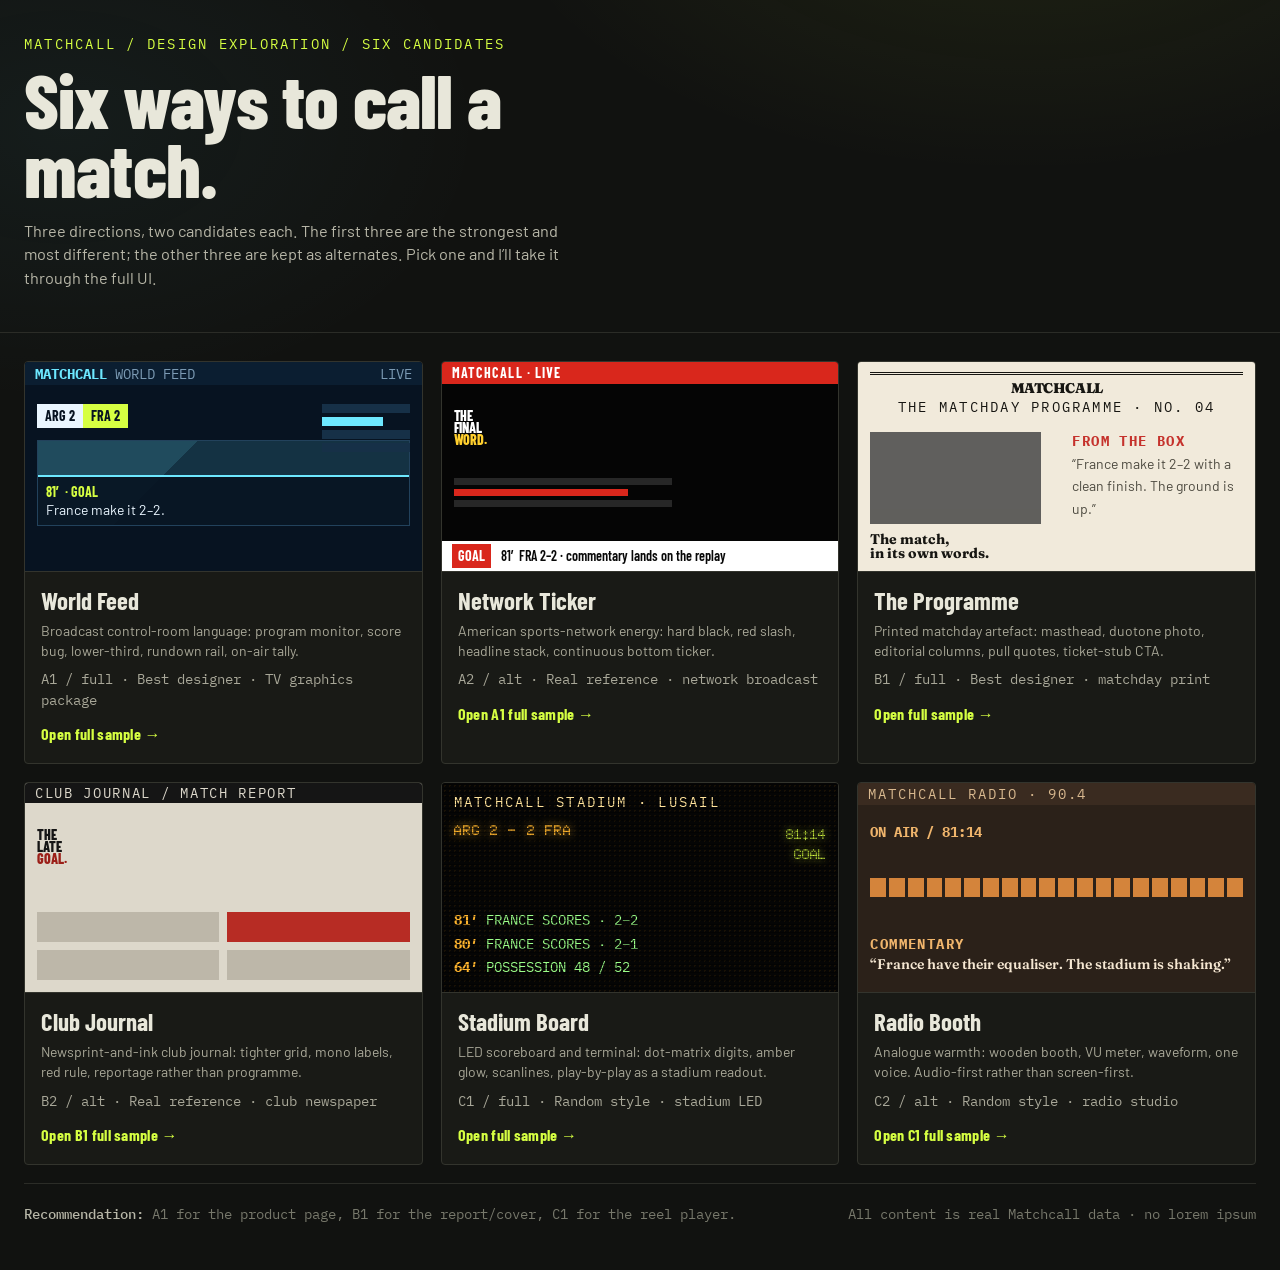
<file: design-demos/directions.html>
<!doctype html>
<html lang="en">
<head>
<meta charset="utf-8">
<meta name="viewport" content="width=device-width, initial-scale=1">
<title>Matchcall — design directions</title>
<link rel="preconnect" href="https://fonts.googleapis.com">
<link rel="preconnect" href="https://fonts.gstatic.com" crossorigin>
<link href="https://fonts.googleapis.com/css2?family=Barlow+Condensed:wght@600;700;800&family=Barlow:wght@400;500;600&family=IBM+Plex+Mono:wght@400;500&family=Fraunces:opsz,wght@9..144,600;9..144,700;9..144,900&family=Libre+Franklin:wght@400;500;700&family=Doto:wght@400;700;900&display=swap" rel="stylesheet">
<style>
  :root {
    --bg: #111210;
    --paper: #f1eadb;
    --ink: #171612;
    --line: #34342d;
    --muted: #9d9b8c;
    --lime: #d6ff42;
    --cyan: #6de8ff;
    --red: #f0523d;
    --amber: #ffb52e;
    --blue: #23476f;
    --serif: "Fraunces", Georgia, serif;
    --cond: "Barlow Condensed", "Arial Narrow", sans-serif;
    --sans: "Barlow", "Segoe UI", system-ui, sans-serif;
    --mono: "IBM Plex Mono", ui-monospace, Consolas, monospace;
    --dot: "Doto", "Share Tech Mono", monospace;
  }
  * { box-sizing: border-box; }
  html { background: var(--bg); }
  body {
    margin: 0;
    background:
      radial-gradient(900px 500px at 80% -10%, rgba(214,255,66,.08), transparent 60%),
      radial-gradient(700px 460px at 5% 10%, rgba(109,232,255,.05), transparent 60%),
      var(--bg);
    color: #e8e7da;
    font-family: var(--sans);
    font-size: 16px;
    line-height: 1.45;
    -webkit-font-smoothing: antialiased;
  }
  a { color: inherit; }
  .wrap { width: min(1240px, calc(100% - 48px)); margin-inline: auto; }
  header { padding-block: 34px 26px; border-bottom: 1px solid #2b2c27; }
  .kicker {
    font-family: var(--mono); font-size: 11px; letter-spacing: .16em;
    text-transform: uppercase; color: var(--lime);
  }
  h1 {
    font-family: var(--cond); font-size: clamp(2.6rem, 6vw, 5.4rem);
    line-height: .9; letter-spacing: -.01em; margin: 10px 0 12px;
    font-weight: 800; max-width: 16ch;
  }
  .intro { max-width: 62ch; color: #b8b7a8; font-size: 1.02rem; }
  .board {
    display: grid; grid-template-columns: repeat(3, 1fr); gap: 18px;
    padding-block: 28px 18px;
  }
  .card {
    border: 1px solid #33342d; background: #191a16; border-radius: 4px;
    overflow: hidden; display: flex; flex-direction: column;
    min-width: 0;
  }
  .preview { height: 210px; position: relative; overflow: hidden; border-bottom: 1px solid #33342d; }
  .preview .tag { display: none; }
  .card-body { padding: 16px 16px 18px; display: grid; gap: 8px; }
  .card-body h2 {
    font-family: var(--cond); font-size: 1.55rem; line-height: 1; margin: 0;
    font-weight: 700;
  }
  .card-body p { margin: 0; color: #aaa999; font-size: .88rem; }
  .card-body .why { color: #77786b; font-size: .78rem; font-family: var(--mono); }
  .card-body a {
    margin-top: 4px; font-family: var(--cond); font-weight: 700; font-size: 1rem;
    text-decoration: none; color: var(--lime); letter-spacing: .02em;
  }
  .card-body a:hover { text-decoration: underline; }

  /* A1 — world feed */
  .a1 { background: #071321; color: #eaf6ff; }
  .a1 .bar { height: 23px; background: #0b1e31; display: flex; align-items: center; gap: 8px; padding: 0 10px; font: 9px/1 var(--mono); color: #7b9ab3; }
  .a1 .bar b { color: #6de8ff; }
  .a1 .scorebug { position: absolute; left: 12px; top: 42px; display: flex; }
  .a1 .scorebug span { background: #eaf6ff; color: #071321; padding: 5px 8px; font: 700 12px/1 var(--cond); }
  .a1 .scorebug span + span { background: #d6ff42; }
  .a1 .monitor { position: absolute; left: 12px; right: 12px; top: 78px; height: 86px; background: #0d2135; border: 1px solid #22425c; overflow: hidden; }
  .a1 .monitor:before { content: ""; position: absolute; inset: 0; background: linear-gradient(135deg, #204b5d 0 35%, #143243 35% 100%); }
  .a1 .lower { position: absolute; left: 0; right: 0; bottom: 0; background: #071321e6; border-top: 2px solid #6de8ff; padding: 6px 8px; font: 9px/1.3 var(--sans); }
  .a1 .lower b { color: #d6ff42; font-family: var(--cond); font-size: 12px; }
  .a1 .rundown { position: absolute; right: 12px; top: 42px; width: 88px; display: grid; gap: 4px; }
  .a1 .rundown i { height: 9px; background: #163047; display: block; }
  .a1 .rundown i:nth-child(2) { background: #6de8ff; width: 70%; }

  /* A2 — network ticker */
  .a2 { background: #050505; color: #fff; }
  .a2 .top { background: #d9271c; height: 22px; display: flex; align-items: center; padding: 0 10px; font: 700 10px/1 var(--cond); letter-spacing: .08em; }
  .a2 .big { position: absolute; left: 12px; top: 48px; font: 800 30px/.85 var(--cond); letter-spacing: -.02em; }
  .a2 .big em { color: #ffcf2e; font-style: normal; }
  .a2 .ticker { position: absolute; left: 0; right: 0; bottom: 0; height: 30px; background: #fff; color: #080808; display: flex; align-items: center; gap: 10px; padding: 0 10px; font: 600 9px/1 var(--cond); }
  .a2 .ticker b { background: #d9271c; color: #fff; padding: 5px 6px; font-size: 8px; }
  .a2 .lines { position: absolute; left: 12px; top: 116px; width: 55%; display: grid; gap: 4px; }
  .a2 .lines i { display: block; height: 7px; background: #272727; }
  .a2 .lines i:nth-child(2) { width: 80%; background: #d9271c; }

  /* B1 — programme */
  .b1 { background: #f1eadb; color: #171612; }
  .b1 .rule { border-top: 3px double #171612; margin: 10px 12px 0; }
  .b1 .mast { font: 900 24px/.85 var(--serif); text-align: center; padding-top: 8px; letter-spacing: -.03em; }
  .b1 .sub { font: 8px/1 var(--mono); text-align: center; letter-spacing: .16em; margin-top: 5px; }
  .b1 .photo { position: absolute; left: 12px; top: 70px; width: 43%; height: 92px; background: #c5322c; filter: grayscale(1) contrast(1.2); opacity: .85; }
  .b1 .headline { position: absolute; left: 12px; top: 170px; font: 700 16px/1 var(--serif); width: 80%; }
  .b1 .col { position: absolute; right: 12px; top: 72px; width: 43%; font: 7px/1.6 var(--sans); color: #4d4a40; }
  .b1 .col b { display: block; font: 700 7px/1 var(--mono); color: #c5322c; letter-spacing: .1em; margin-bottom: 5px; }
  .b1 .score { position: absolute; left: 12px; top: 48px; font: 700 10px/1 var(--mono); color: #203a5b; }

  /* B2 — club journal */
  .b2 { background: #ddd8cb; color: #151515; }
  .b2 .bar { height: 20px; background: #151515; color: #ddd8cb; display: flex; align-items: center; padding: 0 10px; font: 8px/1 var(--mono); letter-spacing: .12em; }
  .b2 .head { font: 800 25px/.86 var(--cond); padding: 26px 12px 0; text-transform: uppercase; }
  .b2 .head span { color: #b72c24; }
  .b2 .grid { position: absolute; left: 12px; right: 12px; bottom: 12px; display: grid; grid-template-columns: 1fr 1fr; gap: 8px; }
  .b2 .grid i { height: 30px; background: #bdb7a9; display: block; }
  .b2 .grid i:nth-child(2) { background: #b72c24; }

  /* C1 — stadium board */
  .c1 { background: #050505; color: #ffb52e; }
  .c1 .gridbg { position: absolute; inset: 0; background-image: radial-gradient(#2a1b05 1px, transparent 1px); background-size: 5px 5px; opacity: .55; }
  .c1 .label { position: absolute; left: 12px; top: 12px; font: 8px/1 var(--mono); letter-spacing: .16em; color: #ffe39c; }
  .c1 .led { position: absolute; left: 12px; top: 42px; font: 900 16px/.9 var(--dot); letter-spacing: .08em; text-shadow: 0 0 10px #ffb52e; }
  .c1 .ledsmall { position: absolute; right: 12px; top: 42px; font: 700 8px/1.4 var(--dot); text-align: right; color: #d7ff42; text-shadow: 0 0 8px #d7ff42; }
  .c1 .log { position: absolute; left: 12px; right: 12px; bottom: 12px; font: 7px/1.7 var(--mono); color: #9cff8a; }
  .c1 .log b { color: #ffb52e; }
  .c1 .scan { position: absolute; inset: 0; background: repeating-linear-gradient(0deg, transparent 0 3px, #00000066 3px 4px); pointer-events: none; }

  /* C2 — radio booth */
  .c2 { background: #2b2119; color: #e9dcc6; }
  .c2 .top { height: 22px; background: #3a2b20; display: flex; align-items: center; padding: 0 10px; font: 8px/1 var(--mono); letter-spacing: .14em; color: #d9b98f; }
  .c2 .dial { position: absolute; left: 12px; top: 42px; font: 700 11px/1 var(--mono); color: #f0b56c; }
  .c2 .wave { position: absolute; left: 12px; right: 12px; top: 72px; height: 64px; display: flex; align-items: center; gap: 3px; }
  .c2 .wave i { flex: 1; background: #d4843b; height: 30%; display: block; }
  .c2 .quote { position: absolute; left: 12px; right: 12px; bottom: 18px; font: 600 9px/1.4 var(--serif); color: #f5e7d2; }
  .c2 .quote b { color: #f0b56c; font-family: var(--mono); font-size: 8px; letter-spacing: .1em; }

  .footer { padding: 20px 0 46px; border-top: 1px solid #2b2c27; color: #77786b; font-family: var(--mono); font-size: 11px; display: flex; justify-content: space-between; gap: 20px; flex-wrap: wrap; }
  .footer b { color: #b8b7a8; font-weight: 500; }
  /* readability floor for the direction board */
  .kicker, .footer { font-size: 14px; }
  .card-body p { font-size: 14px; }
  .card-body .why { font-size: 14px; color: #a8a798; }
  .preview * { font-size: 14px !important; }
  .b2 .head span { color: #9b1f18; }
  @media (max-width: 980px) { .board { grid-template-columns: repeat(2, 1fr); } }
  @media (max-width: 640px) {
    .wrap { width: calc(100% - 32px); }
    .board { grid-template-columns: 1fr; }
    .preview { height: 200px; }
  }
</style>
</head>
<body>
<header>
  <div class="wrap">
    <div class="kicker">Matchcall / design exploration / six candidates</div>
    <h1>Six ways to call a match.</h1>
    <p class="intro">Three directions, two candidates each. The first three are the strongest and most different; the other three are kept as alternates. Pick one and I’ll take it through the full UI.</p>
  </div>
</header>
<main class="wrap">
  <div class="board">

    <article class="card">
      <div class="preview a1">
        <span class="tag">A1 / full</span>
        <div class="bar"><b>MATCHCALL</b><span>WORLD FEED</span><span style="margin-left:auto">LIVE</span></div>
        <div class="scorebug"><span>ARG 2</span><span>FRA 2</span></div>
        <div class="monitor"><div class="lower"><b>81′ · GOAL</b><br>France make it 2–2.</div></div>
        <div class="rundown"><i></i><i></i><i></i><i></i></div>
      </div>
      <div class="card-body">
        <h2>World Feed</h2>
        <p>Broadcast control-room language: program monitor, score bug, lower-third, rundown rail, on-air tally.</p>
        <div class="why">A1 / full · Best designer · TV graphics package</div>
        <a href="direction-a.html">Open full sample →</a>
      </div>
    </article>

    <article class="card">
      <div class="preview a2">
        <span class="tag">A2 / alt</span>
        <div class="top">MATCHCALL · LIVE</div>
        <div class="big">THE<br>FINAL<br><em>WORD.</em></div>
        <div class="lines"><i></i><i></i><i></i></div>
        <div class="ticker"><b>GOAL</b><span>81′ FRA 2–2 · commentary lands on the replay</span></div>
      </div>
      <div class="card-body">
        <h2>Network Ticker</h2>
        <p>American sports-network energy: hard black, red slash, headline stack, continuous bottom ticker.</p>
        <div class="why">A2 / alt · Real reference · network broadcast</div>
        <a href="direction-a.html">Open A1 full sample →</a>
      </div>
    </article>

    <article class="card">
      <div class="preview b1">
        <span class="tag">B1 / full</span>
        <div class="rule"></div>
        <div class="mast">MATCHCALL</div>
        <div class="sub">THE MATCHDAY PROGRAMME · NO. 04</div>
        <div class="photo"></div>
        <div class="col"><b>FROM THE BOX</b>“France make it 2–2 with a clean finish. The ground is up.”</div>
        <div class="headline">The match,<br>in its own words.</div>
      </div>
      <div class="card-body">
        <h2>The Programme</h2>
        <p>Printed matchday artefact: masthead, duotone photo, editorial columns, pull quotes, ticket-stub CTA.</p>
        <div class="why">B1 / full · Best designer · matchday print</div>
        <a href="direction-b.html">Open full sample →</a>
      </div>
    </article>

    <article class="card">
      <div class="preview b2">
        <span class="tag">B2 / alt</span>
        <div class="bar">CLUB JOURNAL / MATCH REPORT</div>
        <div class="head">THE<br>LATE<br><span>GOAL.</span></div>
        <div class="grid"><i></i><i></i><i></i><i></i></div>
      </div>
      <div class="card-body">
        <h2>Club Journal</h2>
        <p>Newsprint-and-ink club journal: tighter grid, mono labels, red rule, reportage rather than programme.</p>
        <div class="why">B2 / alt · Real reference · club newspaper</div>
        <a href="direction-b.html">Open B1 full sample →</a>
      </div>
    </article>

    <article class="card">
      <div class="preview c1">
        <span class="tag">C1 / full</span>
        <div class="gridbg"></div>
        <div class="label">MATCHCALL STADIUM · LUSAIL</div>
        <div class="led">ARG 2 — 2 FRA</div>
        <div class="ledsmall">81:14<br>GOAL</div>
        <div class="log"><b>81′</b> FRANCE SCORES · 2–2<br><b>80′</b> FRANCE SCORES · 2–1<br><b>64′</b> POSSESSION 48 / 52</div>
        <div class="scan"></div>
      </div>
      <div class="card-body">
        <h2>Stadium Board</h2>
        <p>LED scoreboard and terminal: dot-matrix digits, amber glow, scanlines, play-by-play as a stadium readout.</p>
        <div class="why">C1 / full · Random style · stadium LED</div>
        <a href="direction-c.html">Open full sample →</a>
      </div>
    </article>

    <article class="card">
      <div class="preview c2">
        <span class="tag">C2 / alt</span>
        <div class="top">MATCHCALL RADIO · 90.4</div>
        <div class="dial">ON AIR / 81:14</div>
        <div class="wave"><i></i><i></i><i></i><i></i><i></i><i></i><i></i><i></i><i></i><i></i><i></i><i></i><i></i><i></i><i></i><i></i><i></i><i></i><i></i><i></i></div>
        <div class="quote"><b>COMMENTARY</b><br>“France have their equaliser. The stadium is shaking.”</div>
      </div>
      <div class="card-body">
        <h2>Radio Booth</h2>
        <p>Analogue warmth: wooden booth, VU meter, waveform, one voice. Audio-first rather than screen-first.</p>
        <div class="why">C2 / alt · Random style · radio studio</div>
        <a href="direction-c.html">Open C1 full sample →</a>
      </div>
    </article>

  </div>
  <div class="footer">
    <span><b>Recommendation:</b> A1 for the product page, B1 for the report/cover, C1 for the reel player.</span>
    <span>All content is real Matchcall data · no lorem ipsum</span>
  </div>
</main>
</body>
</html>
</file>
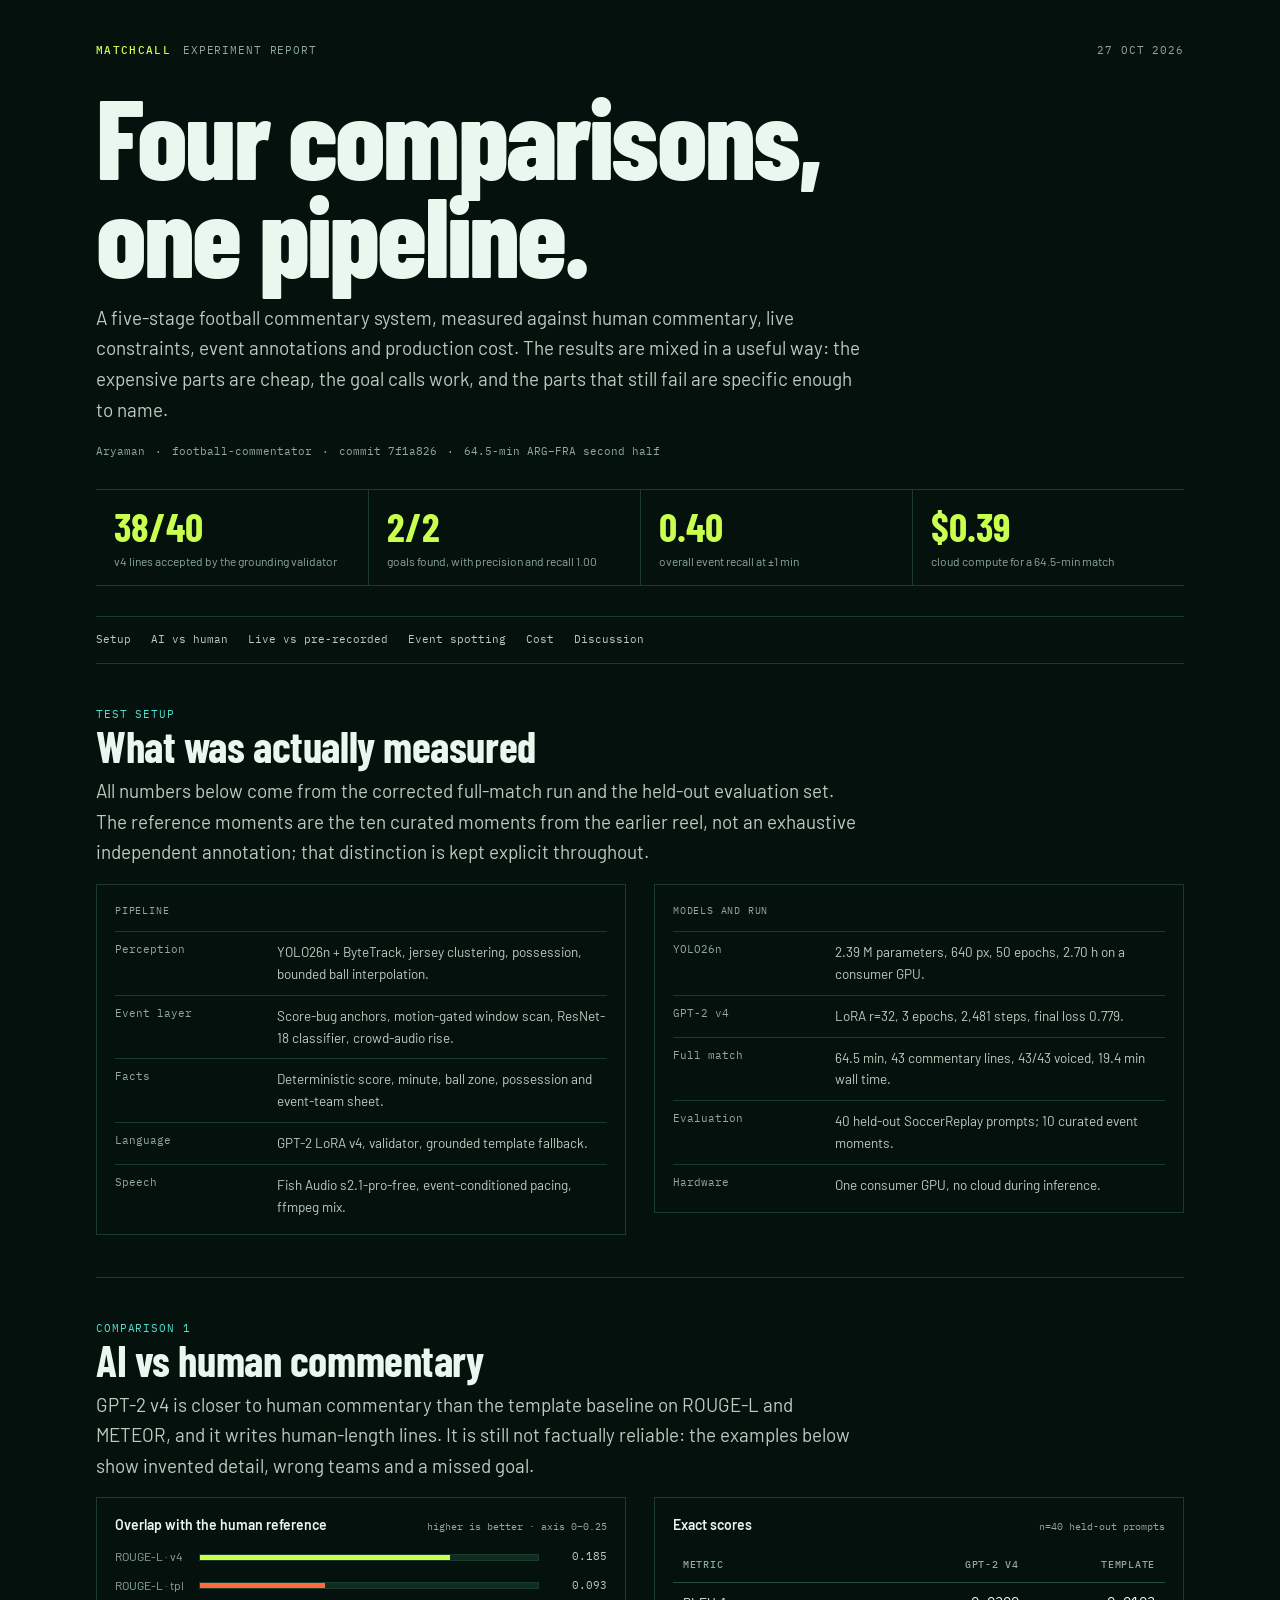
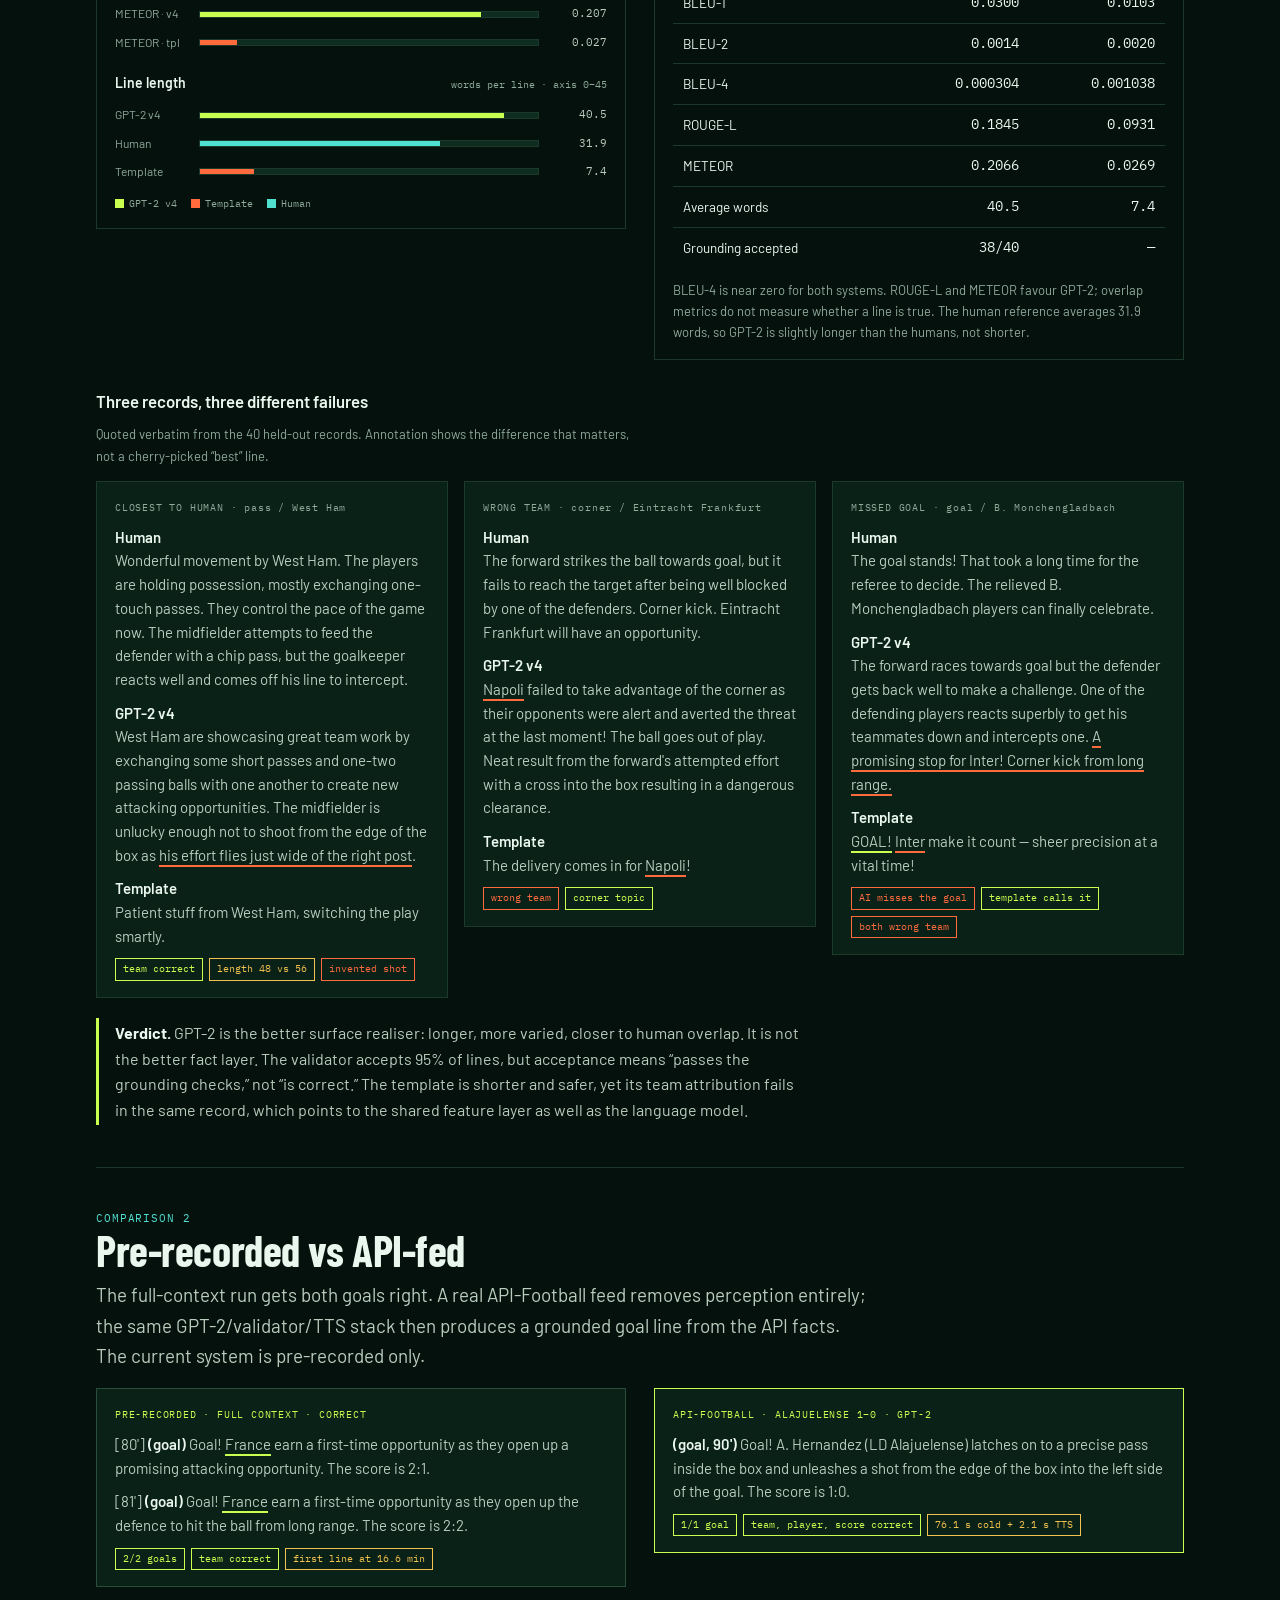
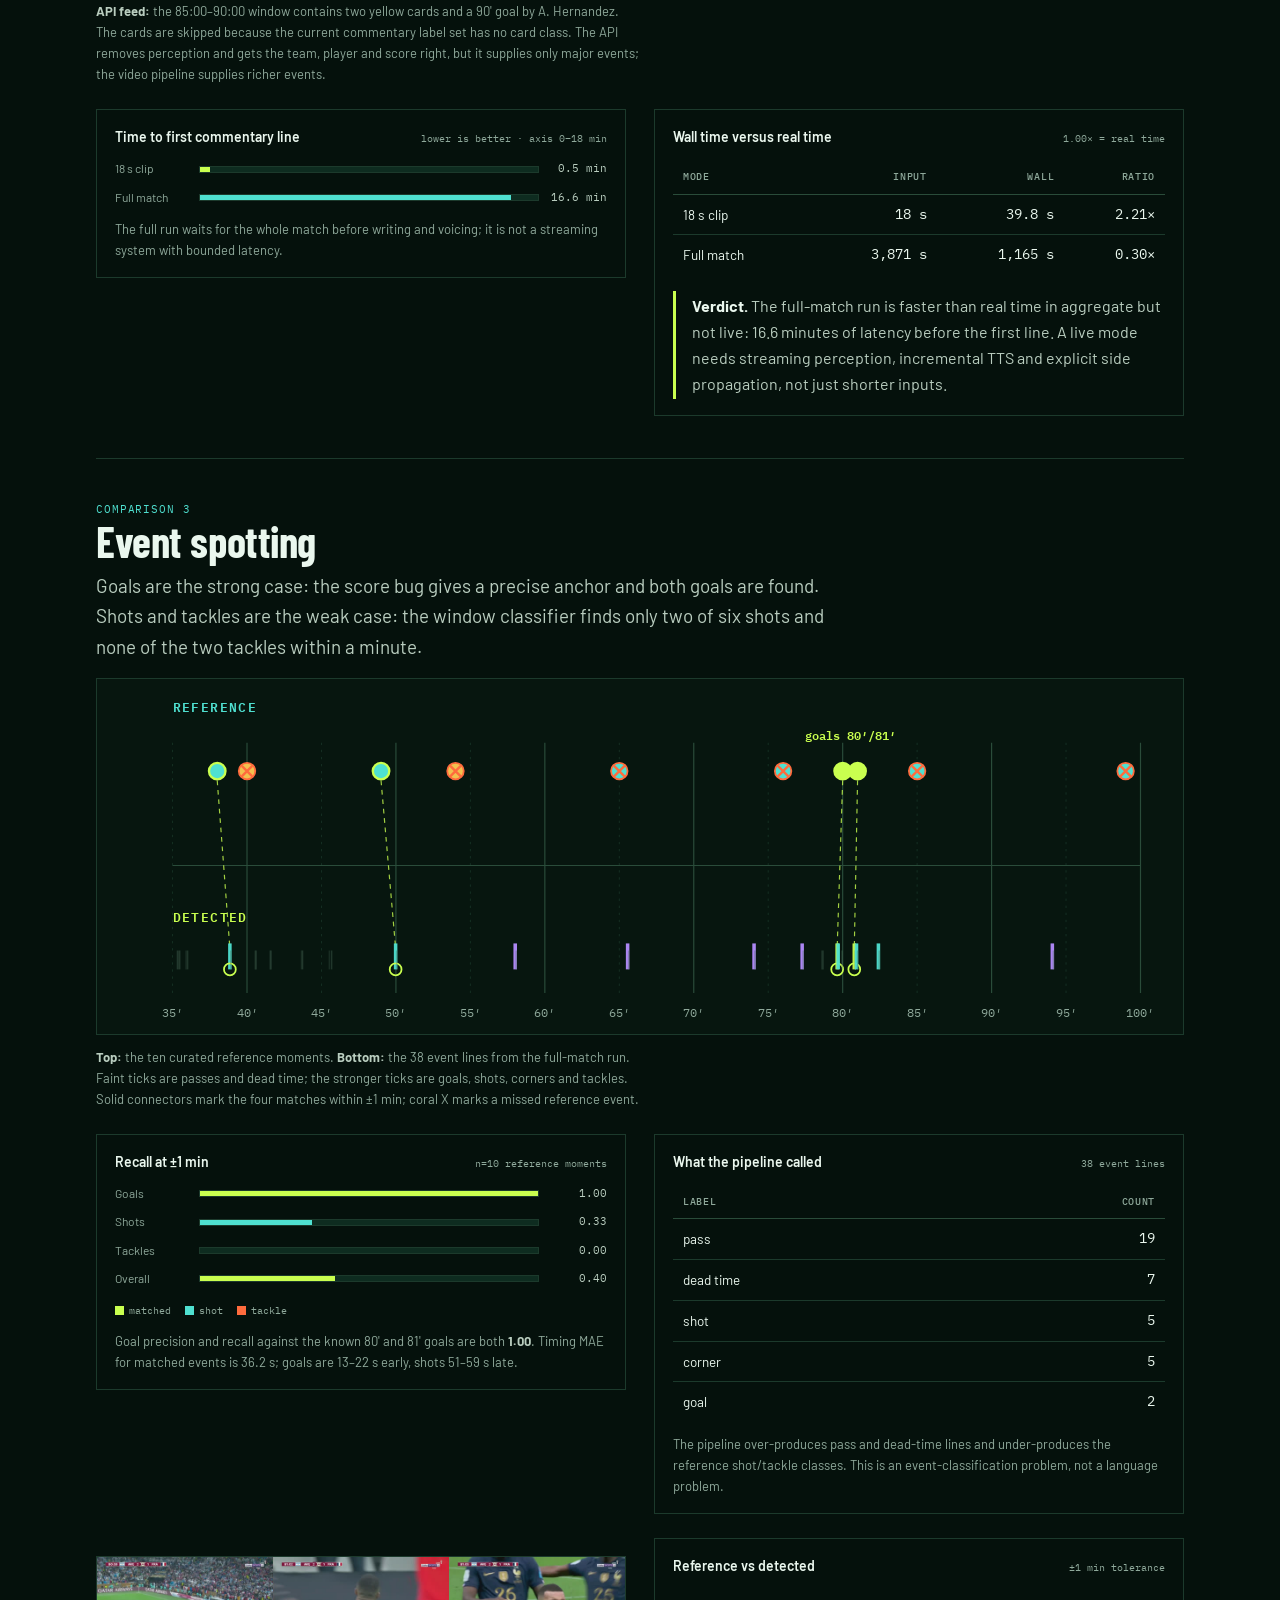
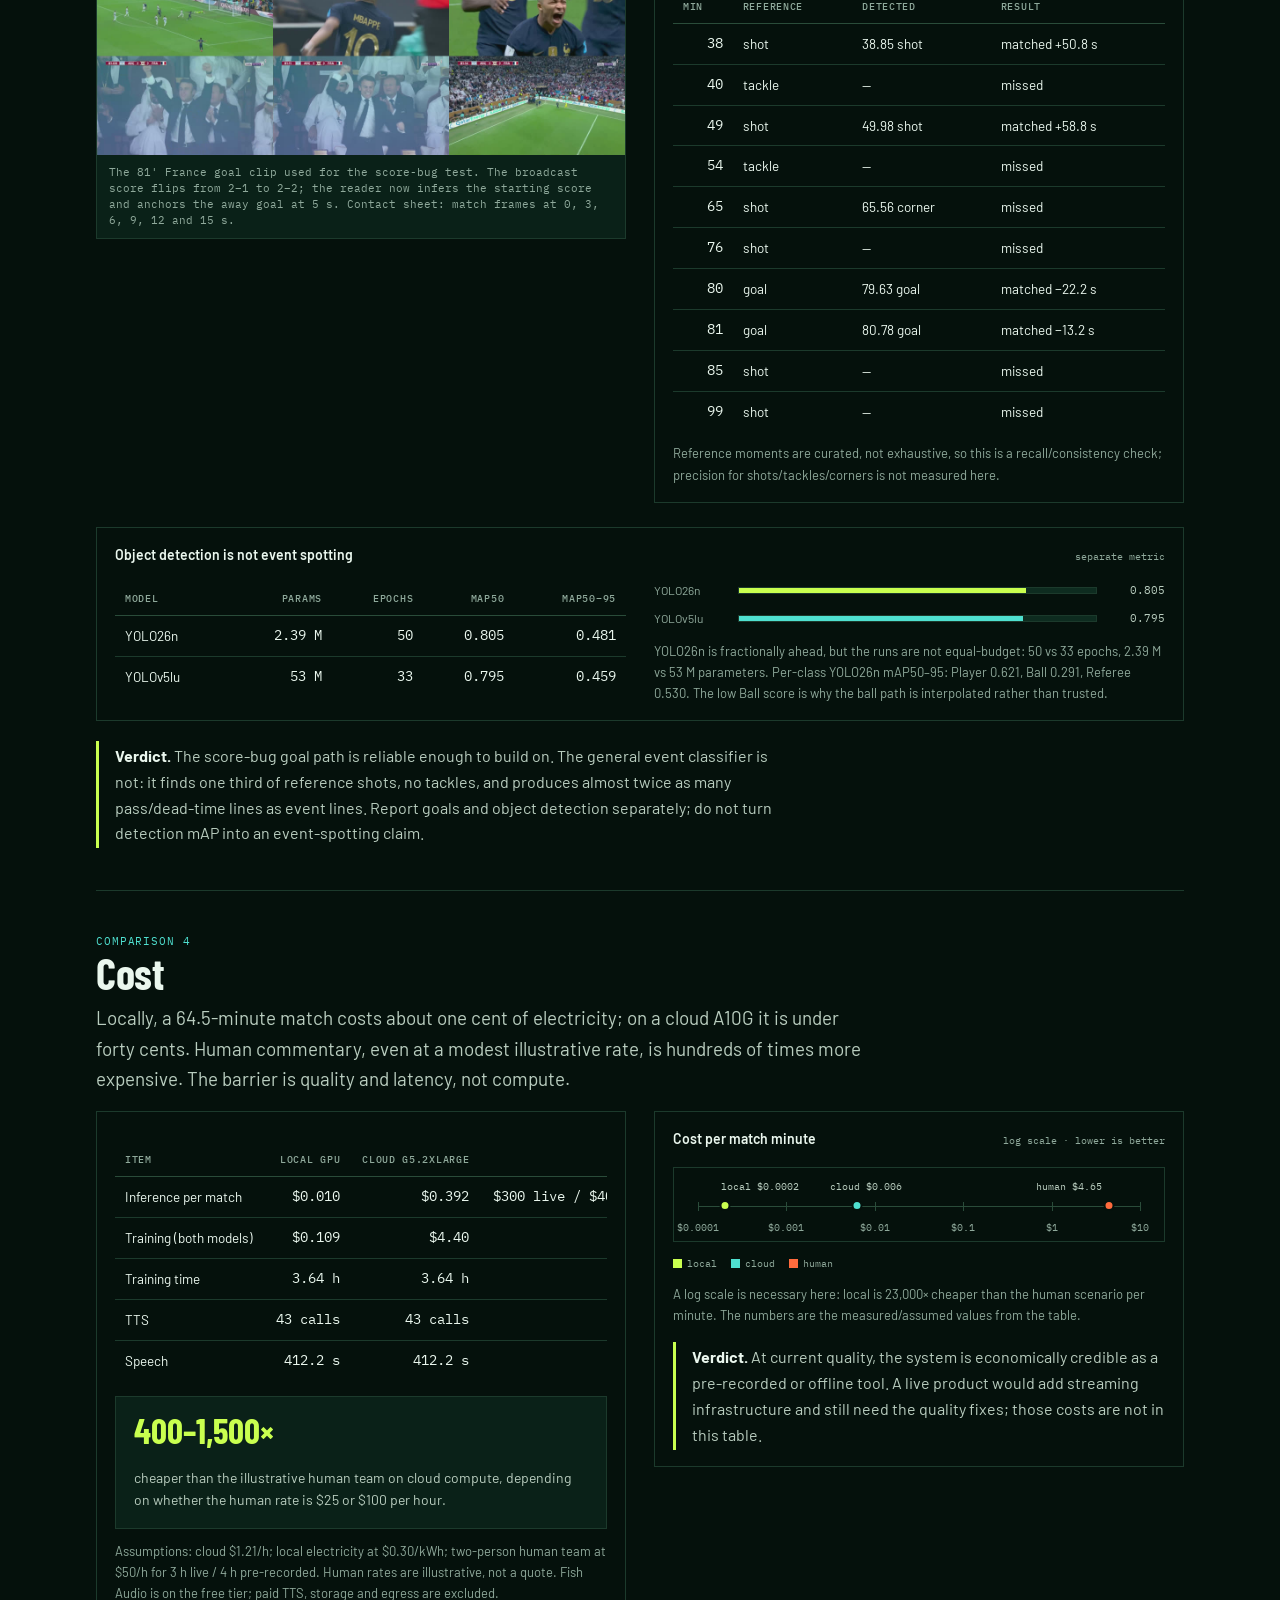
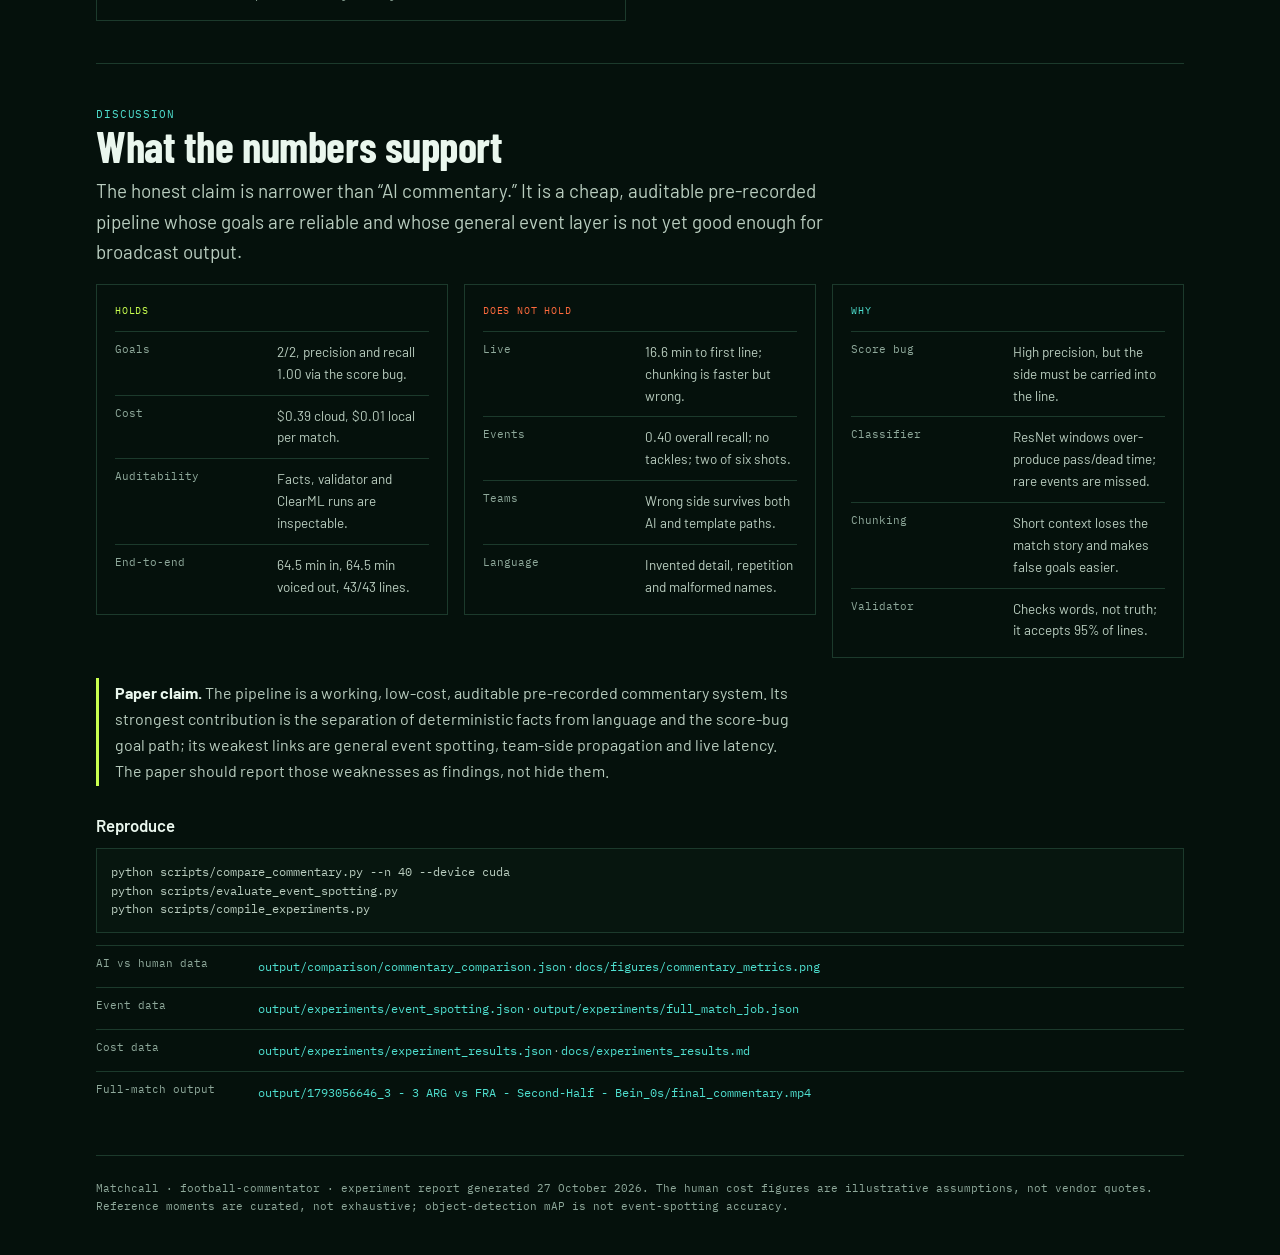
<file: docs/matchcall_experiments.html>
<!doctype html>
<html lang="en">
<head>
<meta charset="utf-8">
<meta name="viewport" content="width=device-width, initial-scale=1, viewport-fit=cover">
<meta name="claude:viewport-fit-sides" content="cover">
<title>Matchcall Experiments</title>
<link rel="preconnect" href="https://fonts.googleapis.com">
<link rel="preconnect" href="https://fonts.gstatic.com" crossorigin>
<link href="https://fonts.googleapis.com/css2?family=Barlow+Condensed:wght@600;700;800&family=Barlow:wght@400;500;600&family=IBM+Plex+Mono:wght@400;500&display=swap" rel="stylesheet">
<style>
:root{
  color-scheme: dark;
  --bg:#05110C; --panel:#0A2118; --panel2:#0E2C20;
  --line:#1C3A2C; --line2:#2A4C3A;
  --ink:#EAF7EE; --ink2:#B9CDBF; --muted:#8FA99B;
  --lime:#C9FF4F; --coral:#FF6B3D; --sky:#4FE0D0; --gold:#F2C14E;
  --display:"Barlow Condensed","Arial Narrow",sans-serif;
  --body:"Barlow","Segoe UI",system-ui,sans-serif;
  --mono:"IBM Plex Mono",ui-monospace,monospace;
}
*{box-sizing:border-box}
body{margin:0;background:var(--bg);color:var(--ink);font:16px/1.62 var(--body);
  -webkit-font-smoothing:antialiased}
.wrap{width:min(1120px,100%);margin:auto;
  padding-left:max(16px,env(safe-area-inset-left,0px));
  padding-right:max(16px,env(safe-area-inset-right,0px))}
a{color:var(--lime);text-underline-offset:3px}
a:focus-visible,button:focus-visible{outline:2px solid var(--lime);outline-offset:3px}
h1,h2,h3,p,figure,table{margin:0}
h1,h2{font-family:var(--display);text-wrap:balance}
h1{font-size:clamp(3.4rem,8.8vw,7rem);font-weight:800;line-height:.88;
  letter-spacing:-.025em;max-width:900px}
h2{font-size:clamp(1.8rem,4vw,2.7rem);font-weight:700;line-height:1.02;
  letter-spacing:-.01em}
h3{font-size:1.05rem;font-weight:600;line-height:1.35}
.lead{color:var(--ink2);font-size:clamp(1.02rem,1.5vw,1.18rem);max-width:70ch}
.muted{color:var(--muted)}
.mono{font-family:var(--mono);font-variant-numeric:tabular-nums}
.header{padding-block:42px 30px;border-bottom:1px solid var(--line)}
.topline{display:flex;align-items:baseline;gap:12px;flex-wrap:wrap;
  font-family:var(--mono);font-size:11px;letter-spacing:.08em;color:var(--muted)}
.brand{color:var(--lime);font-weight:500;letter-spacing:.12em}
.topline .date{margin-left:auto}
.header h1{margin-top:26px}
.header .lead{margin-top:20px}
.byline{display:flex;gap:10px;flex-wrap:wrap;margin-top:18px;color:var(--muted);
  font-family:var(--mono);font-size:11px}
.stat-band{display:grid;grid-template-columns:repeat(4,minmax(0,1fr));
  margin-top:28px;border-top:1px solid var(--line);border-bottom:1px solid var(--line)}
.stat{padding:16px 18px 14px;border-left:1px solid var(--line)}
.stat:first-child{border-left:0}
.stat b{display:block;font-family:var(--display);font-size:clamp(1.8rem,3.5vw,2.5rem);
  line-height:1;font-weight:700;color:var(--lime)}
.stat span{display:block;margin-top:6px;color:var(--muted);font-size:12px}
.nav{display:flex;gap:20px;flex-wrap:wrap;padding-block:14px;border-bottom:1px solid var(--line);
  font-family:var(--mono);font-size:11px}
.nav a{color:var(--ink2);text-decoration:none}
.nav a:hover{color:var(--lime)}
.section{border-top:1px solid var(--line);padding-block:42px}
.section:first-of-type{border-top:0}
.section-head{display:flex;align-items:flex-end;justify-content:space-between;
  gap:18px;flex-wrap:wrap;margin-bottom:16px}
.section-tag{font-family:var(--mono);font-size:11px;letter-spacing:.08em;
  color:var(--sky);text-transform:uppercase}
.section-head h2{max-width:760px}
.section-head .lead{margin-top:8px}
.grid2{display:grid;grid-template-columns:repeat(2,minmax(0,1fr));gap:28px;align-items:start}
.grid3{display:grid;grid-template-columns:repeat(3,minmax(0,1fr));gap:16px;align-items:start}
.grid2>*,.grid3>*{min-width:0}
.panel{background:var(--panel);border:1px solid var(--line);padding:18px 18px 16px}
.panel.plain{background:transparent}
.panel h3{color:var(--ink)}
.panel .small{font-size:13px;color:var(--muted);margin-top:6px}
.kicker{font-family:var(--mono);font-size:10px;letter-spacing:.08em;color:var(--muted)}
.quote{font-size:15px;line-height:1.58;color:var(--ink2);margin-top:10px}
.quote strong{color:var(--ink);font-weight:600}
mark{background:transparent;color:inherit;border-bottom:2px solid var(--gold);padding-bottom:1px}
mark.bad{border-color:var(--coral)}
mark.good{border-color:var(--lime)}
.tag-row{display:flex;gap:6px;flex-wrap:wrap;margin-top:10px}
.tag{font-family:var(--mono);font-size:10px;padding:2px 7px;border:1px solid var(--line2);
  color:var(--ink2);white-space:nowrap}
.tag.good{border-color:var(--lime);color:var(--lime)}
.tag.bad{border-color:var(--coral);color:var(--coral)}
.tag.warn{border-color:var(--gold);color:var(--gold)}
.table-wrap{overflow-x:auto;margin-top:14px}
.table-wrap.wide table{min-width:620px}
table{width:100%;border-collapse:collapse;font-size:13.5px}
th{font-family:var(--mono);font-size:10px;letter-spacing:.07em;text-transform:uppercase;
  color:var(--muted);text-align:left;font-weight:500;padding:8px 10px;border-bottom:1px solid var(--line2)}
td{padding:9px 10px;border-bottom:1px solid var(--line);vertical-align:top}
td.num,th.num{text-align:right;font-family:var(--mono);font-variant-numeric:tabular-nums}
tr:last-child td{border-bottom:0}
.chart-title{display:flex;justify-content:space-between;align-items:baseline;
  gap:12px;flex-wrap:wrap;margin-bottom:4px}
.chart-title h3{font-size:14px}
.chart-note{font-family:var(--mono);font-size:10px;color:var(--muted)}
.bars{margin-top:12px;display:flex;flex-direction:column;gap:9px}
.bar-line{display:grid;grid-template-columns:74px minmax(0,1fr) 58px;gap:10px;
  align-items:center}
.bar-label{font-size:12px;color:var(--muted)}
.bar-track{height:7px;background:var(--panel2);border:1px solid var(--line);overflow:hidden}
.bar-fill{display:block;height:100%;background:var(--lime)}
.bar-fill.tpl{background:var(--coral)}
.bar-fill.sky{background:var(--sky)}
.bar-value{font-family:var(--mono);font-size:11px;text-align:right;color:var(--ink2)}
.log-chart{position:relative;margin-top:18px;padding:38px 16px 34px;
  border:1px solid var(--line);background:transparent;overflow-x:auto}
.log-line{position:relative;height:1px;background:var(--line2);margin:0 8px;min-width:420px}
.log-tick{position:absolute;top:-4px;width:1px;height:9px;background:var(--line2)}
.log-lab{position:absolute;top:14px;transform:translateX(-50%);font-family:var(--mono);
  font-size:9.5px;color:var(--muted);white-space:nowrap}
.log-dot{position:absolute;top:-6px;width:11px;height:11px;border-radius:50%;
  transform:translateX(-50%);border:2px solid var(--bg)}
.log-dot-label{position:absolute;top:-27px;transform:translateX(-50%);
  font-family:var(--mono);font-size:10px;color:var(--ink2);white-space:nowrap}
.log-note{font-family:var(--mono);font-size:10px;color:var(--muted);margin-top:8px}
.legend{display:flex;gap:14px;flex-wrap:wrap;margin-top:14px;font-family:var(--mono);
  font-size:10px;color:var(--muted)}
.legend i{display:inline-block;width:9px;height:9px;margin-right:5px;vertical-align:-1px}
.timeline-wrap{overflow-x:auto;margin-top:16px;border:1px solid var(--line);background:#07160F}
.timeline{display:block;min-width:760px;width:100%;height:auto}
.verdict{border-left:3px solid var(--lime);padding:2px 0 2px 16px;margin-top:20px}
.verdict p{color:var(--ink2);max-width:76ch}
.verdict strong{color:var(--ink)}
.callout{display:flex;gap:18px;align-items:baseline;flex-wrap:wrap;margin-top:16px;
  padding:16px 18px;border:1px solid var(--line);background:var(--panel)}
.callout b{font-family:var(--display);font-size:2.2rem;line-height:1;color:var(--lime)}
.callout span{color:var(--ink2);font-size:14px}
.figure{margin-top:18px;border:1px solid var(--line);background:var(--panel)}
.figure img{display:block;width:100%;height:auto;max-width:100%}
.figure figcaption{padding:10px 12px;font-family:var(--mono);font-size:10.5px;
  color:var(--muted);line-height:1.5}
.note{font-size:13px;color:var(--muted);margin-top:12px;max-width:78ch}
.note strong{color:var(--ink2)}
.footer{border-top:1px solid var(--line);padding-block:24px 40px;margin-top:10px;
  font-family:var(--mono);font-size:10.5px;color:var(--muted);line-height:1.7}
code{font-family:var(--mono);font-size:.92em;color:var(--sky)}
pre{font-family:var(--mono);font-size:11.5px;line-height:1.6;color:var(--ink2);
  background:#07160F;border:1px solid var(--line);padding:14px;overflow-x:auto}
.small-list{display:grid;gap:10px;margin-top:12px}
.small-list div{display:grid;grid-template-columns:150px minmax(0,1fr);gap:12px;
  border-top:1px solid var(--line);padding-top:9px}
.small-list dt,.small-list .k{font-family:var(--mono);font-size:10.5px;color:var(--muted)}
.small-list .v{font-size:13.5px;color:var(--ink2)}
@media(max-width:820px){
  .grid2,.grid3{grid-template-columns:1fr}
  .stat-band{grid-template-columns:repeat(2,minmax(0,1fr))}
  .stat:nth-child(3){border-left:0}
}
@media(max-width:520px){
  .bar-line{grid-template-columns:64px minmax(0,1fr) 52px}
  .small-list div{grid-template-columns:1fr;gap:3px}
}
@media(prefers-reduced-motion:reduce){*{scroll-behavior:auto!important}}
@media print{
  :root{color-scheme:light;--bg:#fff;--panel:#f6f8f6;--panel2:#eef2ee;
    --line:#d8ded9;--line2:#c3ccc5;--ink:#111;--ink2:#333;--muted:#666;
    --lime:#2f7a00;--coral:#b23b1f;--sky:#006b73;--gold:#8a5a00}
  body{background:#fff;color:#111;font-size:10.5pt;
    -webkit-print-color-adjust:exact;print-color-adjust:exact}
  .wrap{width:100%;padding-left:0;padding-right:0}
  .header{padding-block:0 18px}
  h1{font-size:34pt}
  h2{font-size:22pt}
  .section{padding-block:20px}
  .nav{display:none}
  .panel,.figure,.timeline-wrap,.callout,.bar-line,.log-chart{break-inside:avoid}
  h2,h3{break-after:avoid}
  #cost{break-before:page}
  .timeline-wrap,.table-wrap,.log-chart{overflow:visible!important}
  .timeline-wrap .timeline,svg.timeline{min-width:0!important;width:100%!important}
  .log-chart{background:#f6f8f6!important;border-color:#d8ded9!important}
  .table-wrap.wide table{min-width:0}
  .log-line{min-width:0}
  a{color:#111;text-decoration:none}
  .footer{color:#555}
}
@page{margin:14mm}
</style>
</head>
<body>
<div class="wrap">

<header class="header">
  <div class="topline">
    <span class="brand">MATCHCALL</span>
    <span>EXPERIMENT REPORT</span>
    <span class="date">27 OCT 2026</span>
  </div>
  <h1>Four comparisons,<br>one pipeline.</h1>
  <p class="lead">A five-stage football commentary system, measured against human commentary,
    live constraints, event annotations and production cost. The results are mixed in a useful
    way: the expensive parts are cheap, the goal calls work, and the parts that still fail are
    specific enough to name.</p>
  <div class="byline">
    <span>Aryaman</span><span>·</span><span>football-commentator</span><span>·</span>
    <span>commit 7f1a826</span><span>·</span><span>64.5-min ARG–FRA second half</span>
  </div>
  <div class="stat-band" aria-label="Headline measurements">
    <div class="stat"><b>38/40</b><span>v4 lines accepted by the grounding validator</span></div>
    <div class="stat"><b>2/2</b><span>goals found, with precision and recall 1.00</span></div>
    <div class="stat"><b>0.40</b><span>overall event recall at ±1 min</span></div>
    <div class="stat"><b>$0.39</b><span>cloud compute for a 64.5-min match</span></div>
  </div>
</header>

<nav class="nav" aria-label="Sections">
  <a href="#setup">Setup</a>
  <a href="#ai-human">AI vs human</a>
  <a href="#live">Live vs pre-recorded</a>
  <a href="#events">Event spotting</a>
  <a href="#cost">Cost</a>
  <a href="#discussion">Discussion</a>
</nav>

<main>

<section class="section" id="setup">
  <div class="section-head">
    <div>
      <div class="section-tag">Test setup</div>
      <h2>What was actually measured</h2>
      <p class="lead">All numbers below come from the corrected full-match run and the held-out
        evaluation set. The reference moments are the ten curated moments from the earlier reel,
        not an exhaustive independent annotation; that distinction is kept explicit throughout.</p>
    </div>
  </div>
  <div class="grid2">
    <div class="panel plain">
      <div class="kicker">PIPELINE</div>
      <div class="small-list">
        <div><span class="k">Perception</span><span class="v">YOLO26n + ByteTrack, jersey clustering, possession, bounded ball interpolation.</span></div>
        <div><span class="k">Event layer</span><span class="v">Score-bug anchors, motion-gated window scan, ResNet-18 classifier, crowd-audio rise.</span></div>
        <div><span class="k">Facts</span><span class="v">Deterministic score, minute, ball zone, possession and event-team sheet.</span></div>
        <div><span class="k">Language</span><span class="v">GPT-2 LoRA v4, validator, grounded template fallback.</span></div>
        <div><span class="k">Speech</span><span class="v">Fish Audio s2.1-pro-free, event-conditioned pacing, ffmpeg mix.</span></div>
      </div>
    </div>
    <div class="panel plain">
      <div class="kicker">MODELS AND RUN</div>
      <div class="small-list">
        <div><span class="k">YOLO26n</span><span class="v">2.39 M parameters, 640 px, 50 epochs, 2.70 h on a consumer GPU.</span></div>
        <div><span class="k">GPT-2 v4</span><span class="v">LoRA r=32, 3 epochs, 2,481 steps, final loss 0.779.</span></div>
        <div><span class="k">Full match</span><span class="v">64.5 min, 43 commentary lines, 43/43 voiced, 19.4 min wall time.</span></div>
        <div><span class="k">Evaluation</span><span class="v">40 held-out SoccerReplay prompts; 10 curated event moments.</span></div>
        <div><span class="k">Hardware</span><span class="v">One consumer GPU, no cloud during inference.</span></div>
      </div>
    </div>
  </div>
</section>

<section class="section" id="ai-human">
  <div class="section-head">
    <div>
      <div class="section-tag">Comparison 1</div>
      <h2>AI vs human commentary</h2>
      <p class="lead">GPT-2 v4 is closer to human commentary than the template baseline on
        ROUGE-L and METEOR, and it writes human-length lines. It is still not factually reliable:
        the examples below show invented detail, wrong teams and a missed goal.</p>
    </div>
  </div>

  <div class="grid2">
    <div class="panel plain">
      <div class="chart-title"><h3>Overlap with the human reference</h3><span class="chart-note">higher is better · axis 0–0.25</span></div>
      <div class="bars" aria-label="ROUGE-L and METEOR scores">
        <div class="bar-line"><span class="bar-label">ROUGE-L · v4</span><div class="bar-track"><span class="bar-fill" style="width:74%"></span></div><span class="bar-value">0.185</span></div>
        <div class="bar-line"><span class="bar-label">ROUGE-L · tpl</span><div class="bar-track"><span class="bar-fill tpl" style="width:37%"></span></div><span class="bar-value">0.093</span></div>
        <div class="bar-line"><span class="bar-label">METEOR · v4</span><div class="bar-track"><span class="bar-fill" style="width:83%"></span></div><span class="bar-value">0.207</span></div>
        <div class="bar-line"><span class="bar-label">METEOR · tpl</span><div class="bar-track"><span class="bar-fill tpl" style="width:11%"></span></div><span class="bar-value">0.027</span></div>
      </div>
      <div class="chart-title" style="margin-top:22px"><h3>Line length</h3><span class="chart-note">words per line · axis 0–45</span></div>
      <div class="bars" aria-label="Average line length">
        <div class="bar-line"><span class="bar-label">GPT-2 v4</span><div class="bar-track"><span class="bar-fill" style="width:90%"></span></div><span class="bar-value">40.5</span></div>
        <div class="bar-line"><span class="bar-label">Human</span><div class="bar-track"><span class="bar-fill sky" style="width:71%"></span></div><span class="bar-value">31.9</span></div>
        <div class="bar-line"><span class="bar-label">Template</span><div class="bar-track"><span class="bar-fill tpl" style="width:16%"></span></div><span class="bar-value">7.4</span></div>
      </div>
      <div class="legend"><span><i style="background:var(--lime)"></i>GPT-2 v4</span><span><i style="background:var(--coral)"></i>Template</span><span><i style="background:var(--sky)"></i>Human</span></div>
    </div>
    <div class="panel plain">
      <div class="chart-title"><h3>Exact scores</h3><span class="chart-note">n=40 held-out prompts</span></div>
      <div class="table-wrap">
        <table>
          <thead><tr><th>Metric</th><th class="num">GPT-2 v4</th><th class="num">Template</th></tr></thead>
          <tbody>
            <tr><td>BLEU-1</td><td class="num">0.0300</td><td class="num">0.0103</td></tr>
            <tr><td>BLEU-2</td><td class="num">0.0014</td><td class="num">0.0020</td></tr>
            <tr><td>BLEU-4</td><td class="num">0.000304</td><td class="num">0.001038</td></tr>
            <tr><td>ROUGE-L</td><td class="num">0.1845</td><td class="num">0.0931</td></tr>
            <tr><td>METEOR</td><td class="num">0.2066</td><td class="num">0.0269</td></tr>
            <tr><td>Average words</td><td class="num">40.5</td><td class="num">7.4</td></tr>
            <tr><td>Grounding accepted</td><td class="num">38/40</td><td class="num">—</td></tr>
          </tbody>
        </table>
      </div>
      <p class="note">BLEU-4 is near zero for both systems. ROUGE-L and METEOR favour GPT-2;
        overlap metrics do not measure whether a line is true. The human reference averages 31.9
        words, so GPT-2 is slightly longer than the humans, not shorter.</p>
    </div>
  </div>

  <h3 style="margin-top:30px">Three records, three different failures</h3>
  <p class="note">Quoted verbatim from the 40 held-out records. Annotation shows the difference
    that matters, not a cherry-picked “best” line.</p>

  <div class="grid3" style="margin-top:14px">
    <div class="panel">
      <div class="kicker">CLOSEST TO HUMAN · pass / West Ham</div>
      <div class="quote"><strong>Human</strong><br>Wonderful movement by West Ham. The players are holding possession, mostly exchanging one-touch passes. They control the pace of the game now. The midfielder attempts to feed the defender with a chip pass, but the goalkeeper reacts well and comes off his line to intercept.</div>
      <div class="quote"><strong>GPT-2 v4</strong><br>West Ham are showcasing great team work by exchanging some short passes and one-two passing balls with one another to create new attacking opportunities. The midfielder is unlucky enough not to shoot from the edge of the box as <mark class="bad">his effort flies just wide of the right post</mark>.</div>
      <div class="quote"><strong>Template</strong><br>Patient stuff from West Ham, switching the play smartly.</div>
      <div class="tag-row"><span class="tag good">team correct</span><span class="tag warn">length 48 vs 56</span><span class="tag bad">invented shot</span></div>
    </div>
    <div class="panel">
      <div class="kicker">WRONG TEAM · corner / Eintracht Frankfurt</div>
      <div class="quote"><strong>Human</strong><br>The forward strikes the ball towards goal, but it fails to reach the target after being well blocked by one of the defenders. Corner kick. Eintracht Frankfurt will have an opportunity.</div>
      <div class="quote"><strong>GPT-2 v4</strong><br><mark class="bad">Napoli</mark> failed to take advantage of the corner as their opponents were alert and averted the threat at the last moment! The ball goes out of play. Neat result from the forward's attempted effort with a cross into the box resulting in a dangerous clearance.</div>
      <div class="quote"><strong>Template</strong><br>The delivery comes in for <mark class="bad">Napoli</mark>!</div>
      <div class="tag-row"><span class="tag bad">wrong team</span><span class="tag good">corner topic</span></div>
    </div>
    <div class="panel">
      <div class="kicker">MISSED GOAL · goal / B. Monchengladbach</div>
      <div class="quote"><strong>Human</strong><br>The goal stands! That took a long time for the referee to decide. The relieved B. Monchengladbach players can finally celebrate.</div>
      <div class="quote"><strong>GPT-2 v4</strong><br>The forward races towards goal but the defender gets back well to make a challenge. One of the defending players reacts superbly to get his teammates down and intercepts one. <mark class="bad">A promising stop for Inter! Corner kick from long range.</mark></div>
      <div class="quote"><strong>Template</strong><br><mark class="good">GOAL!</mark> <mark class="bad">Inter</mark> make it count — sheer precision at a vital time!</div>
      <div class="tag-row"><span class="tag bad">AI misses the goal</span><span class="tag good">template calls it</span><span class="tag bad">both wrong team</span></div>
    </div>
  </div>

  <div class="verdict">
    <p><strong>Verdict.</strong> GPT-2 is the better surface realiser: longer, more varied, closer
      to human overlap. It is not the better fact layer. The validator accepts 95% of lines, but
      acceptance means “passes the grounding checks,” not “is correct.” The template is shorter
      and safer, yet its team attribution fails in the same record, which points to the shared
      feature layer as well as the language model.</p>
  </div>
</section>

<section class="section" id="live">
  <div class="section-head">
    <div>
      <div class="section-tag">Comparison 2</div>
      <h2>Pre-recorded vs API-fed</h2>
      <p class="lead">The full-context run gets both goals right. A real API-Football feed removes
        perception entirely; the same GPT-2/validator/TTS stack then produces a grounded goal line
        from the API facts. The current system is pre-recorded only.</p>
    </div>
  </div>

  <div class="grid2">
    <div class="panel" style="border-color:var(--line2)">
      <div class="kicker" style="color:var(--lime)">PRE-RECORDED · FULL CONTEXT · CORRECT</div>
      <div class="quote">[80'] <strong>(goal)</strong> Goal! <mark class="good">France</mark> earn a first-time opportunity as they open up a promising attacking opportunity. The score is 2:1.</div>
      <div class="quote">[81'] <strong>(goal)</strong> Goal! <mark class="good">France</mark> earn a first-time opportunity as they open up the defence to hit the ball from long range. The score is 2:2.</div>
      <div class="tag-row"><span class="tag good">2/2 goals</span><span class="tag good">team correct</span><span class="tag warn">first line at 16.6 min</span></div>
    </div>
    <div class="panel" style="border-color:var(--lime)">
      <div class="kicker" style="color:var(--lime)">API-FOOTBALL · ALAJUELENSE 1–0 · GPT-2</div>
      <div class="quote"><strong>(goal, 90')</strong> Goal! A. Hernandez (LD Alajuelense) latches on to a precise pass inside the box and unleashes a shot from the edge of the box into the left side of the goal. The score is 1:0.</div>
      <div class="tag-row"><span class="tag good">1/1 goal</span><span class="tag good">team, player, score correct</span><span class="tag warn">76.1 s cold + 2.1 s TTS</span></div>
    </div>
  </div>

  <div class="note" style="margin-top:14px"><strong>API feed:</strong> the 85:00–90:00 window
    contains two yellow cards and a 90' goal by A. Hernandez. The cards are skipped because the
    current commentary label set has no card class. The API removes perception and gets the team,
    player and score right, but it supplies only major events; the video pipeline supplies richer
    events.</div>

  <div class="grid2" style="margin-top:24px">
    <div class="panel plain">
      <div class="chart-title"><h3>Time to first commentary line</h3><span class="chart-note">lower is better · axis 0–18 min</span></div>
      <div class="bars" aria-label="Time to first line">
        <div class="bar-line"><span class="bar-label">18 s clip</span><div class="bar-track"><span class="bar-fill" style="width:3%"></span></div><span class="bar-value">0.5 min</span></div>
        <div class="bar-line"><span class="bar-label">Full match</span><div class="bar-track"><span class="bar-fill sky" style="width:92%"></span></div><span class="bar-value">16.6 min</span></div>
      </div>
      <p class="note">The full run waits for the whole match before writing and voicing; it is not
        a streaming system with bounded latency.</p>
    </div>
    <div class="panel plain">
      <div class="chart-title"><h3>Wall time versus real time</h3><span class="chart-note">1.00× = real time</span></div>
      <div class="table-wrap">
        <table>
          <thead><tr><th>Mode</th><th class="num">Input</th><th class="num">Wall</th><th class="num">Ratio</th></tr></thead>
          <tbody>
            <tr><td>18 s clip</td><td class="num">18 s</td><td class="num">39.8 s</td><td class="num">2.21×</td></tr>
            <tr><td>Full match</td><td class="num">3,871 s</td><td class="num">1,165 s</td><td class="num">0.30×</td></tr>
          </tbody>
        </table>
      </div>
      <div class="verdict" style="margin-top:16px"><p><strong>Verdict.</strong> The full-match run is
        faster than real time in aggregate but not live: 16.6 minutes of latency before the first
        line. A live mode needs streaming perception, incremental TTS and explicit side propagation,
        not just shorter inputs.</p></div>
    </div>
  </div>
</section>

<section class="section" id="events">
  <div class="section-head">
    <div>
      <div class="section-tag">Comparison 3</div>
      <h2>Event spotting</h2>
      <p class="lead">Goals are the strong case: the score bug gives a precise anchor and both
        goals are found. Shots and tackles are the weak case: the window classifier finds only two
        of six shots and none of the two tackles within a minute.</p>
    </div>
  </div>

  <div class="timeline-wrap" aria-label="Reference events versus detected events timeline">
    <svg id="event-timeline" class="timeline" viewBox="0 0 920 300" role="img"
         aria-label="Timeline from minute 35 to 100. Reference events on top, detected events below. Goals at 80 and 81 are matched; most shots and both tackles are missed."></svg>
  </div>
  <p class="note"><strong>Top:</strong> the ten curated reference moments. <strong>Bottom:</strong>
    the 38 event lines from the full-match run. Faint ticks are passes and dead time; the stronger
    ticks are goals, shots, corners and tackles. Solid connectors mark the four matches within
    ±1 min; coral X marks a missed reference event.</p>

  <div class="grid2" style="margin-top:24px">
    <div class="panel plain">
      <div class="chart-title"><h3>Recall at ±1 min</h3><span class="chart-note">n=10 reference moments</span></div>
      <div class="bars" aria-label="Event recall by kind">
        <div class="bar-line"><span class="bar-label">Goals</span><div class="bar-track"><span class="bar-fill" style="width:100%"></span></div><span class="bar-value">1.00</span></div>
        <div class="bar-line"><span class="bar-label">Shots</span><div class="bar-track"><span class="bar-fill sky" style="width:33%"></span></div><span class="bar-value">0.33</span></div>
        <div class="bar-line"><span class="bar-label">Tackles</span><div class="bar-track"><span class="bar-fill tpl" style="width:0%"></span></div><span class="bar-value">0.00</span></div>
        <div class="bar-line"><span class="bar-label">Overall</span><div class="bar-track"><span class="bar-fill" style="width:40%"></span></div><span class="bar-value">0.40</span></div>
      </div>
      <div class="legend"><span><i style="background:var(--lime)"></i>matched</span><span><i style="background:var(--sky)"></i>shot</span><span><i style="background:var(--coral)"></i>tackle</span></div>
      <p class="note">Goal precision and recall against the known 80' and 81' goals are both
        <strong>1.00</strong>. Timing MAE for matched events is 36.2 s; goals are 13–22 s early,
        shots 51–59 s late.</p>
    </div>
    <div class="panel plain">
      <div class="chart-title"><h3>What the pipeline called</h3><span class="chart-note">38 event lines</span></div>
      <div class="table-wrap">
        <table>
          <thead><tr><th>Label</th><th class="num">Count</th></tr></thead>
          <tbody>
            <tr><td>pass</td><td class="num">19</td></tr>
            <tr><td>dead time</td><td class="num">7</td></tr>
            <tr><td>shot</td><td class="num">5</td></tr>
            <tr><td>corner</td><td class="num">5</td></tr>
            <tr><td>goal</td><td class="num">2</td></tr>
          </tbody>
        </table>
      </div>
      <p class="note">The pipeline over-produces pass and dead-time lines and under-produces
        the reference shot/tackle classes. This is an event-classification problem, not a
        language problem.</p>
    </div>
  </div>

  <div class="grid2" style="margin-top:24px">
    <figure class="figure">
      <img src="goal_clip_contact.jpg" alt="Six frames from the 81st-minute France goal clip; the broadcast score bug changes from Argentina 2–1 France to Argentina 2–2 France.">
      <figcaption>The 81' France goal clip used for the score-bug test. The broadcast score flips
        from 2–1 to 2–2; the reader now infers the starting score and anchors the away goal at 5 s.
        Contact sheet: match frames at 0, 3, 6, 9, 12 and 15 s.</figcaption>
    </figure>
    <div class="panel plain">
      <div class="chart-title"><h3>Reference vs detected</h3><span class="chart-note">±1 min tolerance</span></div>
      <div class="table-wrap">
        <table>
          <thead><tr><th>Min</th><th>Reference</th><th>Detected</th><th>Result</th></tr></thead>
          <tbody>
            <tr><td class="num">38</td><td>shot</td><td>38.85 shot</td><td>matched +50.8 s</td></tr>
            <tr><td class="num">40</td><td>tackle</td><td>—</td><td>missed</td></tr>
            <tr><td class="num">49</td><td>shot</td><td>49.98 shot</td><td>matched +58.8 s</td></tr>
            <tr><td class="num">54</td><td>tackle</td><td>—</td><td>missed</td></tr>
            <tr><td class="num">65</td><td>shot</td><td>65.56 corner</td><td>missed</td></tr>
            <tr><td class="num">76</td><td>shot</td><td>—</td><td>missed</td></tr>
            <tr><td class="num">80</td><td>goal</td><td>79.63 goal</td><td>matched −22.2 s</td></tr>
            <tr><td class="num">81</td><td>goal</td><td>80.78 goal</td><td>matched −13.2 s</td></tr>
            <tr><td class="num">85</td><td>shot</td><td>—</td><td>missed</td></tr>
            <tr><td class="num">99</td><td>shot</td><td>—</td><td>missed</td></tr>
          </tbody>
        </table>
      </div>
      <p class="note">Reference moments are curated, not exhaustive, so this is a recall/consistency
        check; precision for shots/tackles/corners is not measured here.</p>
    </div>
  </div>

  <div class="panel plain" style="margin-top:24px">
    <div class="chart-title"><h3>Object detection is not event spotting</h3><span class="chart-note">separate metric</span></div>
    <div class="grid2">
      <div class="table-wrap">
        <table>
          <thead><tr><th>Model</th><th class="num">Params</th><th class="num">Epochs</th><th class="num">mAP50</th><th class="num">mAP50–95</th></tr></thead>
          <tbody>
            <tr><td>YOLO26n</td><td class="num">2.39 M</td><td class="num">50</td><td class="num">0.805</td><td class="num">0.481</td></tr>
            <tr><td>YOLOv5lu</td><td class="num">53 M</td><td class="num">33</td><td class="num">0.795</td><td class="num">0.459</td></tr>
          </tbody>
        </table>
      </div>
      <div>
        <div class="bars" aria-label="YOLO mAP comparison">
          <div class="bar-line"><span class="bar-label">YOLO26n</span><div class="bar-track"><span class="bar-fill" style="width:80.5%"></span></div><span class="bar-value">0.805</span></div>
          <div class="bar-line"><span class="bar-label">YOLOv5lu</span><div class="bar-track"><span class="bar-fill sky" style="width:79.5%"></span></div><span class="bar-value">0.795</span></div>
        </div>
        <p class="note">YOLO26n is fractionally ahead, but the runs are not equal-budget: 50 vs
          33 epochs, 2.39 M vs 53 M parameters. Per-class YOLO26n mAP50–95: Player 0.621, Ball 0.291,
          Referee 0.530. The low Ball score is why the ball path is interpolated rather than trusted.</p>
      </div>
    </div>
  </div>

  <div class="verdict">
    <p><strong>Verdict.</strong> The score-bug goal path is reliable enough to build on. The general
      event classifier is not: it finds one third of reference shots, no tackles, and produces
      almost twice as many pass/dead-time lines as event lines. Report goals and object detection
      separately; do not turn detection mAP into an event-spotting claim.</p>
  </div>
</section>

<section class="section" id="cost">
  <div class="section-head">
    <div>
      <div class="section-tag">Comparison 4</div>
      <h2>Cost</h2>
      <p class="lead">Locally, a 64.5-minute match costs about one cent of electricity;
        on a cloud A10G it is under forty cents. Human commentary, even at a modest illustrative
        rate, is hundreds of times more expensive. The barrier is quality and latency, not compute.</p>
    </div>
  </div>

  <div class="grid2">
    <div class="panel plain">
      <div class="table-wrap wide">
        <table>
          <thead><tr><th>Item</th><th class="num">Local GPU</th><th class="num">Cloud g5.2xlarge</th><th class="num">Human team</th></tr></thead>
          <tbody>
            <tr><td>Inference per match</td><td class="num">$0.010</td><td class="num">$0.392</td><td class="num">$300 live / $400 pre-recorded</td></tr>
            <tr><td>Training (both models)</td><td class="num">$0.109</td><td class="num">$4.40</td><td class="num">—</td></tr>
            <tr><td>Training time</td><td class="num">3.64 h</td><td class="num">3.64 h</td><td class="num">—</td></tr>
            <tr><td>TTS</td><td class="num">43 calls</td><td class="num">43 calls</td><td class="num">—</td></tr>
            <tr><td>Speech</td><td class="num">412.2 s</td><td class="num">412.2 s</td><td class="num">—</td></tr>
          </tbody>
        </table>
      </div>
      <div class="callout"><b>400–1,500×</b><span>cheaper than the illustrative human team on cloud
        compute, depending on whether the human rate is $25 or $100 per hour.</span></div>
      <p class="note">Assumptions: cloud $1.21/h; local electricity at $0.30/kWh; two-person human team
        at $50/h for 3 h live / 4 h pre-recorded. Human rates are illustrative, not a quote.
        Fish Audio is on the free tier; paid TTS, storage and egress are excluded.</p>
    </div>
    <div class="panel plain">
      <div class="chart-title"><h3>Cost per match minute</h3><span class="chart-note">log scale · lower is better</span></div>
      <div class="log-chart" role="img" aria-label="Log-scale cost per match minute: local 0.0002 dollars, cloud 0.006 dollars, human 4.65 dollars.">
        <div class="log-line">
          <span class="log-tick" style="left:0%"></span><span class="log-lab" style="left:0%">$0.0001</span>
          <span class="log-tick" style="left:20%"></span><span class="log-lab" style="left:20%">$0.001</span>
          <span class="log-tick" style="left:40%"></span><span class="log-lab" style="left:40%">$0.01</span>
          <span class="log-tick" style="left:60%"></span><span class="log-lab" style="left:60%">$0.1</span>
          <span class="log-tick" style="left:80%"></span><span class="log-lab" style="left:80%">$1</span>
          <span class="log-tick" style="left:100%"></span><span class="log-lab" style="left:100%">$10</span>
          <span class="log-dot" style="left:6%;background:var(--lime)"></span>
          <span class="log-dot-label" style="left:14%">local $0.0002</span>
          <span class="log-dot" style="left:36%;background:var(--sky)"></span>
          <span class="log-dot-label" style="left:38%">cloud $0.006</span>
          <span class="log-dot" style="left:93%;background:var(--coral)"></span>
          <span class="log-dot-label" style="left:84%">human $4.65</span>
        </div>
      </div>
      <div class="legend"><span><i style="background:var(--lime)"></i>local</span><span><i style="background:var(--sky)"></i>cloud</span><span><i style="background:var(--coral)"></i>human</span></div>
      <p class="note">A log scale is necessary here: local is 23,000× cheaper than the human
        scenario per minute. The numbers are the measured/assumed values from the table.</p>
      <div class="verdict" style="margin-top:16px"><p><strong>Verdict.</strong> At current quality,
        the system is economically credible as a pre-recorded or offline tool. A live product
        would add streaming infrastructure and still need the quality fixes; those costs are not
        in this table.</p></div>
    </div>
  </div>
</section>

<section class="section" id="discussion">
  <div class="section-head">
    <div>
      <div class="section-tag">Discussion</div>
      <h2>What the numbers support</h2>
      <p class="lead">The honest claim is narrower than “AI commentary.” It is a cheap, auditable
        pre-recorded pipeline whose goals are reliable and whose general event layer is not yet
        good enough for broadcast output.</p>
    </div>
  </div>

  <div class="grid3">
    <div class="panel plain">
      <div class="kicker" style="color:var(--lime)">HOLDS</div>
      <div class="small-list">
        <div><span class="k">Goals</span><span class="v">2/2, precision and recall 1.00 via the score bug.</span></div>
        <div><span class="k">Cost</span><span class="v">$0.39 cloud, $0.01 local per match.</span></div>
        <div><span class="k">Auditability</span><span class="v">Facts, validator and ClearML runs are inspectable.</span></div>
        <div><span class="k">End-to-end</span><span class="v">64.5 min in, 64.5 min voiced out, 43/43 lines.</span></div>
      </div>
    </div>
    <div class="panel plain">
      <div class="kicker" style="color:var(--coral)">DOES NOT HOLD</div>
      <div class="small-list">
        <div><span class="k">Live</span><span class="v">16.6 min to first line; chunking is faster but wrong.</span></div>
        <div><span class="k">Events</span><span class="v">0.40 overall recall; no tackles; two of six shots.</span></div>
        <div><span class="k">Teams</span><span class="v">Wrong side survives both AI and template paths.</span></div>
        <div><span class="k">Language</span><span class="v">Invented detail, repetition and malformed names.</span></div>
      </div>
    </div>
    <div class="panel plain">
      <div class="kicker" style="color:var(--sky)">WHY</div>
      <div class="small-list">
        <div><span class="k">Score bug</span><span class="v">High precision, but the side must be carried into the line.</span></div>
        <div><span class="k">Classifier</span><span class="v">ResNet windows over-produce pass/dead time; rare events are missed.</span></div>
        <div><span class="k">Chunking</span><span class="v">Short context loses the match story and makes false goals easier.</span></div>
        <div><span class="k">Validator</span><span class="v">Checks words, not truth; it accepts 95% of lines.</span></div>
      </div>
    </div>
  </div>

  <div class="verdict">
    <p><strong>Paper claim.</strong> The pipeline is a working, low-cost, auditable pre-recorded
      commentary system. Its strongest contribution is the separation of deterministic facts from
      language and the score-bug goal path; its weakest links are general event spotting, team-side
      propagation and live latency. The paper should report those weaknesses as findings, not hide
      them.</p>
  </div>

  <h3 style="margin-top:28px">Reproduce</h3>
  <pre>python scripts/compare_commentary.py --n 40 --device cuda
python scripts/evaluate_event_spotting.py
python scripts/compile_experiments.py</pre>
  <div class="small-list">
    <div><span class="k">AI vs human data</span><span class="v"><code>output/comparison/commentary_comparison.json</code> · <code>docs/figures/commentary_metrics.png</code></span></div>
    <div><span class="k">Event data</span><span class="v"><code>output/experiments/event_spotting.json</code> · <code>output/experiments/full_match_job.json</code></span></div>
    <div><span class="k">Cost data</span><span class="v"><code>output/experiments/experiment_results.json</code> · <code>docs/experiments_results.md</code></span></div>
    <div><span class="k">Full-match output</span><span class="v"><code>output/1793056646_3 - 3 ARG vs FRA - Second-Half - Bein_0s/final_commentary.mp4</code></span></div>
  </div>
</section>

</main>

<footer class="footer">
  Matchcall · football-commentator · experiment report generated 27 October 2026.
  The human cost figures are illustrative assumptions, not vendor quotes. Reference moments are
  curated, not exhaustive; object-detection mAP is not event-spotting accuracy.
</footer>

</div>

<script>
(function(){
  const svg = document.getElementById('event-timeline');
  if (!svg) return;
  const NS = 'http://www.w3.org/2000/svg';
  const MIN0 = 35, MIN1 = 100;
  const X0 = 64, X1 = 884;
  const REF_Y = 78, DET_Y = 238, AXIS_Y = 158;
  const C = {
    goal:'#C9FF4F', shot:'#4FE0D0', tackle:'#F2C14E', corner:'#B48CFF',
    pass:'#4A6B59', dead_time:'#365043', miss:'#FF6B3D',
    lime:'#C9FF4F', sky:'#4FE0D0', coral:'#FF6B3D',
    ink:'#EAF7EE', muted:'#8FA99B', line:'#1C3A2C', line2:'#2A4C3A'
  };
  const ref = [
    {m:38,k:'shot'},{m:40,k:'tackle'},{m:49,k:'shot'},{m:54,k:'tackle'},
    {m:65,k:'shot'},{m:76,k:'shot'},{m:80,k:'goal'},{m:81,k:'goal'},
    {m:85,k:'shot'},{m:99,k:'shot'}
  ];
  const det = [
    {m:35.33,k:'pass'},{m:35.40,k:'dead_time'},{m:35.48,k:'pass'},{m:35.91,k:'dead_time'},
    {m:36.01,k:'pass'},{m:38.85,k:'shot'},{m:38.91,k:'pass'},{m:40.55,k:'dead_time'},
    {m:40.61,k:'pass'},{m:41.55,k:'dead_time'},{m:41.61,k:'pass'},{m:43.66,k:'dead_time'},
    {m:43.73,k:'pass'},{m:45.53,k:'dead_time'},{m:45.68,k:'pass'},{m:49.98,k:'shot'},
    {m:50.05,k:'pass'},{m:58.01,k:'corner'},{m:58.08,k:'pass'},{m:65.56,k:'corner'},
    {m:65.63,k:'pass'},{m:74.05,k:'corner'},{m:74.11,k:'pass'},{m:77.28,k:'corner'},
    {m:77.35,k:'pass'},{m:78.60,k:'dead_time'},{m:78.68,k:'pass'},{m:79.63,k:'goal'},
    {m:79.70,k:'shot'},{m:79.96,k:'pass'},{m:80.78,k:'goal'},{m:80.85,k:'pass'},
    {m:80.93,k:'shot'},{m:81.01,k:'pass'},{m:82.40,k:'shot'},{m:82.46,k:'pass'},
    {m:94.08,k:'corner'},{m:94.15,k:'pass'}
  ];
  const matched = [
    {r:38, k:'shot', d:38.85}, {r:49, k:'shot', d:49.98},
    {r:80, k:'goal', d:79.63}, {r:81, k:'goal', d:80.78}
  ];
  const x = m => X0 + (m - MIN0) / (MIN1 - MIN0) * (X1 - X0);
  function el(tag, attrs, parent){
    const n = document.createElementNS(NS, tag);
    for (const k in attrs) n.setAttribute(k, attrs[k]);
    if (parent) parent.appendChild(n);
    return n;
  }
  function txt(xx, yy, s, attrs){
    const t = el('text', Object.assign({
      x: xx, y: yy, fill: C.muted, 'font-family':'IBM Plex Mono, monospace',
      'font-size':'10.5', 'text-anchor':'middle'
    }, attrs || {}), svg);
    t.textContent = s;
    return t;
  }
  // grid + minute labels
  for (let m = 35; m <= 100; m += 5){
    const xx = x(m);
    el('line', {x1:xx, y1:54, x2:xx, y2:266,
      stroke: m % 10 === 0 ? C.line2 : C.line, 'stroke-width': m % 10 === 0 ? 1 : .6,
      'stroke-dasharray': m % 10 === 0 ? '' : '2 4'}, svg);
    txt(xx, 286, m + '′');
  }
  // row labels
  txt(X0, 28, 'REFERENCE', {'text-anchor':'start', fill:C.sky, 'font-size':'11', 'font-weight':'600', 'letter-spacing':'1.2'});
  txt(X0, 206, 'DETECTED', {'text-anchor':'start', fill:C.lime, 'font-size':'11', 'font-weight':'600', 'letter-spacing':'1.2'});
  // axis
  el('line', {x1:X0, y1:AXIS_Y, x2:X1, y2:AXIS_Y, stroke:C.line2, 'stroke-width':1}, svg);
  // reference markers
  const refMap = new Map(ref.map(r => [r.m, r]));
  for (const r of ref){
    const xx = x(r.m);
    const isMatch = matched.some(m => m.r === r.m);
    el('circle', {cx:xx, cy:REF_Y, r:7, fill:C[r.k] || C.muted,
      stroke:isMatch ? C.lime : C.miss, 'stroke-width':isMatch ? 2 : 1.5}, svg)
      .appendChild(el('title', {}, svg)).textContent = r.m + '′ reference: ' + r.k;
    if (!isMatch){
      el('path', {d:`M${xx-4} ${REF_Y-4} L${xx+4} ${REF_Y+4} M${xx+4} ${REF_Y-4} L${xx-4} ${REF_Y+4}`,
        stroke:C.miss, 'stroke-width':2, 'stroke-linecap':'round'}, svg);
    }
  }
  // goal labels
  txt(x(80.5), 52, 'goals 80′/81′', {fill:C.lime, 'font-size':'10.5', 'font-weight':'600'});
  // matched connectors
  for (const m of matched){
    el('line', {x1:x(m.r), y1:REF_Y+8, x2:x(m.d), y2:DET_Y-10,
      stroke:C.lime, 'stroke-width':1, 'stroke-dasharray':'4 4', opacity:.8}, svg);
  }
  // detected ticks
  for (const d of det){
    const xx = x(d.m);
    const strong = ['goal','shot','corner','tackle'].includes(d.k);
    const yy = strong ? 224 : 230;
    el('line', {x1:xx, y1:yy, x2:xx, y2:DET_Y+8,
      stroke:C[d.k] || C.muted, 'stroke-width':strong ? 3 : 1.3,
      opacity:strong ? .95 : .38}, svg)
      .appendChild(el('title', {}, svg)).textContent = d.m.toFixed(1) + '′ detected: ' + d.k;
    if (matched.some(m => Math.abs(m.d - d.m) < .01)){
      el('circle', {cx:xx, cy:DET_Y+8, r:5, fill:'none', stroke:C.lime, 'stroke-width':1.5}, svg);
    }
  }
})();
</script>
</body>
</html>
</file>
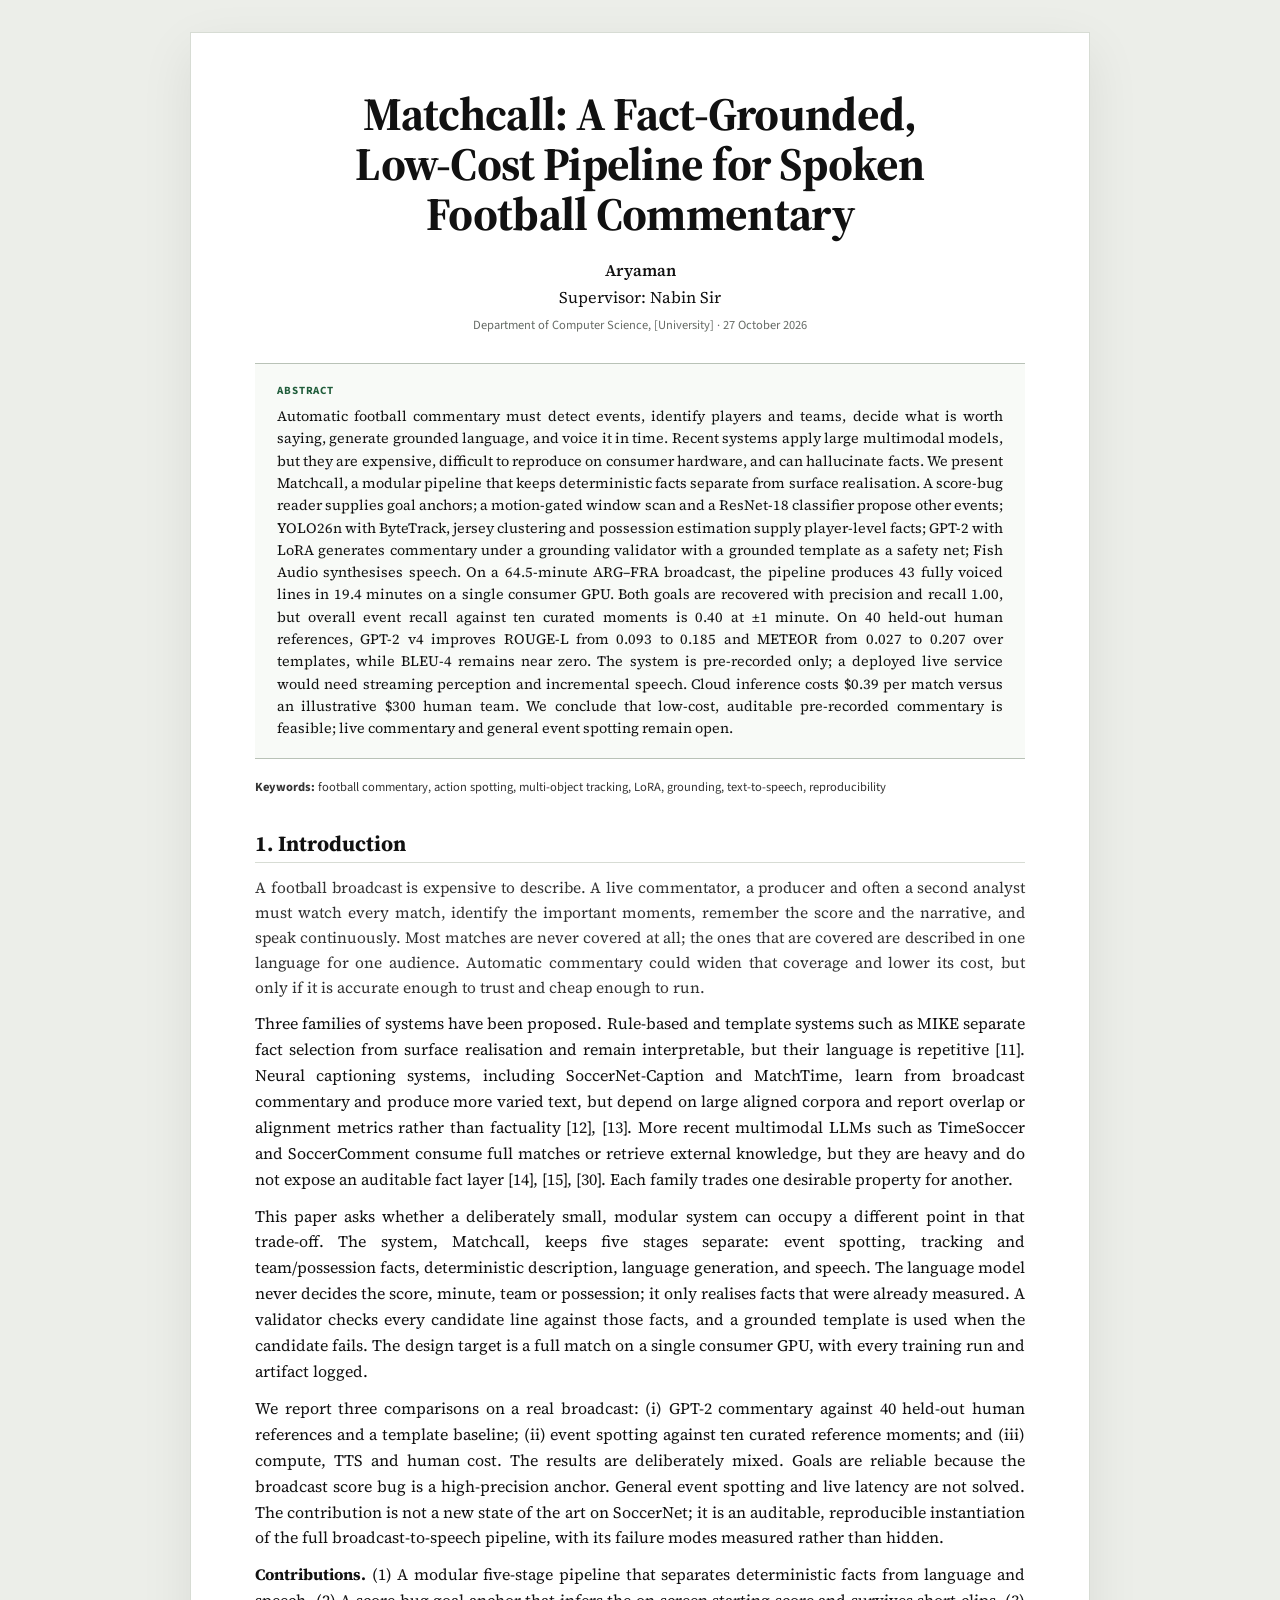
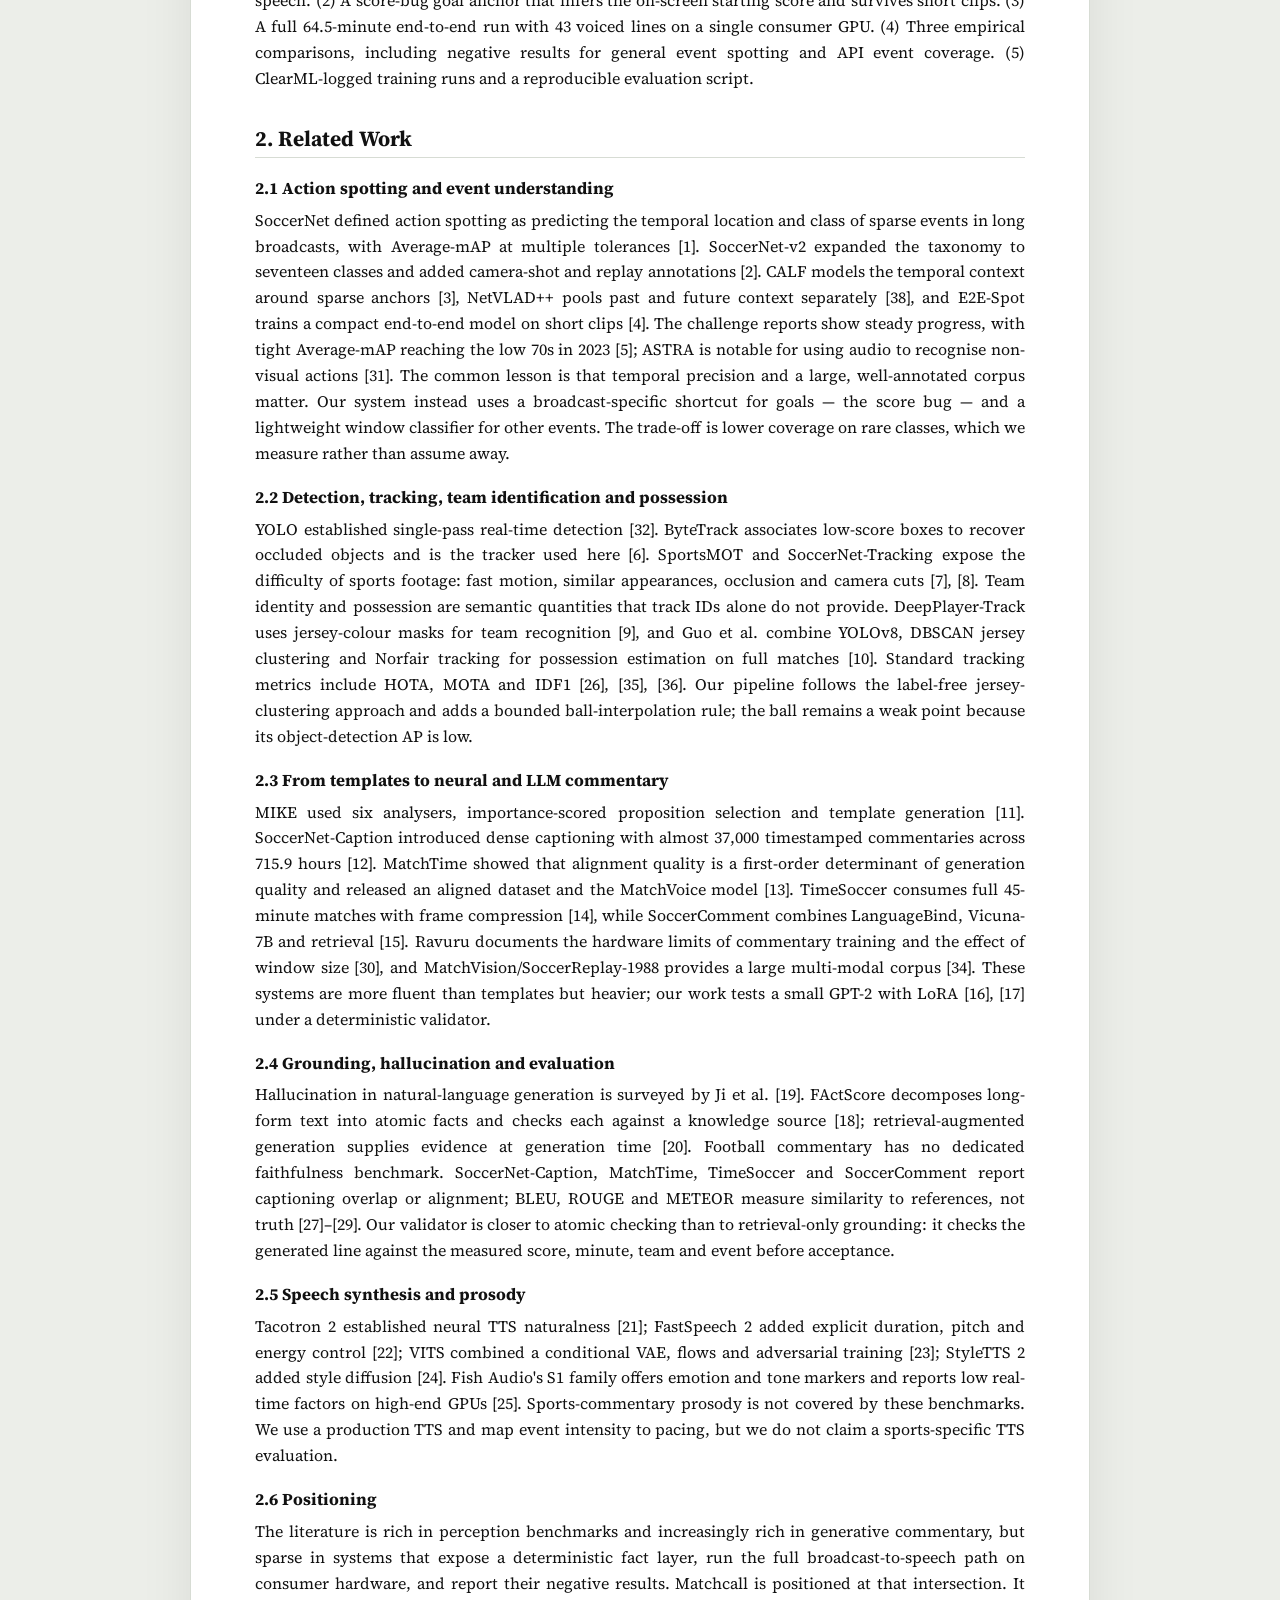
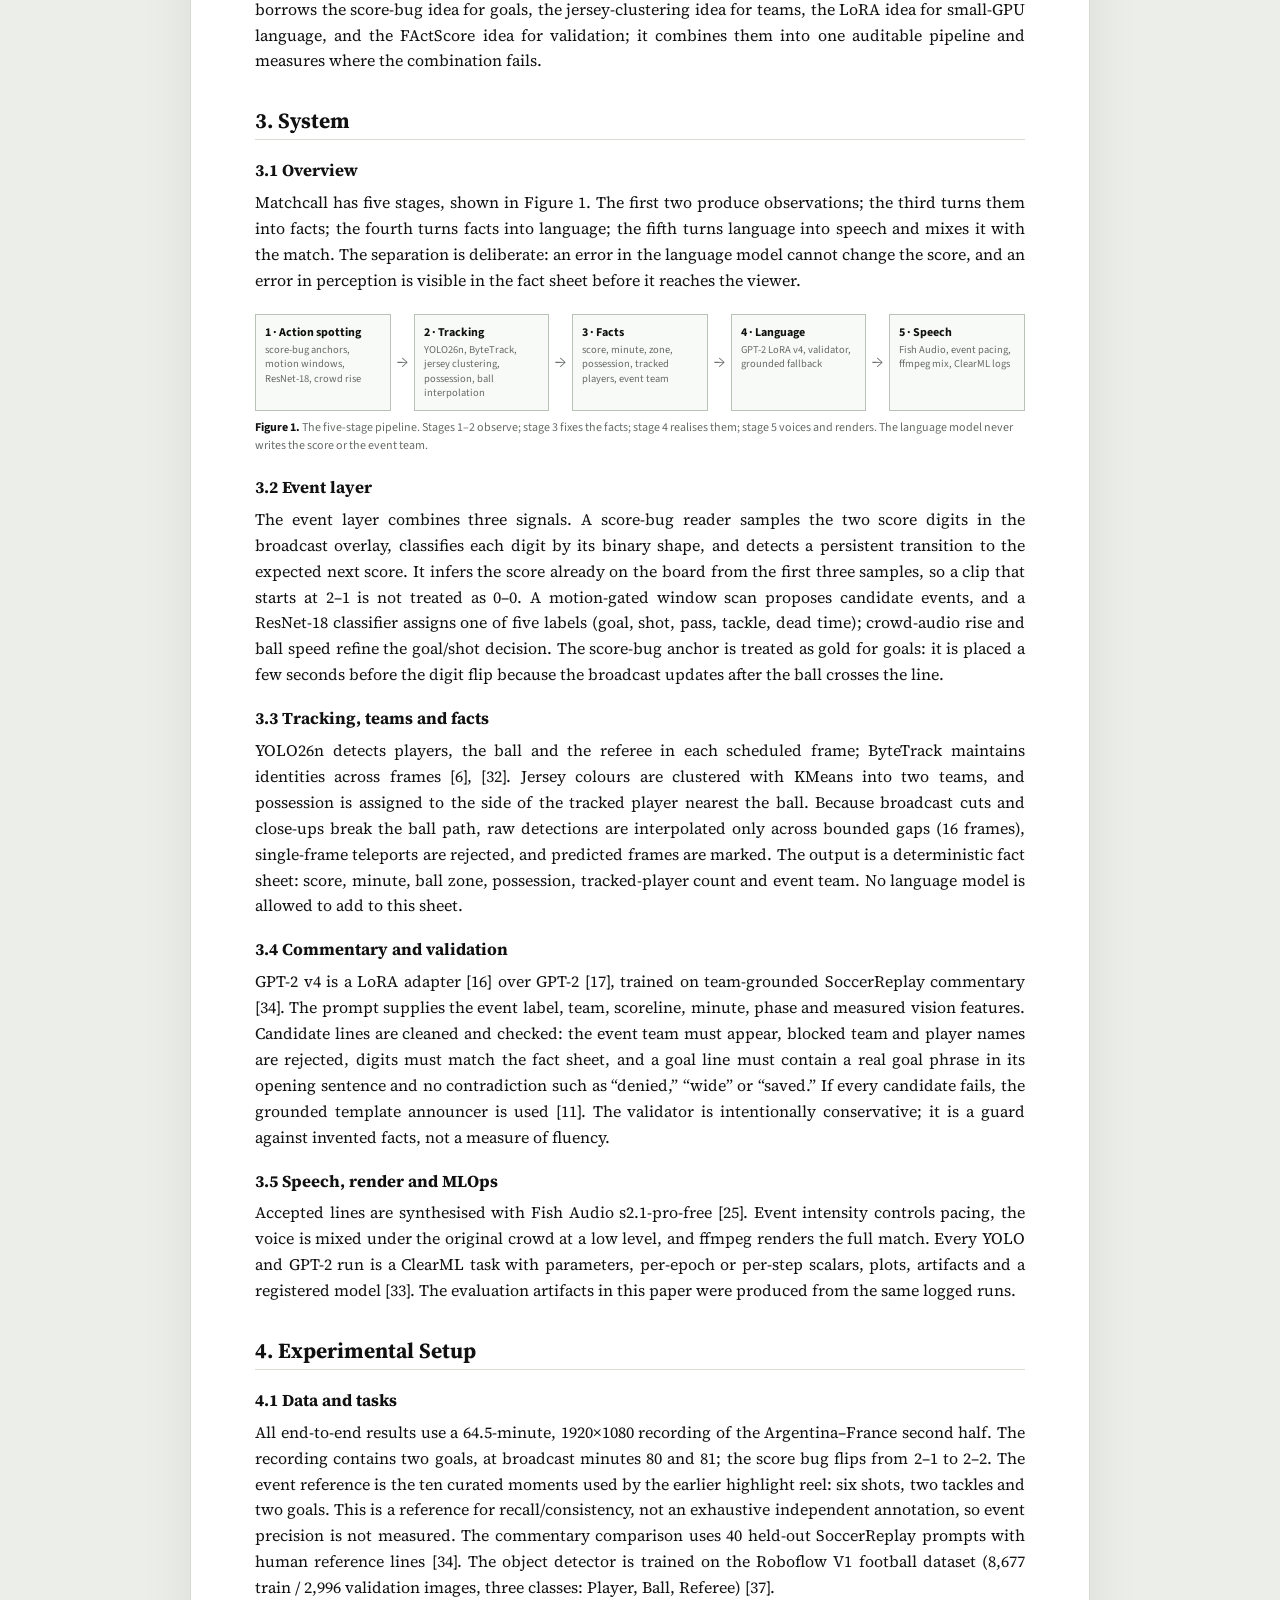
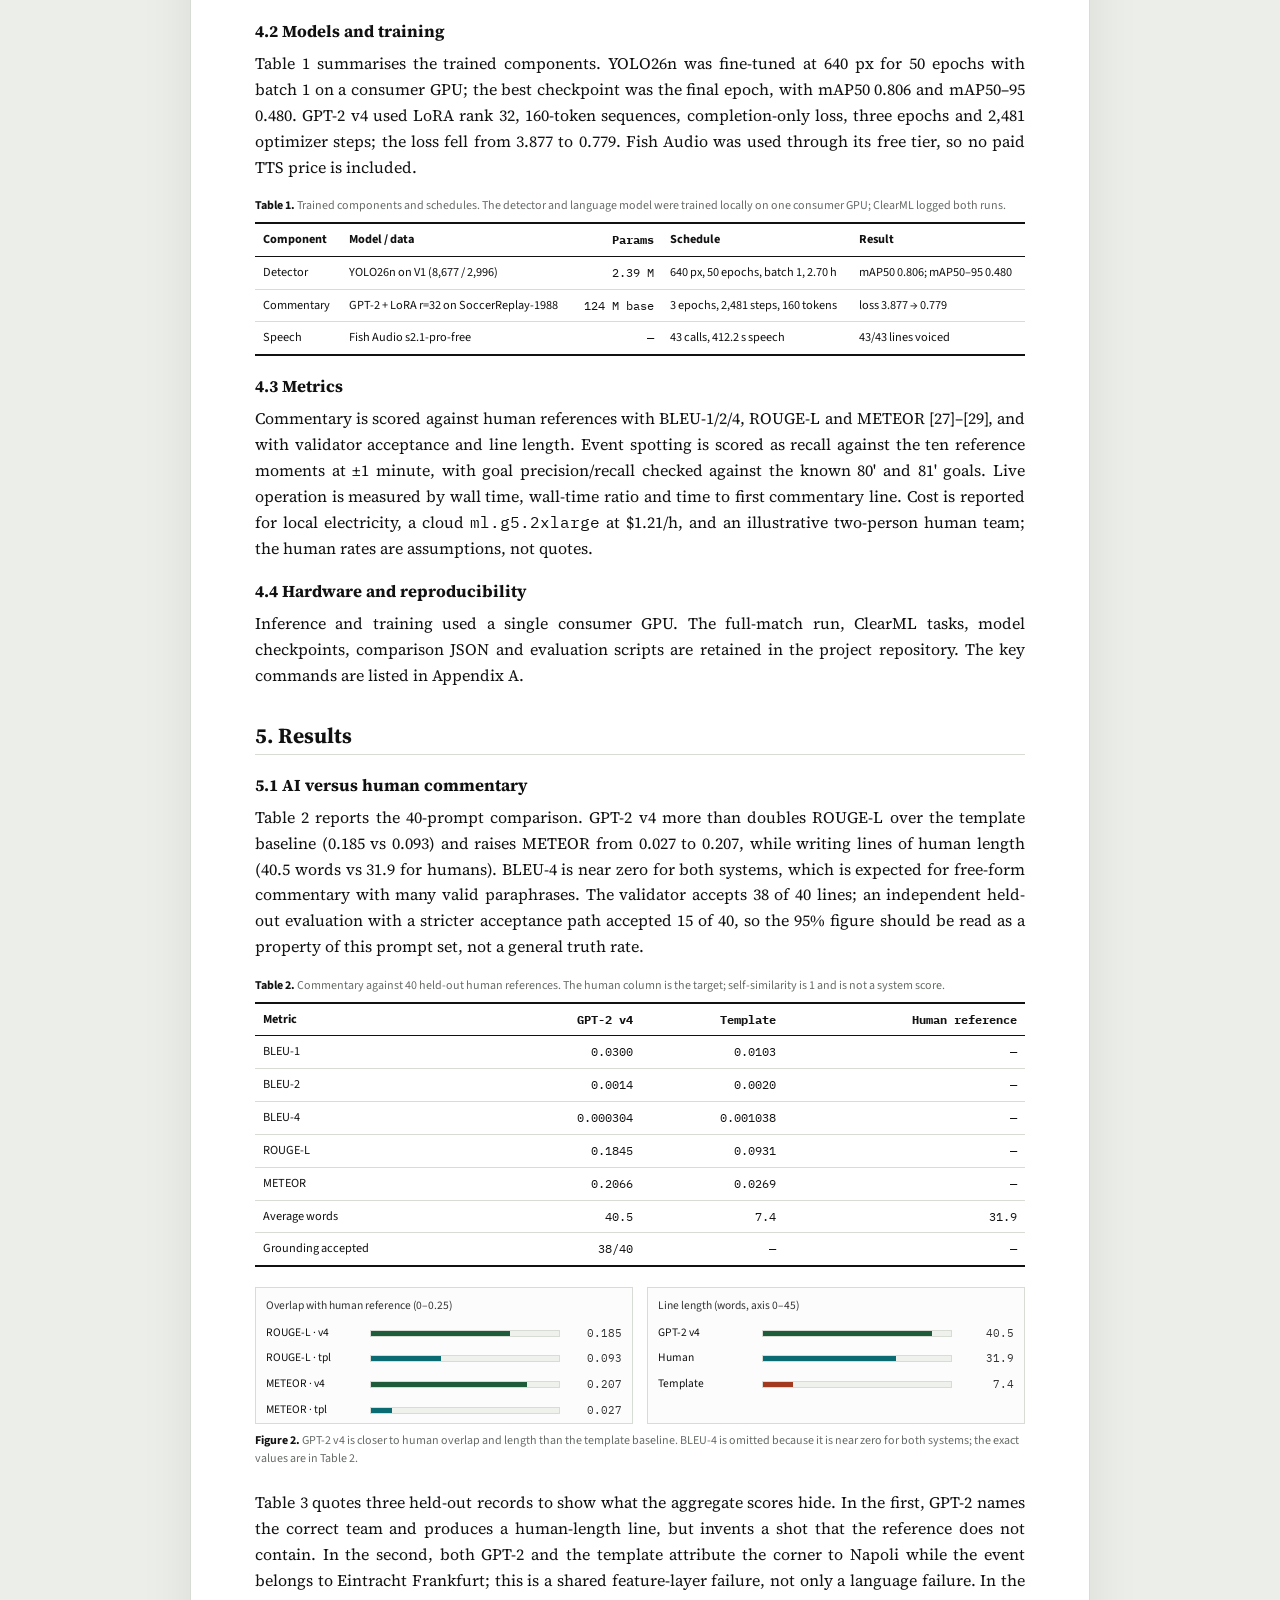
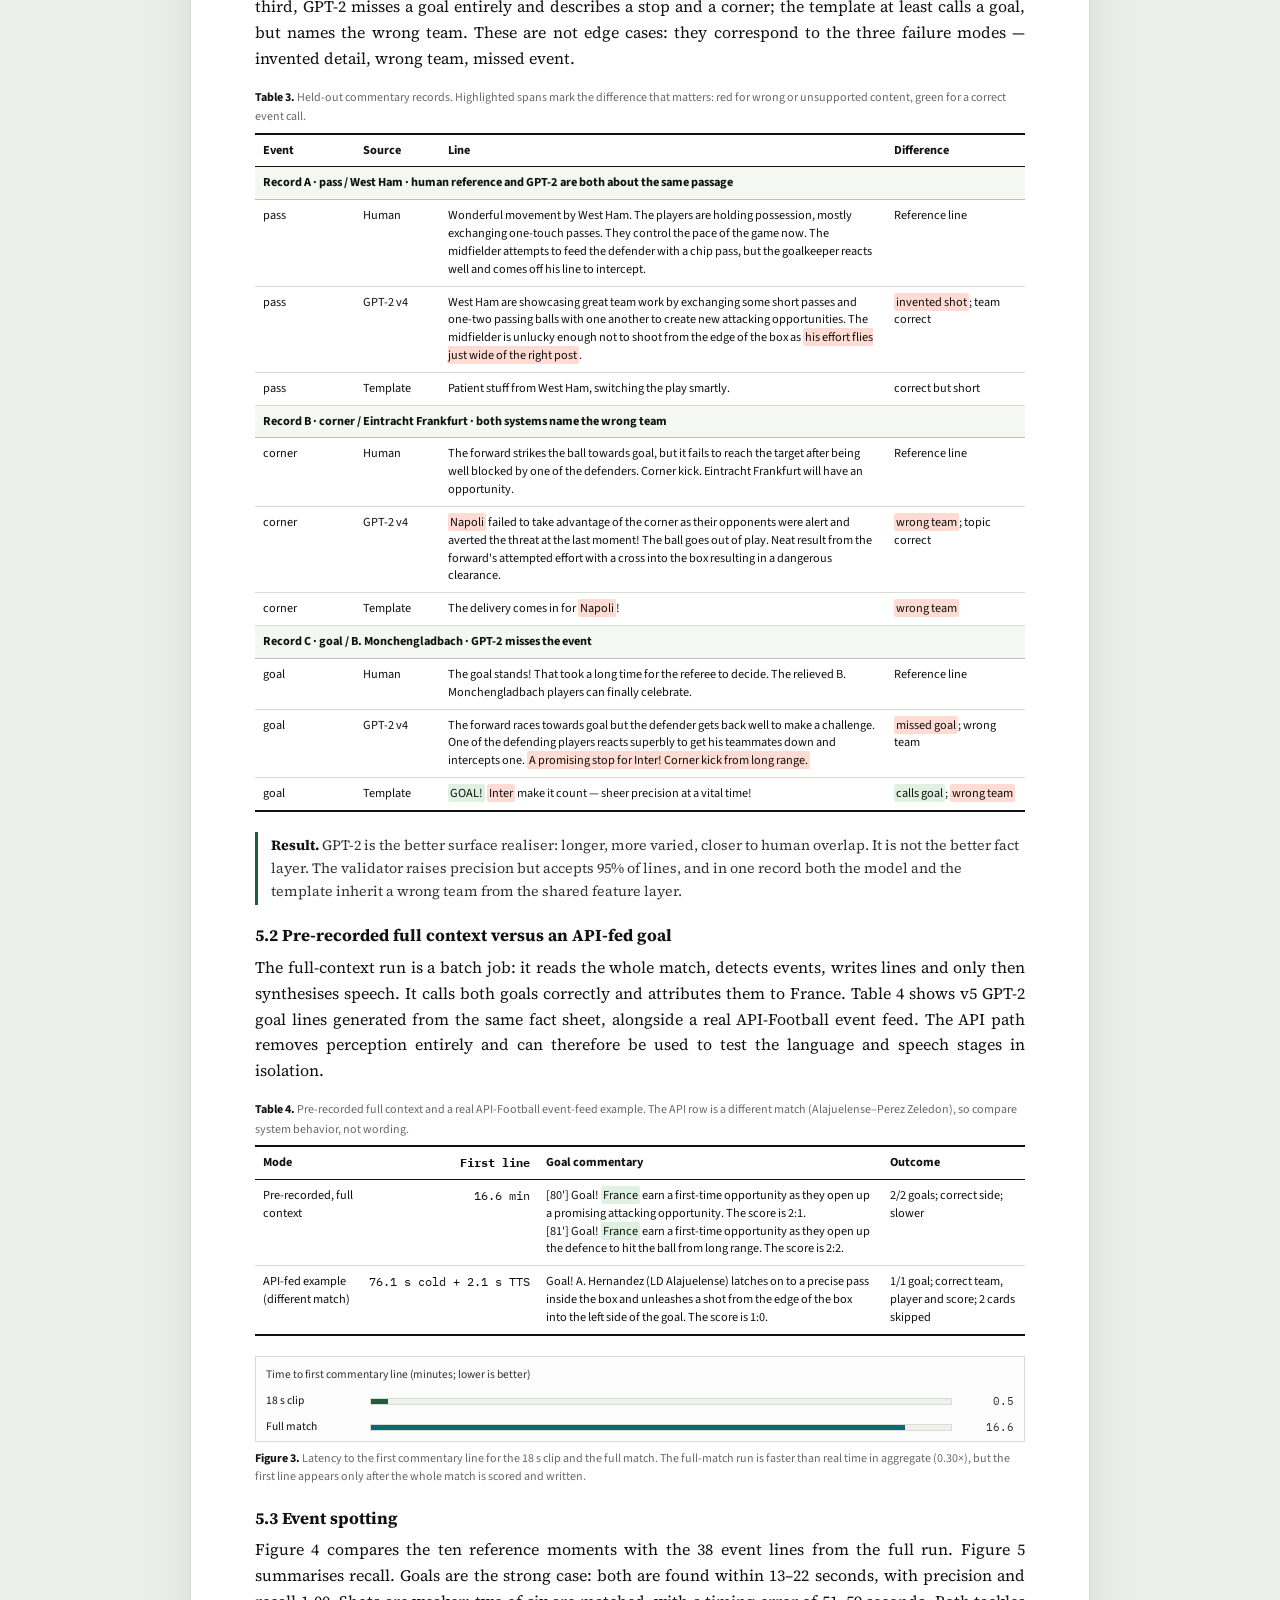
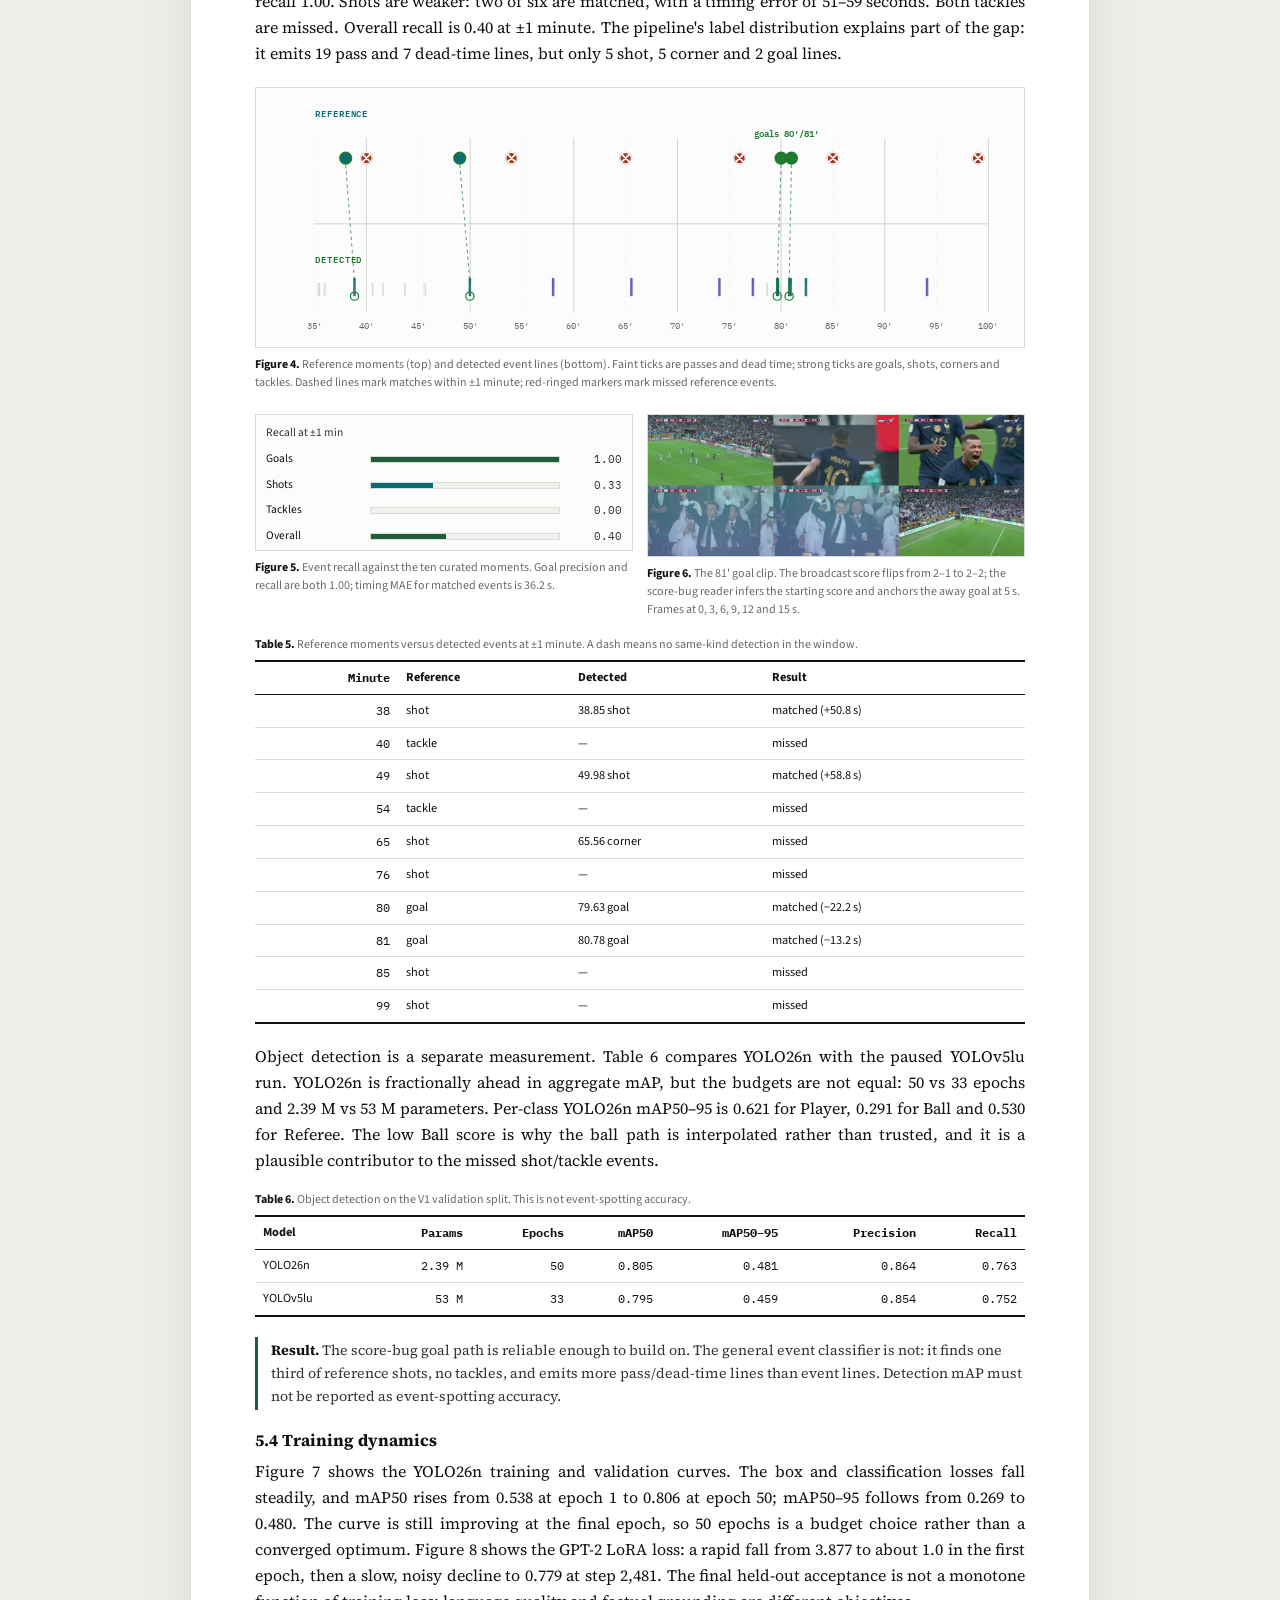
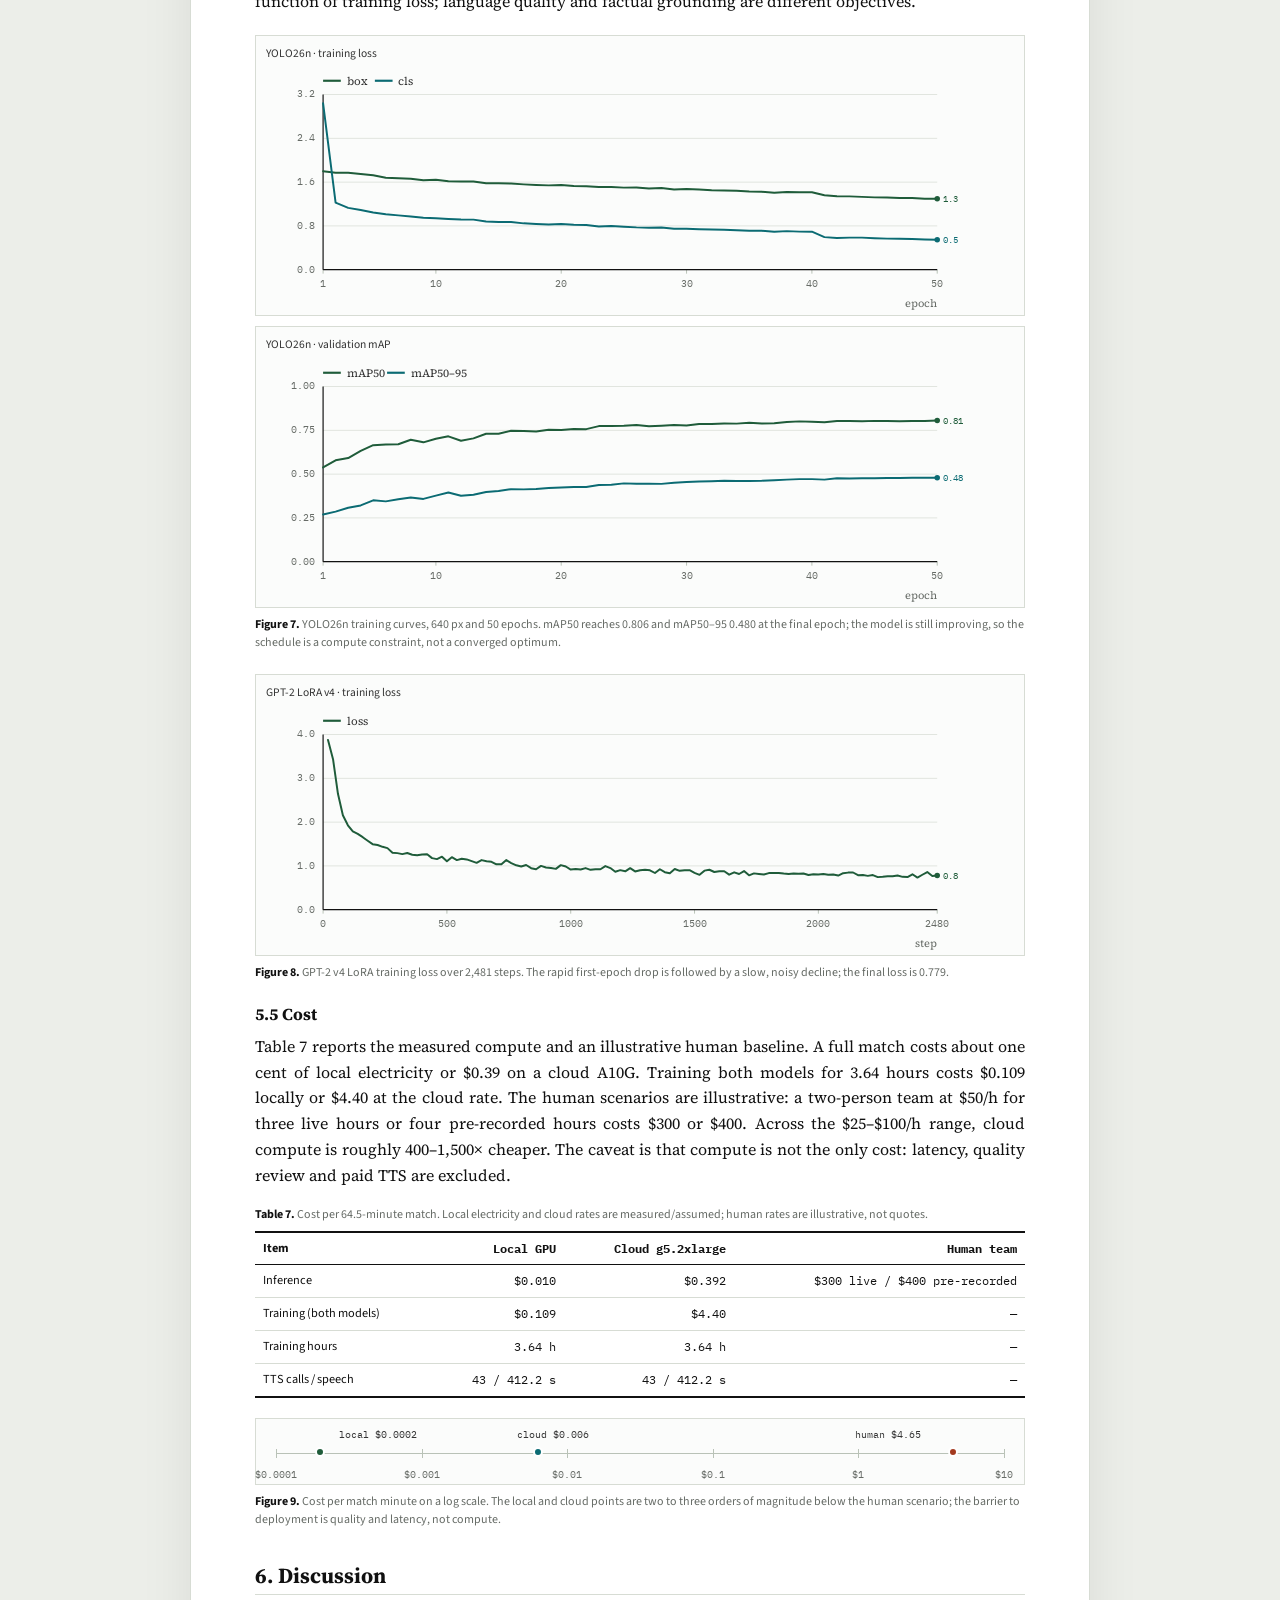
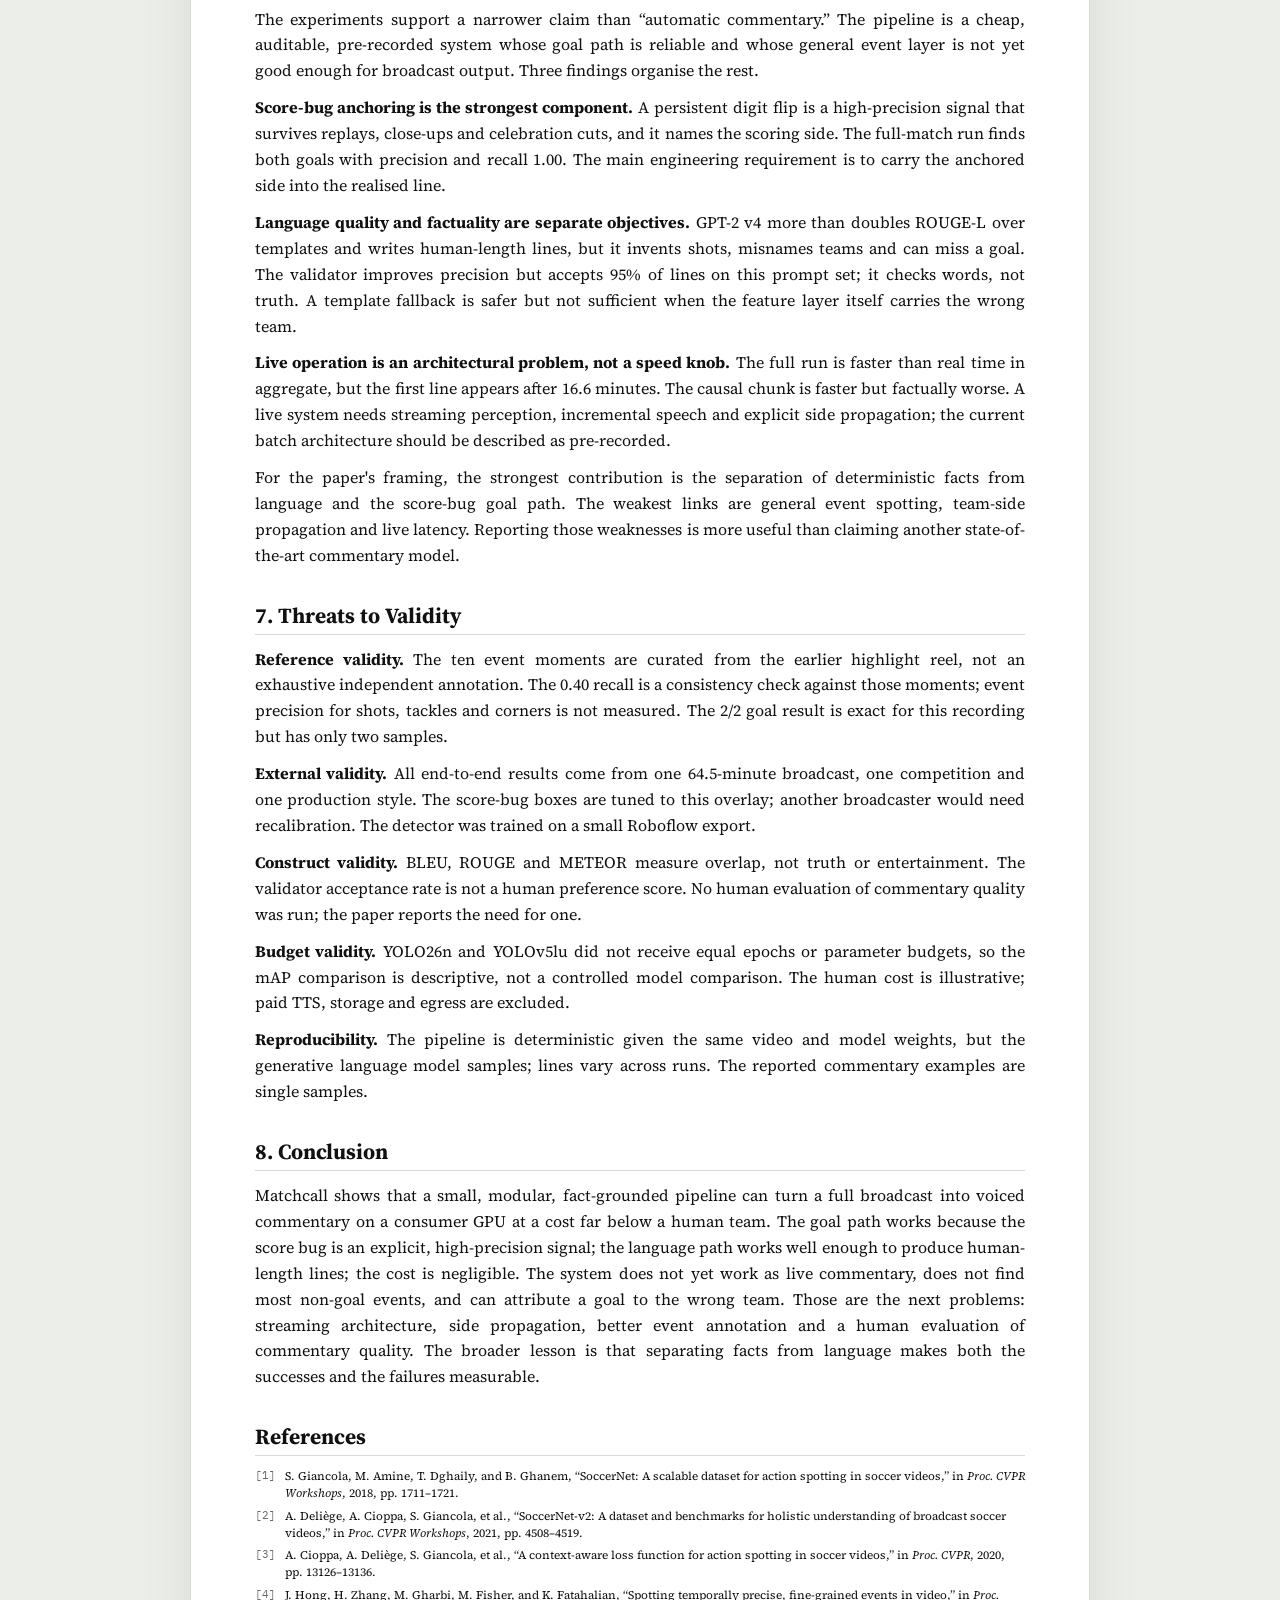
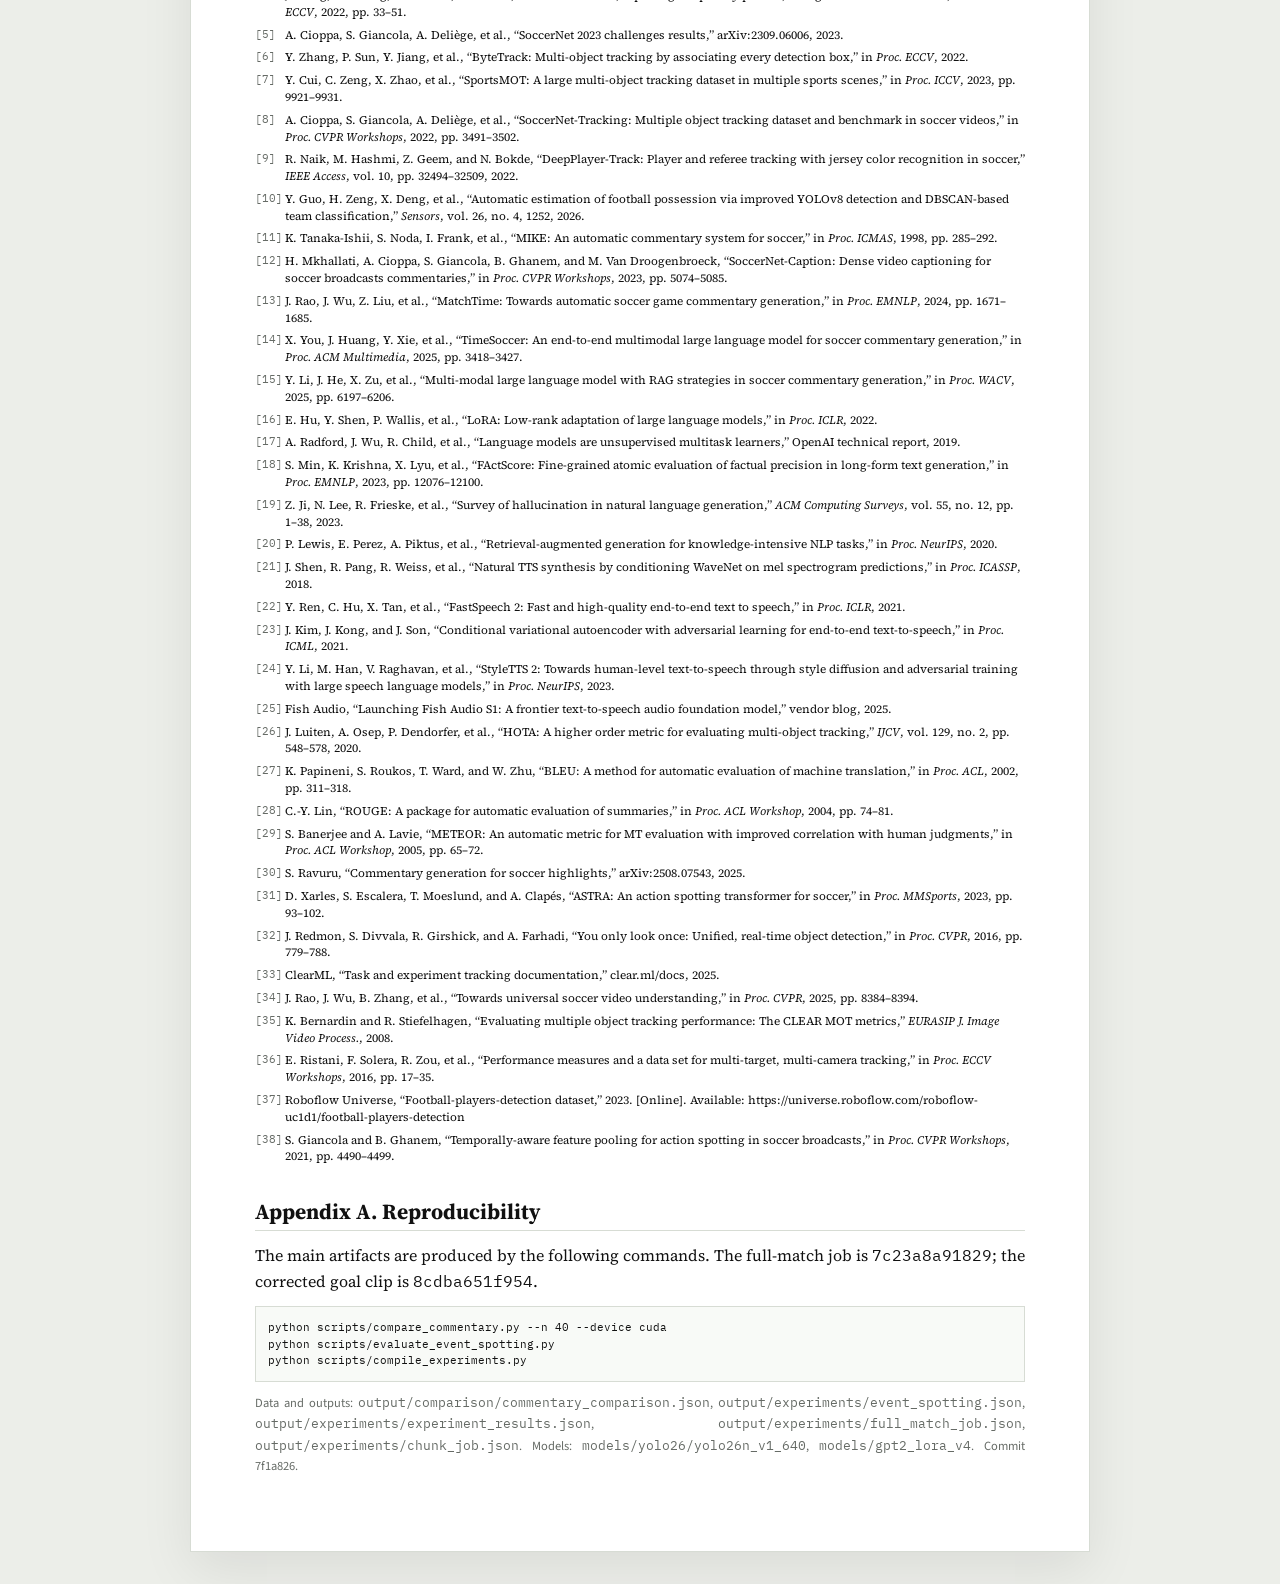
<file: docs/matchcall_paper.html>
<!doctype html>
<html lang="en">
<head>
<meta charset="utf-8">
<meta name="viewport" content="width=device-width, initial-scale=1, viewport-fit=cover">
<meta name="claude:viewport-fit-sides" content="cover">
<title>Matchcall Paper</title>
<link rel="preconnect" href="https://fonts.googleapis.com">
<link rel="preconnect" href="https://fonts.gstatic.com" crossorigin>
<link href="https://fonts.googleapis.com/css2?family=Source+Serif+4:ital,wght@0,400;0,600;0,700;1,400&family=Source+Sans+3:wght@400;600;700&family=IBM+Plex+Mono:wght@400;500&display=swap" rel="stylesheet">
<style>
:root{
  color-scheme:light;
  --bg:#eceee9; --paper:#ffffff; --ink:#111111; --ink2:#333333;
  --muted:#666b66; --rule:#d7dcd4; --rule2:#b9c2b7;
  --accent:#1f5c3a; --accent2:#0b6b73; --warn:#a33a1f;
  --hl:#fff1b8; --hlbad:#ffdcd3; --hlgood:#dff2e2;
  --serif:"Source Serif 4","Times New Roman",serif;
  --sans:"Source Sans 3","Segoe UI",sans-serif;
  --mono:"IBM Plex Mono",ui-monospace,monospace;
}
*{box-sizing:border-box}
body{margin:0;background:var(--bg);color:var(--ink);
  font:16px/1.62 var(--serif);-webkit-font-smoothing:antialiased}
.paper{max-width:900px;margin:32px auto;background:var(--paper);
  padding:56px 64px 64px;border:1px solid var(--rule);
  box-shadow:0 18px 50px rgba(0,0,0,.08)}
h1,h2,h3,p,figure,table,ol,ul{margin:0}
a{color:var(--accent);text-underline-offset:2px}
a:focus-visible{outline:2px solid var(--accent);outline-offset:3px}
.title{font-size:clamp(2rem,4.6vw,2.9rem);line-height:1.08;
  font-weight:700;text-align:center;letter-spacing:-.015em;text-wrap:balance}
.authors{text-align:center;margin-top:18px;font-size:1.02rem}
.authors b{font-weight:600}
.affil{text-align:center;color:var(--muted);font-family:var(--sans);
  font-size:12.5px;margin-top:6px;line-height:1.5}
.abstract{margin:28px 0 18px;padding:18px 22px;background:#f8faf7;
  border-top:1px solid var(--rule2);border-bottom:1px solid var(--rule2);
  font-size:14.3px;line-height:1.56;text-align:justify}
.abstract .lab{font-family:var(--sans);font-weight:700;font-size:11px;
  letter-spacing:.08em;text-transform:uppercase;color:var(--accent);
  display:block;margin-bottom:6px}
.keywords{font-family:var(--sans);font-size:12.5px;color:var(--ink2);
  margin-bottom:8px}
.keywords b{font-weight:700}
.section{margin-top:34px}
h2{font-size:1.35rem;font-weight:700;line-height:1.2;
  padding-bottom:5px;border-bottom:1px solid var(--rule);margin-bottom:12px;
  text-wrap:balance}
h3{font-size:1.05rem;font-weight:700;margin:20px 0 8px;line-height:1.3}
p{margin-bottom:11px;text-align:justify;hyphens:auto}
.lead{font-size:15.5px;color:var(--ink2)}
.small{font-family:var(--sans);font-size:12.5px;color:var(--muted)}
.figure{margin:20px 0 22px;break-inside:avoid}
.figure img{display:block;width:100%;height:auto;border:1px solid var(--rule)}
figcaption{font-family:var(--sans);font-size:12px;line-height:1.5;
  color:var(--muted);margin-top:8px;text-align:left}
figcaption b{color:var(--ink);font-weight:700}
.tbl-wrap{overflow-x:auto;margin:16px 0 20px}
.tbl{width:100%;border-collapse:collapse;font-family:var(--sans);
  font-size:12.3px;line-height:1.45}
.tbl th{text-align:left;font-weight:700;border-top:2px solid var(--ink);
  border-bottom:1px solid var(--ink);padding:7px 8px;vertical-align:bottom}
.tbl td{border-bottom:1px solid var(--rule);padding:7px 8px;vertical-align:top}
.tbl tr:last-child td{border-bottom:2px solid var(--ink)}
.tbl .num{text-align:right;font-family:var(--mono);font-variant-numeric:tabular-nums;
  white-space:nowrap}
.tbl .group td{background:#f5f7f3;font-weight:700;border-top:1px solid var(--rule2);
  border-bottom:1px solid var(--rule2)}
.tbl-caption{font-family:var(--sans);font-size:12px;color:var(--muted);
  margin-bottom:6px;text-align:left}
.tbl-caption b{color:var(--ink)}
mark{background:var(--hl);color:inherit;padding:0 2px;border-radius:2px}
mark.err{background:var(--hlbad)}
mark.ok{background:var(--hlgood)}
.pipeline{display:flex;gap:6px;align-items:stretch;margin:10px 0 4px}
.stage{flex:1;border:1px solid var(--rule2);background:#f8faf7;padding:10px 9px}
.stage b{display:block;font-family:var(--sans);font-size:12px;line-height:1.3}
.stage span{display:block;font-family:var(--sans);font-size:10.5px;
  color:var(--muted);margin-top:3px;line-height:1.35}
.arrow{display:flex;align-items:center;color:var(--muted);font-size:16px}
.chart-grid{display:grid;grid-template-columns:1fr 1fr;gap:14px}
.chart-panel{border:1px solid var(--rule);background:#fbfcfb;padding:9px 10px 4px}
.chart-title{font-family:var(--sans);font-size:11.5px;color:var(--ink2);
  margin-bottom:2px}
.chart-svg{display:block;width:100%;height:auto}
.timeline-wrap{border:1px solid var(--rule);background:#fbfcfb;padding:6px;
  overflow-x:auto}
.timeline{display:block;min-width:700px;width:100%;height:auto}
.bars{display:grid;gap:7px;margin-top:8px}
.bar-row{display:grid;grid-template-columns:96px minmax(0,1fr) 54px;
  gap:8px;align-items:center;font-family:var(--sans);font-size:11.5px}
.bar-track{height:7px;background:#eef1ec;border:1px solid var(--rule);
  overflow:hidden}
.bar-fill{display:block;height:100%;background:var(--accent)}
.bar-fill.alt{background:var(--accent2)}
.bar-fill.bad{background:var(--warn)}
.bar-val{font-family:var(--mono);font-size:10.5px;text-align:right;
  color:var(--ink2);font-variant-numeric:tabular-nums}
.log-chart{position:relative;border:1px solid var(--rule);background:#fbfcfb;
  padding:34px 14px 30px;margin-top:8px}
.log-line{position:relative;height:1px;background:var(--rule2);margin:0 6px;
  min-width:380px}
.log-tick{position:absolute;top:-4px;width:1px;height:9px;background:var(--rule2)}
.log-lab{position:absolute;top:14px;transform:translateX(-50%);
  font-family:var(--mono);font-size:9.5px;color:var(--muted);white-space:nowrap}
.log-dot{position:absolute;top:-6px;width:10px;height:10px;border-radius:50%;
  transform:translateX(-50%);border:2px solid var(--paper)}
.log-dot-label{position:absolute;top:-26px;transform:translateX(-50%);
  font-family:var(--mono);font-size:10px;color:var(--ink2);white-space:nowrap}
.legend{font-family:var(--sans);font-size:11px;color:var(--muted);
  margin-top:8px;display:flex;gap:14px;flex-wrap:wrap}
.legend i{display:inline-block;width:8px;height:8px;margin-right:4px}
.verdict{border-left:3px solid var(--accent);padding:2px 0 2px 13px;
  margin:14px 0 16px;color:var(--ink2);font-size:14.2px}
.verdict strong{color:var(--ink)}
.references{font-size:11.6px;line-height:1.45;padding-left:0;list-style:none;
  counter-reset:ref}
.references li{counter-increment:ref;margin-bottom:6px;padding-left:30px;
  position:relative;text-align:left}
.references li::before{content:"[" counter(ref) "]";position:absolute;left:0;
  color:var(--muted);font-family:var(--mono);font-size:10.5px}
code,pre{font-family:var(--mono)}
pre{font-size:10.8px;line-height:1.55;background:#f8faf7;border:1px solid var(--rule);
  padding:12px;overflow-x:auto;margin:10px 0}
@media(max-width:760px){
  .paper{margin:0;padding:28px 20px 40px;border:0;box-shadow:none}
  .chart-grid{grid-template-columns:1fr}
  .pipeline{flex-direction:column}
  .arrow{justify-content:center;transform:rotate(90deg);height:14px}
  .bar-row{grid-template-columns:80px minmax(0,1fr) 48px}
  .tbl{font-size:11.5px}
}
@media print{
  body{background:#fff}
  .paper{max-width:none;margin:0;padding:0;border:0;box-shadow:none}
  .section{margin-top:22px}
  .figure,.chart-panel{break-inside:avoid}
  .tbl-wrap{overflow:visible;break-inside:avoid}
  #table5{break-before:page}
  .tbl tr{break-inside:avoid}
  h2,h3{break-after:avoid}
  .timeline-wrap{overflow:visible}
  .timeline{min-width:0}
  .log-line{min-width:0}
  a{color:inherit;text-decoration:none}
  mark{-webkit-print-color-adjust:exact;print-color-adjust:exact}
  body{-webkit-print-color-adjust:exact;print-color-adjust:exact}
}
@page{margin:16mm}
</style>
</head>
<body>
<div class="paper">

<h1 class="title">Matchcall: A Fact-Grounded, Low-Cost Pipeline for Spoken Football Commentary</h1>
<div class="authors"><b>Aryaman</b><br>Supervisor: Nabin Sir</div>
<div class="affil">Department of Computer Science, [University] · 27 October 2026</div>

<div class="abstract">
<span class="lab">Abstract</span>
Automatic football commentary must detect events, identify players and teams, decide what is worth saying, generate grounded language, and voice it in time. Recent systems apply large multimodal models, but they are expensive, difficult to reproduce on consumer hardware, and can hallucinate facts. We present Matchcall, a modular pipeline that keeps deterministic facts separate from surface realisation. A score-bug reader supplies goal anchors; a motion-gated window scan and a ResNet-18 classifier propose other events; YOLO26n with ByteTrack, jersey clustering and possession estimation supply player-level facts; GPT-2 with LoRA generates commentary under a grounding validator with a grounded template as a safety net; Fish Audio synthesises speech. On a 64.5-minute ARG–FRA broadcast, the pipeline produces 43 fully voiced lines in 19.4 minutes on a single consumer GPU. Both goals are recovered with precision and recall 1.00, but overall event recall against ten curated moments is 0.40 at ±1 minute. On 40 held-out human references, GPT-2 v4 improves ROUGE-L from 0.093 to 0.185 and METEOR from 0.027 to 0.207 over templates, while BLEU-4 remains near zero. The system is pre-recorded only; a deployed live service would need streaming perception and incremental speech. Cloud inference costs $0.39 per match versus an illustrative $300 human team. We conclude that low-cost, auditable pre-recorded commentary is feasible; live commentary and general event spotting remain open.
</div>
<div class="keywords"><b>Keywords:</b> football commentary, action spotting, multi-object tracking, LoRA, grounding, text-to-speech, reproducibility</div>

<section class="section">
<h2>1. Introduction</h2>
<p class="lead">A football broadcast is expensive to describe. A live commentator, a producer and often a second analyst must watch every match, identify the important moments, remember the score and the narrative, and speak continuously. Most matches are never covered at all; the ones that are covered are described in one language for one audience. Automatic commentary could widen that coverage and lower its cost, but only if it is accurate enough to trust and cheap enough to run.</p>
<p>Three families of systems have been proposed. Rule-based and template systems such as MIKE separate fact selection from surface realisation and remain interpretable, but their language is repetitive [11]. Neural captioning systems, including SoccerNet-Caption and MatchTime, learn from broadcast commentary and produce more varied text, but depend on large aligned corpora and report overlap or alignment metrics rather than factuality [12], [13]. More recent multimodal LLMs such as TimeSoccer and SoccerComment consume full matches or retrieve external knowledge, but they are heavy and do not expose an auditable fact layer [14], [15], [30]. Each family trades one desirable property for another.</p>
<p>This paper asks whether a deliberately small, modular system can occupy a different point in that trade-off. The system, Matchcall, keeps five stages separate: event spotting, tracking and team/possession facts, deterministic description, language generation, and speech. The language model never decides the score, minute, team or possession; it only realises facts that were already measured. A validator checks every candidate line against those facts, and a grounded template is used when the candidate fails. The design target is a full match on a single consumer GPU, with every training run and artifact logged.</p>
<p>We report three comparisons on a real broadcast: (i) GPT-2 commentary against 40 held-out human references and a template baseline; (ii) event spotting against ten curated reference moments; and (iii) compute, TTS and human cost. The results are deliberately mixed. Goals are reliable because the broadcast score bug is a high-precision anchor. General event spotting and live latency are not solved. The contribution is not a new state of the art on SoccerNet; it is an auditable, reproducible instantiation of the full broadcast-to-speech pipeline, with its failure modes measured rather than hidden.</p>
<p><b>Contributions.</b> (1) A modular five-stage pipeline that separates deterministic facts from language and speech. (2) A score-bug goal anchor that infers the on-screen starting score and survives short clips. (3) A full 64.5-minute end-to-end run with 43 voiced lines on a single consumer GPU. (4) Three empirical comparisons, including negative results for general event spotting and API event coverage. (5) ClearML-logged training runs and a reproducible evaluation script.</p>
</section>

<section class="section">
<h2>2. Related Work</h2>
<h3>2.1 Action spotting and event understanding</h3>
<p>SoccerNet defined action spotting as predicting the temporal location and class of sparse events in long broadcasts, with Average-mAP at multiple tolerances [1]. SoccerNet-v2 expanded the taxonomy to seventeen classes and added camera-shot and replay annotations [2]. CALF models the temporal context around sparse anchors [3], NetVLAD++ pools past and future context separately [38], and E2E-Spot trains a compact end-to-end model on short clips [4]. The challenge reports show steady progress, with tight Average-mAP reaching the low 70s in 2023 [5]; ASTRA is notable for using audio to recognise non-visual actions [31]. The common lesson is that temporal precision and a large, well-annotated corpus matter. Our system instead uses a broadcast-specific shortcut for goals — the score bug — and a lightweight window classifier for other events. The trade-off is lower coverage on rare classes, which we measure rather than assume away.</p>

<h3>2.2 Detection, tracking, team identification and possession</h3>
<p>YOLO established single-pass real-time detection [32]. ByteTrack associates low-score boxes to recover occluded objects and is the tracker used here [6]. SportsMOT and SoccerNet-Tracking expose the difficulty of sports footage: fast motion, similar appearances, occlusion and camera cuts [7], [8]. Team identity and possession are semantic quantities that track IDs alone do not provide. DeepPlayer-Track uses jersey-colour masks for team recognition [9], and Guo et al. combine YOLOv8, DBSCAN jersey clustering and Norfair tracking for possession estimation on full matches [10]. Standard tracking metrics include HOTA, MOTA and IDF1 [26], [35], [36]. Our pipeline follows the label-free jersey-clustering approach and adds a bounded ball-interpolation rule; the ball remains a weak point because its object-detection AP is low.</p>

<h3>2.3 From templates to neural and LLM commentary</h3>
<p>MIKE used six analysers, importance-scored proposition selection and template generation [11]. SoccerNet-Caption introduced dense captioning with almost 37,000 timestamped commentaries across 715.9 hours [12]. MatchTime showed that alignment quality is a first-order determinant of generation quality and released an aligned dataset and the MatchVoice model [13]. TimeSoccer consumes full 45-minute matches with frame compression [14], while SoccerComment combines LanguageBind, Vicuna-7B and retrieval [15]. Ravuru documents the hardware limits of commentary training and the effect of window size [30], and MatchVision/SoccerReplay-1988 provides a large multi-modal corpus [34]. These systems are more fluent than templates but heavier; our work tests a small GPT-2 with LoRA [16], [17] under a deterministic validator.</p>

<h3>2.4 Grounding, hallucination and evaluation</h3>
<p>Hallucination in natural-language generation is surveyed by Ji et al. [19]. FActScore decomposes long-form text into atomic facts and checks each against a knowledge source [18]; retrieval-augmented generation supplies evidence at generation time [20]. Football commentary has no dedicated faithfulness benchmark. SoccerNet-Caption, MatchTime, TimeSoccer and SoccerComment report captioning overlap or alignment; BLEU, ROUGE and METEOR measure similarity to references, not truth [27]–[29]. Our validator is closer to atomic checking than to retrieval-only grounding: it checks the generated line against the measured score, minute, team and event before acceptance.</p>

<h3>2.5 Speech synthesis and prosody</h3>
<p>Tacotron 2 established neural TTS naturalness [21]; FastSpeech 2 added explicit duration, pitch and energy control [22]; VITS combined a conditional VAE, flows and adversarial training [23]; StyleTTS 2 added style diffusion [24]. Fish Audio's S1 family offers emotion and tone markers and reports low real-time factors on high-end GPUs [25]. Sports-commentary prosody is not covered by these benchmarks. We use a production TTS and map event intensity to pacing, but we do not claim a sports-specific TTS evaluation.</p>

<h3>2.6 Positioning</h3>
<p>The literature is rich in perception benchmarks and increasingly rich in generative commentary, but sparse in systems that expose a deterministic fact layer, run the full broadcast-to-speech path on consumer hardware, and report their negative results. Matchcall is positioned at that intersection. It borrows the score-bug idea for goals, the jersey-clustering idea for teams, the LoRA idea for small-GPU language, and the FActScore idea for validation; it combines them into one auditable pipeline and measures where the combination fails.</p>
</section>

<section class="section">
<h2>3. System</h2>
<h3>3.1 Overview</h3>
<p>Matchcall has five stages, shown in Figure 1. The first two produce observations; the third turns them into facts; the fourth turns facts into language; the fifth turns language into speech and mixes it with the match. The separation is deliberate: an error in the language model cannot change the score, and an error in perception is visible in the fact sheet before it reaches the viewer.</p>
<figure class="figure">
  <div class="pipeline" aria-label="Five-stage pipeline">
    <div class="stage"><b>1 · Action spotting</b><span>score-bug anchors, motion windows, ResNet-18, crowd rise</span></div>
    <div class="arrow">→</div>
    <div class="stage"><b>2 · Tracking</b><span>YOLO26n, ByteTrack, jersey clustering, possession, ball interpolation</span></div>
    <div class="arrow">→</div>
    <div class="stage"><b>3 · Facts</b><span>score, minute, zone, possession, tracked players, event team</span></div>
    <div class="arrow">→</div>
    <div class="stage"><b>4 · Language</b><span>GPT-2 LoRA v4, validator, grounded fallback</span></div>
    <div class="arrow">→</div>
    <div class="stage"><b>5 · Speech</b><span>Fish Audio, event pacing, ffmpeg mix, ClearML logs</span></div>
  </div>
  <figcaption><b>Figure 1.</b> The five-stage pipeline. Stages 1–2 observe; stage 3 fixes the facts; stage 4 realises them; stage 5 voices and renders. The language model never writes the score or the event team.</figcaption>
</figure>

<h3>3.2 Event layer</h3>
<p>The event layer combines three signals. A score-bug reader samples the two score digits in the broadcast overlay, classifies each digit by its binary shape, and detects a persistent transition to the expected next score. It infers the score already on the board from the first three samples, so a clip that starts at 2–1 is not treated as 0–0. A motion-gated window scan proposes candidate events, and a ResNet-18 classifier assigns one of five labels (goal, shot, pass, tackle, dead time); crowd-audio rise and ball speed refine the goal/shot decision. The score-bug anchor is treated as gold for goals: it is placed a few seconds before the digit flip because the broadcast updates after the ball crosses the line.</p>

<h3>3.3 Tracking, teams and facts</h3>
<p>YOLO26n detects players, the ball and the referee in each scheduled frame; ByteTrack maintains identities across frames [6], [32]. Jersey colours are clustered with KMeans into two teams, and possession is assigned to the side of the tracked player nearest the ball. Because broadcast cuts and close-ups break the ball path, raw detections are interpolated only across bounded gaps (16 frames), single-frame teleports are rejected, and predicted frames are marked. The output is a deterministic fact sheet: score, minute, ball zone, possession, tracked-player count and event team. No language model is allowed to add to this sheet.</p>

<h3>3.4 Commentary and validation</h3>
<p>GPT-2 v4 is a LoRA adapter [16] over GPT-2 [17], trained on team-grounded SoccerReplay commentary [34]. The prompt supplies the event label, team, scoreline, minute, phase and measured vision features. Candidate lines are cleaned and checked: the event team must appear, blocked team and player names are rejected, digits must match the fact sheet, and a goal line must contain a real goal phrase in its opening sentence and no contradiction such as “denied,” “wide” or “saved.” If every candidate fails, the grounded template announcer is used [11]. The validator is intentionally conservative; it is a guard against invented facts, not a measure of fluency.</p>

<h3>3.5 Speech, render and MLOps</h3>
<p>Accepted lines are synthesised with Fish Audio s2.1-pro-free [25]. Event intensity controls pacing, the voice is mixed under the original crowd at a low level, and ffmpeg renders the full match. Every YOLO and GPT-2 run is a ClearML task with parameters, per-epoch or per-step scalars, plots, artifacts and a registered model [33]. The evaluation artifacts in this paper were produced from the same logged runs.</p>
</section>

<section class="section">
<h2>4. Experimental Setup</h2>
<h3>4.1 Data and tasks</h3>
<p>All end-to-end results use a 64.5-minute, 1920×1080 recording of the Argentina–France second half. The recording contains two goals, at broadcast minutes 80 and 81; the score bug flips from 2–1 to 2–2. The event reference is the ten curated moments used by the earlier highlight reel: six shots, two tackles and two goals. This is a reference for recall/consistency, not an exhaustive independent annotation, so event precision is not measured. The commentary comparison uses 40 held-out SoccerReplay prompts with human reference lines [34]. The object detector is trained on the Roboflow V1 football dataset (8,677 train / 2,996 validation images, three classes: Player, Ball, Referee) [37].</p>

<h3>4.2 Models and training</h3>
<p>Table 1 summarises the trained components. YOLO26n was fine-tuned at 640 px for 50 epochs with batch 1 on a consumer GPU; the best checkpoint was the final epoch, with mAP50 0.806 and mAP50–95 0.480. GPT-2 v4 used LoRA rank 32, 160-token sequences, completion-only loss, three epochs and 2,481 optimizer steps; the loss fell from 3.877 to 0.779. Fish Audio was used through its free tier, so no paid TTS price is included.</p>
<div class="tbl-wrap">
<div class="tbl-caption"><b>Table 1.</b> Trained components and schedules. The detector and language model were trained locally on one consumer GPU; ClearML logged both runs.</div>
<table class="tbl">
<thead><tr><th>Component</th><th>Model / data</th><th class="num">Params</th><th>Schedule</th><th>Result</th></tr></thead>
<tbody>
<tr><td>Detector</td><td>YOLO26n on V1 (8,677 / 2,996)</td><td class="num">2.39 M</td><td>640 px, 50 epochs, batch 1, 2.70 h</td><td>mAP50 0.806; mAP50–95 0.480</td></tr>
<tr><td>Commentary</td><td>GPT-2 + LoRA r=32 on SoccerReplay-1988</td><td class="num">124 M base</td><td>3 epochs, 2,481 steps, 160 tokens</td><td>loss 3.877 → 0.779</td></tr>
<tr><td>Speech</td><td>Fish Audio s2.1-pro-free</td><td class="num">—</td><td>43 calls, 412.2 s speech</td><td>43/43 lines voiced</td></tr>
</tbody>
</table>
</div>

<h3>4.3 Metrics</h3>
<p>Commentary is scored against human references with BLEU-1/2/4, ROUGE-L and METEOR [27]–[29], and with validator acceptance and line length. Event spotting is scored as recall against the ten reference moments at ±1 minute, with goal precision/recall checked against the known 80' and 81' goals. Live operation is measured by wall time, wall-time ratio and time to first commentary line. Cost is reported for local electricity, a cloud <code>ml.g5.2xlarge</code> at $1.21/h, and an illustrative two-person human team; the human rates are assumptions, not quotes.</p>

<h3>4.4 Hardware and reproducibility</h3>
<p>Inference and training used a single consumer GPU. The full-match run, ClearML tasks, model checkpoints, comparison JSON and evaluation scripts are retained in the project repository. The key commands are listed in Appendix A.</p>
</section>

<section class="section" id="results">
<h2>5. Results</h2>
<h3>5.1 AI versus human commentary</h3>
<p>Table 2 reports the 40-prompt comparison. GPT-2 v4 more than doubles ROUGE-L over the template baseline (0.185 vs 0.093) and raises METEOR from 0.027 to 0.207, while writing lines of human length (40.5 words vs 31.9 for humans). BLEU-4 is near zero for both systems, which is expected for free-form commentary with many valid paraphrases. The validator accepts 38 of 40 lines; an independent held-out evaluation with a stricter acceptance path accepted 15 of 40, so the 95% figure should be read as a property of this prompt set, not a general truth rate.</p>
<div class="tbl-wrap">
<div class="tbl-caption"><b>Table 2.</b> Commentary against 40 held-out human references. The human column is the target; self-similarity is 1 and is not a system score.</div>
<table class="tbl">
<thead><tr><th>Metric</th><th class="num">GPT-2 v4</th><th class="num">Template</th><th class="num">Human reference</th></tr></thead>
<tbody>
<tr><td>BLEU-1</td><td class="num">0.0300</td><td class="num">0.0103</td><td class="num">—</td></tr>
<tr><td>BLEU-2</td><td class="num">0.0014</td><td class="num">0.0020</td><td class="num">—</td></tr>
<tr><td>BLEU-4</td><td class="num">0.000304</td><td class="num">0.001038</td><td class="num">—</td></tr>
<tr><td>ROUGE-L</td><td class="num">0.1845</td><td class="num">0.0931</td><td class="num">—</td></tr>
<tr><td>METEOR</td><td class="num">0.2066</td><td class="num">0.0269</td><td class="num">—</td></tr>
<tr><td>Average words</td><td class="num">40.5</td><td class="num">7.4</td><td class="num">31.9</td></tr>
<tr><td>Grounding accepted</td><td class="num">38/40</td><td class="num">—</td><td class="num">—</td></tr>
</tbody>
</table>
</div>

<figure class="figure">
  <div class="chart-grid">
    <div class="chart-panel">
      <div class="chart-title">Overlap with human reference (0–0.25)</div>
      <div class="bars" aria-label="ROUGE-L and METEOR">
        <div class="bar-row"><span>ROUGE-L · v4</span><div class="bar-track"><span class="bar-fill" style="width:74%"></span></div><span class="bar-val">0.185</span></div>
        <div class="bar-row"><span>ROUGE-L · tpl</span><div class="bar-track"><span class="bar-fill alt" style="width:37%"></span></div><span class="bar-val">0.093</span></div>
        <div class="bar-row"><span>METEOR · v4</span><div class="bar-track"><span class="bar-fill" style="width:83%"></span></div><span class="bar-val">0.207</span></div>
        <div class="bar-row"><span>METEOR · tpl</span><div class="bar-track"><span class="bar-fill alt" style="width:11%"></span></div><span class="bar-val">0.027</span></div>
      </div>
    </div>
    <div class="chart-panel">
      <div class="chart-title">Line length (words, axis 0–45)</div>
      <div class="bars" aria-label="Average line length">
        <div class="bar-row"><span>GPT-2 v4</span><div class="bar-track"><span class="bar-fill" style="width:90%"></span></div><span class="bar-val">40.5</span></div>
        <div class="bar-row"><span>Human</span><div class="bar-track"><span class="bar-fill alt" style="width:71%"></span></div><span class="bar-val">31.9</span></div>
        <div class="bar-row"><span>Template</span><div class="bar-track"><span class="bar-fill bad" style="width:16%"></span></div><span class="bar-val">7.4</span></div>
      </div>
    </div>
  </div>
  <figcaption><b>Figure 2.</b> GPT-2 v4 is closer to human overlap and length than the template baseline. BLEU-4 is omitted because it is near zero for both systems; the exact values are in Table 2.</figcaption>
</figure>

<p>Table 3 quotes three held-out records to show what the aggregate scores hide. In the first, GPT-2 names the correct team and produces a human-length line, but invents a shot that the reference does not contain. In the second, both GPT-2 and the template attribute the corner to Napoli while the event belongs to Eintracht Frankfurt; this is a shared feature-layer failure, not only a language failure. In the third, GPT-2 misses a goal entirely and describes a stop and a corner; the template at least calls a goal, but names the wrong team. These are not edge cases: they correspond to the three failure modes — invented detail, wrong team, missed event.</p>
<div class="tbl-wrap">
<div class="tbl-caption"><b>Table 3.</b> Held-out commentary records. Highlighted spans mark the difference that matters: red for wrong or unsupported content, green for a correct event call.</div>
<table class="tbl">
<thead><tr><th style="width:13%">Event</th><th style="width:11%">Source</th><th>Line</th><th style="width:18%">Difference</th></tr></thead>
<tbody>
<tr class="group"><td colspan="4">Record A · pass / West Ham · human reference and GPT-2 are both about the same passage</td></tr>
<tr><td>pass</td><td>Human</td><td>Wonderful movement by West Ham. The players are holding possession, mostly exchanging one-touch passes. They control the pace of the game now. The midfielder attempts to feed the defender with a chip pass, but the goalkeeper reacts well and comes off his line to intercept.</td><td>Reference line</td></tr>
<tr><td>pass</td><td>GPT-2 v4</td><td>West Ham are showcasing great team work by exchanging some short passes and one-two passing balls with one another to create new attacking opportunities. The midfielder is unlucky enough not to shoot from the edge of the box as <mark class="err">his effort flies just wide of the right post</mark>.</td><td><mark class="err">invented shot</mark>; team correct</td></tr>
<tr><td>pass</td><td>Template</td><td>Patient stuff from West Ham, switching the play smartly.</td><td>correct but short</td></tr>
<tr class="group"><td colspan="4">Record B · corner / Eintracht Frankfurt · both systems name the wrong team</td></tr>
<tr><td>corner</td><td>Human</td><td>The forward strikes the ball towards goal, but it fails to reach the target after being well blocked by one of the defenders. Corner kick. Eintracht Frankfurt will have an opportunity.</td><td>Reference line</td></tr>
<tr><td>corner</td><td>GPT-2 v4</td><td><mark class="err">Napoli</mark> failed to take advantage of the corner as their opponents were alert and averted the threat at the last moment! The ball goes out of play. Neat result from the forward's attempted effort with a cross into the box resulting in a dangerous clearance.</td><td><mark class="err">wrong team</mark>; topic correct</td></tr>
<tr><td>corner</td><td>Template</td><td>The delivery comes in for <mark class="err">Napoli</mark>!</td><td><mark class="err">wrong team</mark></td></tr>
<tr class="group"><td colspan="4">Record C · goal / B. Monchengladbach · GPT-2 misses the event</td></tr>
<tr><td>goal</td><td>Human</td><td>The goal stands! That took a long time for the referee to decide. The relieved B. Monchengladbach players can finally celebrate.</td><td>Reference line</td></tr>
<tr><td>goal</td><td>GPT-2 v4</td><td>The forward races towards goal but the defender gets back well to make a challenge. One of the defending players reacts superbly to get his teammates down and intercepts one. <mark class="err">A promising stop for Inter! Corner kick from long range.</mark></td><td><mark class="err">missed goal</mark>; wrong team</td></tr>
<tr><td>goal</td><td>Template</td><td><mark class="ok">GOAL!</mark> <mark class="err">Inter</mark> make it count — sheer precision at a vital time!</td><td><mark class="ok">calls goal</mark>; <mark class="err">wrong team</mark></td></tr>
</tbody>
</table>
</div>
<div class="verdict"><strong>Result.</strong> GPT-2 is the better surface realiser: longer, more varied, closer to human overlap. It is not the better fact layer. The validator raises precision but accepts 95% of lines, and in one record both the model and the template inherit a wrong team from the shared feature layer.</div>

<h3>5.2 Pre-recorded full context versus an API-fed goal</h3>
<p>The full-context run is a batch job: it reads the whole match, detects events, writes lines and only then synthesises speech. It calls both goals correctly and attributes them to France. Table 4 shows v5 GPT-2 goal lines generated from the same fact sheet, alongside a real API-Football event feed. The API path removes perception entirely and can therefore be used to test the language and speech stages in isolation.</p>
<div class="tbl-wrap">
<div class="tbl-caption"><b>Table 4.</b> Pre-recorded full context and a real API-Football event-feed example. The API row is a different match (Alajuelense–Perez Zeledon), so compare system behavior, not wording.</div>
<table class="tbl">
<thead><tr><th>Mode</th><th class="num">First line</th><th>Goal commentary</th><th>Outcome</th></tr></thead>
<tbody>
<tr><td>Pre-recorded, full context</td><td class="num">16.6 min</td><td>[80'] Goal! <mark class="ok">France</mark> earn a first-time opportunity as they open up a promising attacking opportunity. The score is 2:1.<br>[81'] Goal! <mark class="ok">France</mark> earn a first-time opportunity as they open up the defence to hit the ball from long range. The score is 2:2.</td><td>2/2 goals; correct side; slower</td></tr>
<tr><td>API-fed example (different match)</td><td class="num">76.1 s cold + 2.1 s TTS</td><td>Goal! A. Hernandez (LD Alajuelense) latches on to a precise pass inside the box and unleashes a shot from the edge of the box into the left side of the goal. The score is 1:0.</td><td>1/1 goal; correct team, player and score; 2 cards skipped</td></tr>
</tbody>
</table>
</div>
<figure class="figure">
  <div class="chart-panel">
    <div class="chart-title">Time to first commentary line (minutes; lower is better)</div>
    <div class="bars" aria-label="Time to first line">
      <div class="bar-row"><span>18 s clip</span><div class="bar-track"><span class="bar-fill" style="width:3%"></span></div><span class="bar-val">0.5</span></div>
      <div class="bar-row"><span>Full match</span><div class="bar-track"><span class="bar-fill alt" style="width:92%"></span></div><span class="bar-val">16.6</span></div>
    </div>
  </div>
  <figcaption><b>Figure 3.</b> Latency to the first commentary line for the 18 s clip and the full match. The full-match run is faster than real time in aggregate (0.30×), but the first line appears only after the whole match is scored and written.</figcaption>
</figure>

<h3>5.3 Event spotting</h3>
<p>Figure 4 compares the ten reference moments with the 38 event lines from the full run. Figure 5 summarises recall. Goals are the strong case: both are found within 13–22 seconds, with precision and recall 1.00. Shots are weaker: two of six are matched, with a timing error of 51–59 seconds. Both tackles are missed. Overall recall is 0.40 at ±1 minute. The pipeline's label distribution explains part of the gap: it emits 19 pass and 7 dead-time lines, but only 5 shot, 5 corner and 2 goal lines.</p>
<figure class="figure">
  <div class="timeline-wrap">
    <svg id="event-timeline" class="timeline" viewBox="0 0 920 300" role="img" aria-label="Timeline of ten reference events and 38 detected events; goals at 80 and 81 are matched, most shots and both tackles are missed."></svg>
  </div>
  <figcaption><b>Figure 4.</b> Reference moments (top) and detected event lines (bottom). Faint ticks are passes and dead time; strong ticks are goals, shots, corners and tackles. Dashed lines mark matches within ±1 minute; red-ringed markers mark missed reference events.</figcaption>
</figure>
<div class="chart-grid">
  <figure class="figure" style="margin:0">
    <div class="chart-panel">
      <div class="chart-title">Recall at ±1 min</div>
      <div class="bars" aria-label="Recall by event kind">
        <div class="bar-row"><span>Goals</span><div class="bar-track"><span class="bar-fill" style="width:100%"></span></div><span class="bar-val">1.00</span></div>
        <div class="bar-row"><span>Shots</span><div class="bar-track"><span class="bar-fill alt" style="width:33%"></span></div><span class="bar-val">0.33</span></div>
        <div class="bar-row"><span>Tackles</span><div class="bar-track"><span class="bar-fill bad" style="width:0%"></span></div><span class="bar-val">0.00</span></div>
        <div class="bar-row"><span>Overall</span><div class="bar-track"><span class="bar-fill" style="width:40%"></span></div><span class="bar-val">0.40</span></div>
      </div>
    </div>
    <figcaption><b>Figure 5.</b> Event recall against the ten curated moments. Goal precision and recall are both 1.00; timing MAE for matched events is 36.2 s.</figcaption>
  </figure>
  <figure class="figure" style="margin:0">
    <img src="goal_clip_contact.jpg" alt="Six frames from the 81st-minute France goal clip; the score bug changes from Argentina 2–1 France to 2–2.">
    <figcaption><b>Figure 6.</b> The 81' goal clip. The broadcast score flips from 2–1 to 2–2; the score-bug reader infers the starting score and anchors the away goal at 5 s. Frames at 0, 3, 6, 9, 12 and 15 s.</figcaption>
  </figure>
</div>
<div class="tbl-wrap" id="table5">
<div class="tbl-caption"><b>Table 5.</b> Reference moments versus detected events at ±1 minute. A dash means no same-kind detection in the window.</div>
<table class="tbl">
<thead><tr><th class="num">Minute</th><th>Reference</th><th>Detected</th><th>Result</th></tr></thead>
<tbody>
<tr><td class="num">38</td><td>shot</td><td>38.85 shot</td><td>matched (+50.8 s)</td></tr>
<tr><td class="num">40</td><td>tackle</td><td>—</td><td>missed</td></tr>
<tr><td class="num">49</td><td>shot</td><td>49.98 shot</td><td>matched (+58.8 s)</td></tr>
<tr><td class="num">54</td><td>tackle</td><td>—</td><td>missed</td></tr>
<tr><td class="num">65</td><td>shot</td><td>65.56 corner</td><td>missed</td></tr>
<tr><td class="num">76</td><td>shot</td><td>—</td><td>missed</td></tr>
<tr><td class="num">80</td><td>goal</td><td>79.63 goal</td><td>matched (−22.2 s)</td></tr>
<tr><td class="num">81</td><td>goal</td><td>80.78 goal</td><td>matched (−13.2 s)</td></tr>
<tr><td class="num">85</td><td>shot</td><td>—</td><td>missed</td></tr>
<tr><td class="num">99</td><td>shot</td><td>—</td><td>missed</td></tr>
</tbody>
</table>
</div>
<p>Object detection is a separate measurement. Table 6 compares YOLO26n with the paused YOLOv5lu run. YOLO26n is fractionally ahead in aggregate mAP, but the budgets are not equal: 50 vs 33 epochs and 2.39 M vs 53 M parameters. Per-class YOLO26n mAP50–95 is 0.621 for Player, 0.291 for Ball and 0.530 for Referee. The low Ball score is why the ball path is interpolated rather than trusted, and it is a plausible contributor to the missed shot/tackle events.</p>
<div class="tbl-wrap">
<div class="tbl-caption"><b>Table 6.</b> Object detection on the V1 validation split. This is not event-spotting accuracy.</div>
<table class="tbl">
<thead><tr><th>Model</th><th class="num">Params</th><th class="num">Epochs</th><th class="num">mAP50</th><th class="num">mAP50–95</th><th class="num">Precision</th><th class="num">Recall</th></tr></thead>
<tbody>
<tr><td>YOLO26n</td><td class="num">2.39 M</td><td class="num">50</td><td class="num">0.805</td><td class="num">0.481</td><td class="num">0.864</td><td class="num">0.763</td></tr>
<tr><td>YOLOv5lu</td><td class="num">53 M</td><td class="num">33</td><td class="num">0.795</td><td class="num">0.459</td><td class="num">0.854</td><td class="num">0.752</td></tr>
</tbody>
</table>
</div>
<div class="verdict"><strong>Result.</strong> The score-bug goal path is reliable enough to build on. The general event classifier is not: it finds one third of reference shots, no tackles, and emits more pass/dead-time lines than event lines. Detection mAP must not be reported as event-spotting accuracy.</div>

<h3 id="training">5.4 Training dynamics</h3>
<p>Figure 7 shows the YOLO26n training and validation curves. The box and classification losses fall steadily, and mAP50 rises from 0.538 at epoch 1 to 0.806 at epoch 50; mAP50–95 follows from 0.269 to 0.480. The curve is still improving at the final epoch, so 50 epochs is a budget choice rather than a converged optimum. Figure 8 shows the GPT-2 LoRA loss: a rapid fall from 3.877 to about 1.0 in the first epoch, then a slow, noisy decline to 0.779 at step 2,481. The final held-out acceptance is not a monotone function of training loss; language quality and factual grounding are different objectives.</p>
<figure class="figure">
  <div class="chart-panel"><div class="chart-title">YOLO26n · training loss</div><svg id="yoloLoss" class="chart-svg" viewBox="0 0 760 250" role="img" aria-label="YOLO26n box and classification training loss over 50 epochs"></svg></div>
  <div class="chart-panel" style="margin-top:10px"><div class="chart-title">YOLO26n · validation mAP</div><svg id="yoloMap" class="chart-svg" viewBox="0 0 760 250" role="img" aria-label="YOLO26n mAP50 and mAP50-95 over 50 epochs"></svg></div>
  <figcaption><b>Figure 7.</b> YOLO26n training curves, 640 px and 50 epochs. mAP50 reaches 0.806 and mAP50–95 0.480 at the final epoch; the model is still improving, so the schedule is a compute constraint, not a converged optimum.</figcaption>
</figure>
<figure class="figure">
  <div class="chart-panel"><div class="chart-title">GPT-2 LoRA v4 · training loss</div><svg id="gpt2Loss" class="chart-svg" viewBox="0 0 760 250" role="img" aria-label="GPT-2 LoRA training loss over 2481 steps, falling from 3.877 to 0.779"></svg></div>
  <figcaption><b>Figure 8.</b> GPT-2 v4 LoRA training loss over 2,481 steps. The rapid first-epoch drop is followed by a slow, noisy decline; the final loss is 0.779.</figcaption>
</figure>

<h3>5.5 Cost</h3>
<p>Table 7 reports the measured compute and an illustrative human baseline. A full match costs about one cent of local electricity or $0.39 on a cloud A10G. Training both models for 3.64 hours costs $0.109 locally or $4.40 at the cloud rate. The human scenarios are illustrative: a two-person team at $50/h for three live hours or four pre-recorded hours costs $300 or $400. Across the $25–$100/h range, cloud compute is roughly 400–1,500× cheaper. The caveat is that compute is not the only cost: latency, quality review and paid TTS are excluded.</p>
<div class="tbl-wrap">
<div class="tbl-caption"><b>Table 7.</b> Cost per 64.5-minute match. Local electricity and cloud rates are measured/assumed; human rates are illustrative, not quotes.</div>
<table class="tbl">
<thead><tr><th>Item</th><th class="num">Local GPU</th><th class="num">Cloud g5.2xlarge</th><th class="num">Human team</th></tr></thead>
<tbody>
<tr><td>Inference</td><td class="num">$0.010</td><td class="num">$0.392</td><td class="num">$300 live / $400 pre-recorded</td></tr>
<tr><td>Training (both models)</td><td class="num">$0.109</td><td class="num">$4.40</td><td class="num">—</td></tr>
<tr><td>Training hours</td><td class="num">3.64 h</td><td class="num">3.64 h</td><td class="num">—</td></tr>
<tr><td>TTS calls / speech</td><td class="num">43 / 412.2 s</td><td class="num">43 / 412.2 s</td><td class="num">—</td></tr>
</tbody>
</table>
</div>
<figure class="figure">
  <div class="log-chart" role="img" aria-label="Log-scale cost per match minute: local 0.0002 dollars, cloud 0.006 dollars, human 4.65 dollars.">
    <div class="log-line">
      <span class="log-tick" style="left:0%"></span><span class="log-lab" style="left:0%">$0.0001</span>
      <span class="log-tick" style="left:20%"></span><span class="log-lab" style="left:20%">$0.001</span>
      <span class="log-tick" style="left:40%"></span><span class="log-lab" style="left:40%">$0.01</span>
      <span class="log-tick" style="left:60%"></span><span class="log-lab" style="left:60%">$0.1</span>
      <span class="log-tick" style="left:80%"></span><span class="log-lab" style="left:80%">$1</span>
      <span class="log-tick" style="left:100%"></span><span class="log-lab" style="left:100%">$10</span>
      <span class="log-dot" style="left:6%;background:var(--accent)"></span><span class="log-dot-label" style="left:14%">local $0.0002</span>
      <span class="log-dot" style="left:36%;background:var(--accent2)"></span><span class="log-dot-label" style="left:38%">cloud $0.006</span>
      <span class="log-dot" style="left:93%;background:var(--warn)"></span><span class="log-dot-label" style="left:84%">human $4.65</span>
    </div>
  </div>
  <figcaption><b>Figure 9.</b> Cost per match minute on a log scale. The local and cloud points are two to three orders of magnitude below the human scenario; the barrier to deployment is quality and latency, not compute.</figcaption>
</figure>
</section>

<section class="section">
<h2>6. Discussion</h2>
<p>The experiments support a narrower claim than “automatic commentary.” The pipeline is a cheap, auditable, pre-recorded system whose goal path is reliable and whose general event layer is not yet good enough for broadcast output. Three findings organise the rest.</p>
<p><b>Score-bug anchoring is the strongest component.</b> A persistent digit flip is a high-precision signal that survives replays, close-ups and celebration cuts, and it names the scoring side. The full-match run finds both goals with precision and recall 1.00. The main engineering requirement is to carry the anchored side into the realised line.</p>
<p><b>Language quality and factuality are separate objectives.</b> GPT-2 v4 more than doubles ROUGE-L over templates and writes human-length lines, but it invents shots, misnames teams and can miss a goal. The validator improves precision but accepts 95% of lines on this prompt set; it checks words, not truth. A template fallback is safer but not sufficient when the feature layer itself carries the wrong team.</p>
<p><b>Live operation is an architectural problem, not a speed knob.</b> The full run is faster than real time in aggregate, but the first line appears after 16.6 minutes. The causal chunk is faster but factually worse. A live system needs streaming perception, incremental speech and explicit side propagation; the current batch architecture should be described as pre-recorded.</p>
<p>For the paper's framing, the strongest contribution is the separation of deterministic facts from language and the score-bug goal path. The weakest links are general event spotting, team-side propagation and live latency. Reporting those weaknesses is more useful than claiming another state-of-the-art commentary model.</p>
</section>

<section class="section">
<h2>7. Threats to Validity</h2>
<p><b>Reference validity.</b> The ten event moments are curated from the earlier highlight reel, not an exhaustive independent annotation. The 0.40 recall is a consistency check against those moments; event precision for shots, tackles and corners is not measured. The 2/2 goal result is exact for this recording but has only two samples.</p>
<p><b>External validity.</b> All end-to-end results come from one 64.5-minute broadcast, one competition and one production style. The score-bug boxes are tuned to this overlay; another broadcaster would need recalibration. The detector was trained on a small Roboflow export.</p>
<p><b>Construct validity.</b> BLEU, ROUGE and METEOR measure overlap, not truth or entertainment. The validator acceptance rate is not a human preference score. No human evaluation of commentary quality was run; the paper reports the need for one.</p>
<p><b>Budget validity.</b> YOLO26n and YOLOv5lu did not receive equal epochs or parameter budgets, so the mAP comparison is descriptive, not a controlled model comparison. The human cost is illustrative; paid TTS, storage and egress are excluded.</p>
<p><b>Reproducibility.</b> The pipeline is deterministic given the same video and model weights, but the generative language model samples; lines vary across runs. The reported commentary examples are single samples.</p>
</section>

<section class="section">
<h2>8. Conclusion</h2>
<p>Matchcall shows that a small, modular, fact-grounded pipeline can turn a full broadcast into voiced commentary on a consumer GPU at a cost far below a human team. The goal path works because the score bug is an explicit, high-precision signal; the language path works well enough to produce human-length lines; the cost is negligible. The system does not yet work as live commentary, does not find most non-goal events, and can attribute a goal to the wrong team. Those are the next problems: streaming architecture, side propagation, better event annotation and a human evaluation of commentary quality. The broader lesson is that separating facts from language makes both the successes and the failures measurable.</p>
</section>

<section class="section">
<h2>References</h2>
<ol class="references">
<li>S. Giancola, M. Amine, T. Dghaily, and B. Ghanem, “SoccerNet: A scalable dataset for action spotting in soccer videos,” in <i>Proc. CVPR Workshops</i>, 2018, pp. 1711–1721.</li>
<li>A. Deliège, A. Cioppa, S. Giancola, et al., “SoccerNet-v2: A dataset and benchmarks for holistic understanding of broadcast soccer videos,” in <i>Proc. CVPR Workshops</i>, 2021, pp. 4508–4519.</li>
<li>A. Cioppa, A. Deliège, S. Giancola, et al., “A context-aware loss function for action spotting in soccer videos,” in <i>Proc. CVPR</i>, 2020, pp. 13126–13136.</li>
<li>J. Hong, H. Zhang, M. Gharbi, M. Fisher, and K. Fatahalian, “Spotting temporally precise, fine-grained events in video,” in <i>Proc. ECCV</i>, 2022, pp. 33–51.</li>
<li>A. Cioppa, S. Giancola, A. Deliège, et al., “SoccerNet 2023 challenges results,” arXiv:2309.06006, 2023.</li>
<li>Y. Zhang, P. Sun, Y. Jiang, et al., “ByteTrack: Multi-object tracking by associating every detection box,” in <i>Proc. ECCV</i>, 2022.</li>
<li>Y. Cui, C. Zeng, X. Zhao, et al., “SportsMOT: A large multi-object tracking dataset in multiple sports scenes,” in <i>Proc. ICCV</i>, 2023, pp. 9921–9931.</li>
<li>A. Cioppa, S. Giancola, A. Deliège, et al., “SoccerNet-Tracking: Multiple object tracking dataset and benchmark in soccer videos,” in <i>Proc. CVPR Workshops</i>, 2022, pp. 3491–3502.</li>
<li>R. Naik, M. Hashmi, Z. Geem, and N. Bokde, “DeepPlayer-Track: Player and referee tracking with jersey color recognition in soccer,” <i>IEEE Access</i>, vol. 10, pp. 32494–32509, 2022.</li>
<li>Y. Guo, H. Zeng, X. Deng, et al., “Automatic estimation of football possession via improved YOLOv8 detection and DBSCAN-based team classification,” <i>Sensors</i>, vol. 26, no. 4, 1252, 2026.</li>
<li>K. Tanaka-Ishii, S. Noda, I. Frank, et al., “MIKE: An automatic commentary system for soccer,” in <i>Proc. ICMAS</i>, 1998, pp. 285–292.</li>
<li>H. Mkhallati, A. Cioppa, S. Giancola, B. Ghanem, and M. Van Droogenbroeck, “SoccerNet-Caption: Dense video captioning for soccer broadcasts commentaries,” in <i>Proc. CVPR Workshops</i>, 2023, pp. 5074–5085.</li>
<li>J. Rao, J. Wu, Z. Liu, et al., “MatchTime: Towards automatic soccer game commentary generation,” in <i>Proc. EMNLP</i>, 2024, pp. 1671–1685.</li>
<li>X. You, J. Huang, Y. Xie, et al., “TimeSoccer: An end-to-end multimodal large language model for soccer commentary generation,” in <i>Proc. ACM Multimedia</i>, 2025, pp. 3418–3427.</li>
<li>Y. Li, J. He, X. Zu, et al., “Multi-modal large language model with RAG strategies in soccer commentary generation,” in <i>Proc. WACV</i>, 2025, pp. 6197–6206.</li>
<li>E. Hu, Y. Shen, P. Wallis, et al., “LoRA: Low-rank adaptation of large language models,” in <i>Proc. ICLR</i>, 2022.</li>
<li>A. Radford, J. Wu, R. Child, et al., “Language models are unsupervised multitask learners,” OpenAI technical report, 2019.</li>
<li>S. Min, K. Krishna, X. Lyu, et al., “FActScore: Fine-grained atomic evaluation of factual precision in long-form text generation,” in <i>Proc. EMNLP</i>, 2023, pp. 12076–12100.</li>
<li>Z. Ji, N. Lee, R. Frieske, et al., “Survey of hallucination in natural language generation,” <i>ACM Computing Surveys</i>, vol. 55, no. 12, pp. 1–38, 2023.</li>
<li>P. Lewis, E. Perez, A. Piktus, et al., “Retrieval-augmented generation for knowledge-intensive NLP tasks,” in <i>Proc. NeurIPS</i>, 2020.</li>
<li>J. Shen, R. Pang, R. Weiss, et al., “Natural TTS synthesis by conditioning WaveNet on mel spectrogram predictions,” in <i>Proc. ICASSP</i>, 2018.</li>
<li>Y. Ren, C. Hu, X. Tan, et al., “FastSpeech 2: Fast and high-quality end-to-end text to speech,” in <i>Proc. ICLR</i>, 2021.</li>
<li>J. Kim, J. Kong, and J. Son, “Conditional variational autoencoder with adversarial learning for end-to-end text-to-speech,” in <i>Proc. ICML</i>, 2021.</li>
<li>Y. Li, M. Han, V. Raghavan, et al., “StyleTTS 2: Towards human-level text-to-speech through style diffusion and adversarial training with large speech language models,” in <i>Proc. NeurIPS</i>, 2023.</li>
<li>Fish Audio, “Launching Fish Audio S1: A frontier text-to-speech audio foundation model,” vendor blog, 2025.</li>
<li>J. Luiten, A. Osep, P. Dendorfer, et al., “HOTA: A higher order metric for evaluating multi-object tracking,” <i>IJCV</i>, vol. 129, no. 2, pp. 548–578, 2020.</li>
<li>K. Papineni, S. Roukos, T. Ward, and W. Zhu, “BLEU: A method for automatic evaluation of machine translation,” in <i>Proc. ACL</i>, 2002, pp. 311–318.</li>
<li>C.-Y. Lin, “ROUGE: A package for automatic evaluation of summaries,” in <i>Proc. ACL Workshop</i>, 2004, pp. 74–81.</li>
<li>S. Banerjee and A. Lavie, “METEOR: An automatic metric for MT evaluation with improved correlation with human judgments,” in <i>Proc. ACL Workshop</i>, 2005, pp. 65–72.</li>
<li>S. Ravuru, “Commentary generation for soccer highlights,” arXiv:2508.07543, 2025.</li>
<li>D. Xarles, S. Escalera, T. Moeslund, and A. Clapés, “ASTRA: An action spotting transformer for soccer,” in <i>Proc. MMSports</i>, 2023, pp. 93–102.</li>
<li>J. Redmon, S. Divvala, R. Girshick, and A. Farhadi, “You only look once: Unified, real-time object detection,” in <i>Proc. CVPR</i>, 2016, pp. 779–788.</li>
<li>ClearML, “Task and experiment tracking documentation,” clear.ml/docs, 2025.</li>
<li>J. Rao, J. Wu, B. Zhang, et al., “Towards universal soccer video understanding,” in <i>Proc. CVPR</i>, 2025, pp. 8384–8394.</li>
<li>K. Bernardin and R. Stiefelhagen, “Evaluating multiple object tracking performance: The CLEAR MOT metrics,” <i>EURASIP J. Image Video Process.</i>, 2008.</li>
<li>E. Ristani, F. Solera, R. Zou, et al., “Performance measures and a data set for multi-target, multi-camera tracking,” in <i>Proc. ECCV Workshops</i>, 2016, pp. 17–35.</li>
<li>Roboflow Universe, “Football-players-detection dataset,” 2023. [Online]. Available: https://universe.roboflow.com/roboflow-uc1d1/football-players-detection</li>
<li>S. Giancola and B. Ghanem, “Temporally-aware feature pooling for action spotting in soccer broadcasts,” in <i>Proc. CVPR Workshops</i>, 2021, pp. 4490–4499.</li>
</ol>
</section>

<section class="section">
<h2>Appendix A. Reproducibility</h2>
<p>The main artifacts are produced by the following commands. The full-match job is <code>7c23a8a91829</code>; the corrected goal clip is <code>8cdba651f954</code>.</p>
<pre>python scripts/compare_commentary.py --n 40 --device cuda
python scripts/evaluate_event_spotting.py
python scripts/compile_experiments.py</pre>
<p class="small">Data and outputs: <code>output/comparison/commentary_comparison.json</code>, <code>output/experiments/event_spotting.json</code>, <code>output/experiments/experiment_results.json</code>, <code>output/experiments/full_match_job.json</code>, <code>output/experiments/chunk_job.json</code>. Models: <code>models/yolo26/yolo26n_v1_640</code>, <code>models/gpt2_lora_v4</code>. Commit 7f1a826.</p>
</section>

</div>

<script>
const YOLO = {"epochs":[1,2,3,4,5,6,7,8,9,10,11,12,13,14,15,16,17,18,19,20,21,22,23,24,25,26,27,28,29,30,31,32,33,34,35,36,37,38,39,40,41,42,43,44,45,46,47,48,49,50],"box":[1.7976,1.7702,1.7703,1.7473,1.7234,1.6808,1.6722,1.6637,1.6337,1.6427,1.6147,1.6113,1.6116,1.5784,1.5788,1.5729,1.5581,1.5481,1.5411,1.548,1.5305,1.5257,1.5119,1.5104,1.5,1.5007,1.4823,1.4928,1.4647,1.4763,1.4649,1.4507,1.4463,1.4423,1.4288,1.4237,1.408,1.4179,1.4144,1.415,1.359,1.3426,1.3395,1.3299,1.3216,1.3174,1.3106,1.3108,1.2986,1.2967],"cls":[3.0403,1.2251,1.1296,1.0893,1.0465,1.0133,0.9921,0.9713,0.9487,0.9378,0.9279,0.9177,0.9158,0.8801,0.8704,0.87,0.8472,0.8365,0.8246,0.8343,0.8223,0.8157,0.7913,0.7977,0.7851,0.7724,0.7653,0.7716,0.7476,0.747,0.738,0.7336,0.7316,0.7202,0.7113,0.7098,0.6932,0.7043,0.6956,0.6939,0.5945,0.5814,0.5856,0.586,0.5757,0.5686,0.5637,0.5625,0.5537,0.547],"l1":[0.0066,0.0066,0.0067,0.0065,0.0064,0.0063,0.0061,0.0061,0.0059,0.0059,0.0059,0.0059,0.0059,0.0058,0.0057,0.0056,0.0056,0.0055,0.0055,0.0056,0.0055,0.0054,0.0054,0.0054,0.0053,0.0052,0.0051,0.0053,0.0052,0.0051,0.0051,0.005,0.0051,0.005,0.0049,0.005,0.0049,0.0049,0.0048,0.0048,0.0055,0.0054,0.0055,0.0053,0.0053,0.0053,0.0052,0.0052,0.0051,0.005],"map50":[0.5384,0.5784,0.5916,0.6331,0.665,0.6685,0.671,0.6961,0.6816,0.7024,0.716,0.6907,0.7041,0.7303,0.7309,0.7471,0.7465,0.7441,0.7532,0.7517,0.7571,0.757,0.7741,0.7751,0.7763,0.7807,0.7732,0.7763,0.7805,0.7778,0.7865,0.7867,0.7887,0.7884,0.7927,0.7887,0.7897,0.7979,0.801,0.7986,0.7962,0.803,0.8031,0.8019,0.8038,0.8032,0.8024,0.8026,0.8033,0.8056],"map5095":[0.269,0.2859,0.3078,0.3216,0.3504,0.3444,0.3563,0.3671,0.3587,0.3772,0.3956,0.377,0.3822,0.3975,0.4041,0.4142,0.4131,0.4149,0.42,0.4242,0.4267,0.4269,0.4379,0.4392,0.447,0.4447,0.445,0.4443,0.4508,0.4547,0.4573,0.4596,0.4622,0.4605,0.461,0.4626,0.4654,0.4684,0.4713,0.4715,0.4688,0.4762,0.4753,0.4767,0.4768,0.4776,0.4782,0.4785,0.4794,0.4799],"precision":[0.6338,0.6582,0.6353,0.7332,0.753,0.7466,0.7453,0.7573,0.7454,0.7642,0.7962,0.754,0.7907,0.7897,0.7692,0.8138,0.8045,0.8071,0.8058,0.8338,0.8192,0.8281,0.8367,0.848,0.833,0.8364,0.8436,0.8356,0.831,0.8387,0.8511,0.8463,0.8476,0.8522,0.8535,0.8655,0.8574,0.8587,0.849,0.8593,0.8566,0.8644,0.854,0.859,0.8613,0.8637,0.8583,0.8667,0.8633,0.8646],"recall":[0.5309,0.5623,0.5669,0.6016,0.6174,0.6263,0.6465,0.6437,0.6524,0.6542,0.6596,0.6476,0.6645,0.6878,0.6986,0.6949,0.6902,0.6982,0.7112,0.6956,0.7085,0.7071,0.7163,0.7267,0.7246,0.7321,0.7232,0.7291,0.7299,0.7371,0.7284,0.7404,0.7471,0.7495,0.7533,0.7456,0.7465,0.7574,0.7584,0.7534,0.7543,0.7576,0.7614,0.7568,0.7622,0.7621,0.7593,0.7598,0.7632,0.7654]};
const GPT2 = [{"step":20,"epoch":0.02416918429003021,"loss":3.877,"lr":2.6666666666666667e-05},{"step":40,"epoch":0.04833836858006042,"loss":3.4392,"lr":5.333333333333333e-05},{"step":60,"epoch":0.07250755287009064,"loss":2.6461,"lr":8e-05},{"step":80,"epoch":0.09667673716012085,"loss":2.1583,"lr":9.979218620116376e-05},{"step":100,"epoch":0.12084592145015106,"loss":1.929,"lr":9.896093100581879e-05},{"step":120,"epoch":0.14501510574018128,"loss":1.786,"lr":9.812967581047382e-05},{"step":140,"epoch":0.1691842900302115,"loss":1.7304,"lr":9.729842061512884e-05},{"step":160,"epoch":0.1933534743202417,"loss":1.6563,"lr":9.646716541978388e-05},{"step":180,"epoch":0.2175226586102719,"loss":1.5758,"lr":9.56359102244389e-05},{"step":200,"epoch":0.24169184290030213,"loss":1.4958,"lr":9.480465502909394e-05},{"step":220,"epoch":0.26586102719033233,"loss":1.4758,"lr":9.397339983374897e-05},{"step":240,"epoch":0.29003021148036257,"loss":1.4363,"lr":9.3142144638404e-05},{"step":260,"epoch":0.31419939577039274,"loss":1.4075,"lr":9.231088944305903e-05},{"step":280,"epoch":0.338368580060423,"loss":1.3017,"lr":9.147963424771405e-05},{"step":300,"epoch":0.36253776435045315,"loss":1.2925,"lr":9.064837905236909e-05},{"step":320,"epoch":0.3867069486404834,"loss":1.2687,"lr":8.981712385702411e-05},{"step":340,"epoch":0.4108761329305136,"loss":1.2943,"lr":8.898586866167914e-05},{"step":360,"epoch":0.4350453172205438,"loss":1.2551,"lr":8.819617622610141e-05},{"step":380,"epoch":0.459214501510574,"loss":1.2422,"lr":8.736492103075644e-05},{"step":400,"epoch":0.48338368580060426,"loss":1.2595,"lr":8.653366583541147e-05},{"step":420,"epoch":0.5075528700906344,"loss":1.2685,"lr":8.570241064006649e-05},{"step":440,"epoch":0.5317220543806647,"loss":1.1777,"lr":8.487115544472153e-05},{"step":460,"epoch":0.5558912386706949,"loss":1.1557,"lr":8.403990024937656e-05},{"step":480,"epoch":0.5800604229607251,"loss":1.2105,"lr":8.320864505403159e-05},{"step":500,"epoch":0.6042296072507553,"loss":1.105,"lr":8.237738985868662e-05},{"step":520,"epoch":0.6283987915407855,"loss":1.1994,"lr":8.154613466334164e-05},{"step":540,"epoch":0.6525679758308157,"loss":1.1319,"lr":8.071487946799668e-05},{"step":560,"epoch":0.676737160120846,"loss":1.1633,"lr":7.98836242726517e-05},{"step":580,"epoch":0.7009063444108762,"loss":1.1489,"lr":7.905236907730674e-05},{"step":600,"epoch":0.7250755287009063,"loss":1.1084,"lr":7.822111388196176e-05},{"step":620,"epoch":0.7492447129909365,"loss":1.0697,"lr":7.73898586866168e-05},{"step":640,"epoch":0.7734138972809668,"loss":1.1317,"lr":7.655860349127182e-05},{"step":660,"epoch":0.797583081570997,"loss":1.1053,"lr":7.572734829592685e-05},{"step":680,"epoch":0.8217522658610272,"loss":1.0939,"lr":7.489609310058189e-05},{"step":700,"epoch":0.8459214501510574,"loss":1.0356,"lr":7.406483790523692e-05},{"step":720,"epoch":0.8700906344410876,"loss":1.037,"lr":7.323358270989194e-05},{"step":740,"epoch":0.8942598187311178,"loss":1.1323,"lr":7.240232751454698e-05},{"step":760,"epoch":0.918429003021148,"loss":1.0644,"lr":7.1571072319202e-05},{"step":780,"epoch":0.9425981873111783,"loss":1.0125,"lr":7.073981712385704e-05},{"step":800,"epoch":0.9667673716012085,"loss":0.9869,"lr":6.990856192851206e-05},{"step":820,"epoch":0.9909365558912386,"loss":1.0212,"lr":6.90773067331671e-05},{"step":840,"epoch":1.0151057401812689,"loss":0.9485,"lr":6.824605153782212e-05},{"step":860,"epoch":1.039274924471299,"loss":0.9234,"lr":6.741479634247715e-05},{"step":880,"epoch":1.0634441087613293,"loss":0.9999,"lr":6.658354114713217e-05},{"step":900,"epoch":1.0876132930513596,"loss":0.9642,"lr":6.575228595178721e-05},{"step":920,"epoch":1.1117824773413898,"loss":0.9529,"lr":6.492103075644223e-05},{"step":940,"epoch":1.13595166163142,"loss":0.933,"lr":6.408977556109727e-05},{"step":960,"epoch":1.1601208459214503,"loss":1.0171,"lr":6.325852036575229e-05},{"step":980,"epoch":1.1842900302114803,"loss":0.9868,"lr":6.242726517040732e-05},{"step":1000,"epoch":1.2084592145015105,"loss":0.9176,"lr":6.159600997506235e-05},{"step":1020,"epoch":1.2326283987915407,"loss":0.9294,"lr":6.076475477971738e-05},{"step":1040,"epoch":1.256797583081571,"loss":0.9159,"lr":5.993349958437241e-05},{"step":1060,"epoch":1.2809667673716012,"loss":0.9504,"lr":5.910224438902744e-05},{"step":1080,"epoch":1.3051359516616314,"loss":0.9091,"lr":5.827098919368247e-05},{"step":1100,"epoch":1.3293051359516617,"loss":0.9228,"lr":5.7439733998337496e-05},{"step":1120,"epoch":1.353474320241692,"loss":0.9232,"lr":5.6608478802992525e-05},{"step":1140,"epoch":1.3776435045317221,"loss":0.9947,"lr":5.577722360764755e-05},{"step":1160,"epoch":1.4018126888217521,"loss":0.9504,"lr":5.494596841230258e-05},{"step":1180,"epoch":1.4259818731117826,"loss":0.8683,"lr":5.411471321695761e-05},{"step":1200,"epoch":1.4501510574018126,"loss":0.9039,"lr":5.328345802161264e-05},{"step":1220,"epoch":1.4743202416918428,"loss":0.8772,"lr":5.245220282626767e-05},{"step":1240,"epoch":1.498489425981873,"loss":0.9494,"lr":5.1620947630922704e-05},{"step":1260,"epoch":1.5226586102719033,"loss":0.8735,"lr":5.078969243557773e-05},{"step":1280,"epoch":1.5468277945619335,"loss":0.9011,"lr":4.9958437240232754e-05},{"step":1300,"epoch":1.5709969788519638,"loss":0.9103,"lr":4.912718204488778e-05},{"step":1320,"epoch":1.595166163141994,"loss":0.8981,"lr":4.829592684954281e-05},{"step":1340,"epoch":1.619335347432024,"loss":0.8376,"lr":4.746467165419784e-05},{"step":1360,"epoch":1.6435045317220545,"loss":0.9247,"lr":4.663341645885287e-05},{"step":1380,"epoch":1.6676737160120845,"loss":0.8554,"lr":4.58021612635079e-05},{"step":1400,"epoch":1.691842900302115,"loss":0.8339,"lr":4.4970906068162926e-05},{"step":1420,"epoch":1.716012084592145,"loss":0.93,"lr":4.4139650872817955e-05},{"step":1440,"epoch":1.7401812688821754,"loss":0.8873,"lr":4.3308395677472984e-05},{"step":1460,"epoch":1.7643504531722054,"loss":0.8999,"lr":4.247714048212801e-05},{"step":1480,"epoch":1.7885196374622356,"loss":0.9015,"lr":4.164588528678304e-05},{"step":1500,"epoch":1.8126888217522659,"loss":0.8422,"lr":4.081463009143807e-05},{"step":1520,"epoch":1.836858006042296,"loss":0.795,"lr":3.99833748960931e-05},{"step":1540,"epoch":1.8610271903323263,"loss":0.8927,"lr":3.915211970074813e-05},{"step":1560,"epoch":1.8851963746223563,"loss":0.9128,"lr":3.8320864505403156e-05},{"step":1580,"epoch":1.9093655589123868,"loss":0.8601,"lr":3.7489609310058185e-05},{"step":1600,"epoch":1.9335347432024168,"loss":0.8784,"lr":3.665835411471322e-05},{"step":1620,"epoch":1.9577039274924473,"loss":0.8784,"lr":3.582709891936825e-05},{"step":1640,"epoch":1.9818731117824773,"loss":0.7999,"lr":3.499584372402328e-05},{"step":1660,"epoch":2.0060422960725077,"loss":0.8537,"lr":3.4164588528678306e-05},{"step":1680,"epoch":2.0302114803625377,"loss":0.8153,"lr":3.3333333333333335e-05},{"step":1700,"epoch":2.054380664652568,"loss":0.8842,"lr":3.2502078137988364e-05},{"step":1720,"epoch":2.078549848942598,"loss":0.7836,"lr":3.167082294264339e-05},{"step":1740,"epoch":2.102719033232628,"loss":0.8286,"lr":3.083956774729842e-05},{"step":1760,"epoch":2.1268882175226587,"loss":0.8161,"lr":3.000831255195345e-05},{"step":1780,"epoch":2.1510574018126887,"loss":0.8053,"lr":2.917705735660848e-05},{"step":1800,"epoch":2.175226586102719,"loss":0.8359,"lr":2.8345802161263507e-05},{"step":1820,"epoch":2.199395770392749,"loss":0.8414,"lr":2.7514546965918536e-05},{"step":1840,"epoch":2.2235649546827796,"loss":0.8401,"lr":2.6683291770573565e-05},{"step":1860,"epoch":2.2477341389728096,"loss":0.8243,"lr":2.5852036575228593e-05},{"step":1880,"epoch":2.27190332326284,"loss":0.813,"lr":2.5020781379883622e-05},{"step":1900,"epoch":2.29607250755287,"loss":0.8264,"lr":2.4189526184538654e-05},{"step":1920,"epoch":2.3202416918429005,"loss":0.8209,"lr":2.3358270989193683e-05},{"step":1940,"epoch":2.3444108761329305,"loss":0.8266,"lr":2.252701579384871e-05},{"step":1960,"epoch":2.3685800604229605,"loss":0.7934,"lr":2.1695760598503743e-05},{"step":1980,"epoch":2.392749244712991,"loss":0.8117,"lr":2.0864505403158772e-05},{"step":2000,"epoch":2.416918429003021,"loss":0.8036,"lr":2.00332502078138e-05},{"step":2020,"epoch":2.4410876132930515,"loss":0.8155,"lr":1.920199501246883e-05},{"step":2040,"epoch":2.4652567975830815,"loss":0.7992,"lr":1.8370739817123858e-05},{"step":2060,"epoch":2.489425981873112,"loss":0.8037,"lr":1.7539484621778887e-05},{"step":2080,"epoch":2.513595166163142,"loss":0.7801,"lr":1.6708229426433916e-05},{"step":2100,"epoch":2.5377643504531724,"loss":0.8339,"lr":1.5876974231088944e-05},{"step":2120,"epoch":2.5619335347432024,"loss":0.848,"lr":1.5045719035743975e-05},{"step":2140,"epoch":2.5861027190332324,"loss":0.8492,"lr":1.4214463840399003e-05},{"step":2160,"epoch":2.610271903323263,"loss":0.788,"lr":1.3383208645054032e-05},{"step":2180,"epoch":2.6344410876132933,"loss":0.7907,"lr":1.2551953449709061e-05},{"step":2200,"epoch":2.6586102719033233,"loss":0.7728,"lr":1.172069825436409e-05},{"step":2220,"epoch":2.6827794561933533,"loss":0.7913,"lr":1.088944305901912e-05},{"step":2240,"epoch":2.706948640483384,"loss":0.7436,"lr":1.0058187863674149e-05},{"step":2260,"epoch":2.731117824773414,"loss":0.7508,"lr":9.226932668329177e-06},{"step":2280,"epoch":2.7552870090634443,"loss":0.7649,"lr":8.395677472984206e-06},{"step":2300,"epoch":2.7794561933534743,"loss":0.764,"lr":7.564422277639236e-06},{"step":2320,"epoch":2.8036253776435043,"loss":0.7822,"lr":6.733167082294264e-06},{"step":2340,"epoch":2.8277945619335347,"loss":0.7509,"lr":5.901911886949293e-06},{"step":2360,"epoch":2.851963746223565,"loss":0.7451,"lr":5.0706566916043226e-06},{"step":2380,"epoch":2.876132930513595,"loss":0.8091,"lr":4.239401496259352e-06},{"step":2400,"epoch":2.900302114803625,"loss":0.7331,"lr":3.4081463009143812e-06},{"step":2420,"epoch":2.9244712990936557,"loss":0.7969,"lr":2.57689110556941e-06},{"step":2440,"epoch":2.9486404833836857,"loss":0.8604,"lr":1.7456359102244388e-06},{"step":2460,"epoch":2.972809667673716,"loss":0.7705,"lr":9.143807148794681e-07},{"step":2480,"epoch":2.996978851963746,"loss":0.7794,"lr":8.31255195344971e-08}];

(function(){
  const NS='http://www.w3.org/2000/svg';
  function el(tag, attrs, parent){
    const n=document.createElementNS(NS,tag);
    for(const k in attrs) n.setAttribute(k,attrs[k]);
    if(parent) parent.appendChild(n);
    return n;
  }
  function lineChart(id, cfg){
    const svg=document.getElementById(id); if(!svg) return;
    const W=760,H=250,L=58,R=78,T=30,B=42;
    const xMin=cfg.xMin??0, xMax=cfg.xMax??Math.max(...cfg.series.flatMap(s=>s.data.map(p=>p.x)));
    const yMin=0, yMax=cfg.yMax??Math.max(...cfg.series.flatMap(s=>s.data.map(p=>p.y)))*1.08;
    const X=v=>L+(v-xMin)/(xMax-xMin)*(W-L-R);
    const Y=v=>H-B-(v-yMin)/(yMax-yMin)*(H-T-B);
    // y grid
    for(let i=0;i<=4;i++){
      const val=yMin+(yMax-yMin)*i/4, yy=Y(val);
      el('line',{x1:L,y1:yy,x2:W-R,y2:yy,stroke:'#e1e5df','stroke-width':1},svg);
      el('text',{x:L-8,y:yy+3,'text-anchor':'end',fill:'#666b66',
        'font-family':'IBM Plex Mono, monospace','font-size':10.5},svg).textContent=cfg.yFmt(val);
    }
    // x ticks
    const ticks=cfg.xTickValues||Array.from({length:(cfg.xTicks||5)+1},(_,i)=>xMin+(xMax-xMin)*i/(cfg.xTicks||5));
    for(const val of ticks){
      const xx=X(val);
      el('line',{x1:xx,y1:H-B,x2:xx,y2:H-B+4,stroke:'#b9c2b7','stroke-width':1},svg);
      el('text',{x:xx,y:H-B+18,'text-anchor':'middle',fill:'#666b66',
        'font-family':'IBM Plex Mono, monospace','font-size':10.5},svg).textContent=Math.round(val);
    }
    el('line',{x1:L,y1:H-B,x2:W-R,y2:H-B,stroke:'#111','stroke-width':1.2},svg);
    el('line',{x1:L,y1:T,x2:L,y2:H-B,stroke:'#111','stroke-width':1.2},svg);
    el('text',{x:W-R,y:H-4,'text-anchor':'end',fill:'#666b66',
      'font-family':'Source Sans 3, sans-serif','font-size':11},svg).textContent=cfg.xLabel;
    // legend
    let lx=L;
    for(const s of cfg.series){
      el('line',{x1:lx,y1:16,x2:lx+18,y2:16,stroke:s.color,'stroke-width':2.2},svg);
      const t=el('text',{x:lx+24,y:20,fill:'#333','font-family':'Source Sans 3, sans-serif',
        'font-size':11.5},svg); t.textContent=s.name; lx+=34+s.name.length*6.2;
    }
    // series
    for(const s of cfg.series){
      if(!s.data.length) continue;
      const d=s.data.map((p,i)=>(i?'L':'M')+X(p.x).toFixed(1)+' '+Y(p.y).toFixed(1)).join(' ');
      el('path',{d,fill:'none',stroke:s.color,'stroke-width':2,
        'stroke-linejoin':'round','stroke-linecap':'round'},svg);
      const last=s.data[s.data.length-1];
      el('circle',{cx:X(last.x),cy:Y(last.y),r:2.8,fill:s.color},svg);
      el('text',{x:X(last.x)+6,y:Y(last.y)+3,fill:s.color,'font-family':'IBM Plex Mono, monospace',
        'font-size':9.5},svg).textContent=cfg.yFmt(last.y);
    }
  }

  lineChart('yoloLoss', {
    xMin:1, xMax:50, yMax:3.2, yFmt:v=>v.toFixed(1), xLabel:'epoch', xTickValues:[1,10,20,30,40,50],
    series:[
      {name:'box',color:'#1f5c3a',data:YOLO.epochs.map((e,i)=>({x:e,y:YOLO.box[i]}))},
      {name:'cls',color:'#0b6b73',data:YOLO.epochs.map((e,i)=>({x:e,y:YOLO.cls[i]}))}
    ]
  });
  lineChart('yoloMap', {
    xMin:1, xMax:50, yMax:1, yFmt:v=>v.toFixed(2), xLabel:'epoch', xTickValues:[1,10,20,30,40,50],
    series:[
      {name:'mAP50',color:'#1f5c3a',data:YOLO.epochs.map((e,i)=>({x:e,y:YOLO.map50[i]}))},
      {name:'mAP50–95',color:'#0b6b73',data:YOLO.epochs.map((e,i)=>({x:e,y:YOLO.map5095[i]}))}
    ]
  });
  lineChart('gpt2Loss', {
    xMin:0, xMax:2480, yMax:4, yFmt:v=>v.toFixed(1), xLabel:'step', xTickValues:[0,500,1000,1500,2000,2480],
    series:[{name:'loss',color:'#1f5c3a',data:GPT2.map(p=>({x:p.step,y:p.loss}))}]
  });

  // Event timeline
  const svg=document.getElementById('event-timeline');
  if(!svg) return;
  const MIN0=35,MIN1=100,X0=64,X1=884,REF_Y=78,DET_Y=238,AXIS_Y=158;
  const C={goal:'#1f7a2e',shot:'#0b6b73',tackle:'#a36600',corner:'#6b4bb5',
    pass:'#9aa69b',dead_time:'#c8cec6',miss:'#a33a1f',ink:'#111',muted:'#666b66',
    line:'#e1e5df',line2:'#c8cec6'};
  const ref=[{m:38,k:'shot'},{m:40,k:'tackle'},{m:49,k:'shot'},{m:54,k:'tackle'},
    {m:65,k:'shot'},{m:76,k:'shot'},{m:80,k:'goal'},{m:81,k:'goal'},
    {m:85,k:'shot'},{m:99,k:'shot'}];
  const det=[
    {m:35.33,k:'pass'},{m:35.40,k:'dead_time'},{m:35.48,k:'pass'},{m:35.91,k:'dead_time'},
    {m:36.01,k:'pass'},{m:38.85,k:'shot'},{m:38.91,k:'pass'},{m:40.55,k:'dead_time'},
    {m:40.61,k:'pass'},{m:41.55,k:'dead_time'},{m:41.61,k:'pass'},{m:43.66,k:'dead_time'},
    {m:43.73,k:'pass'},{m:45.53,k:'dead_time'},{m:45.68,k:'pass'},{m:49.98,k:'shot'},
    {m:50.05,k:'pass'},{m:58.01,k:'corner'},{m:58.08,k:'pass'},{m:65.56,k:'corner'},
    {m:65.63,k:'pass'},{m:74.05,k:'corner'},{m:74.11,k:'pass'},{m:77.28,k:'corner'},
    {m:77.35,k:'pass'},{m:78.60,k:'dead_time'},{m:78.68,k:'pass'},{m:79.63,k:'goal'},
    {m:79.70,k:'shot'},{m:79.96,k:'pass'},{m:80.78,k:'goal'},{m:80.85,k:'pass'},
    {m:80.93,k:'shot'},{m:81.01,k:'pass'},{m:82.40,k:'shot'},{m:82.46,k:'pass'},
    {m:94.08,k:'corner'},{m:94.15,k:'pass'}];
  const matched=[{r:38,d:38.85},{r:49,d:49.98},{r:80,d:79.63},{r:81,d:80.78}];
  const x=m=>X0+(m-MIN0)/(MIN1-MIN0)*(X1-X0);
  function txt(xx,yy,s,attrs){
    const t=el('text',Object.assign({x:xx,y:yy,fill:C.muted,
      'font-family':'IBM Plex Mono, monospace','font-size':10.5,
      'text-anchor':'middle'},attrs||{}),svg); t.textContent=s; return t;
  }
  for(let m=35;m<=100;m+=5){
    const xx=x(m);
    el('line',{x1:xx,y1:54,x2:xx,y2:266,stroke:m%10===0?C.line2:C.line,
      'stroke-width':m%10===0?1:.6,'stroke-dasharray':m%10===0?'':'2 4'},svg);
    txt(xx,286,m+'′');
  }
  txt(X0,28,'REFERENCE',{fill:C.shot,'text-anchor':'start','font-size':11,'font-weight':'600','letter-spacing':'1.2'});
  txt(X0,206,'DETECTED',{fill:C.goal,'text-anchor':'start','font-size':11,'font-weight':'600','letter-spacing':'1.2'});
  el('line',{x1:X0,y1:AXIS_Y,x2:X1,y2:AXIS_Y,stroke:C.line2,'stroke-width':1},svg);
  for(const r of ref){
    const xx=x(r.m), isMatch=matched.some(m=>m.r===r.m);
    const c=el('circle',{cx:xx,cy:REF_Y,r:7,fill:C[r.k]||C.muted,
      stroke:isMatch?C.goal:C.miss,'stroke-width':isMatch?2:1.5},svg);
    c.appendChild(el('title',{},svg)).textContent=r.m+'′ reference: '+r.k;
    if(!isMatch){
      el('circle',{cx:xx,cy:REF_Y,r:7,fill:C.miss,stroke:'#fff','stroke-width':1.5},svg);
      el('path',{d:`M${xx-4} ${REF_Y-4} L${xx+4} ${REF_Y+4} M${xx+4} ${REF_Y-4} L${xx-4} ${REF_Y+4}`,
        stroke:'#fff','stroke-width':2,'stroke-linecap':'round'},svg);
    }
  }
  txt(x(80.5),52,'goals 80′/81′',{fill:C.goal,'font-size':10.5,'font-weight':'600'});
  for(const m of matched){
    el('line',{x1:x(m.r),y1:REF_Y+8,x2:x(m.d),y2:DET_Y-10,
      stroke:C.goal,'stroke-width':1,'stroke-dasharray':'4 4',opacity:.85},svg);
  }
  for(const d of det){
    const xx=x(d.m), strong=['goal','shot','corner','tackle'].includes(d.k);
    const yy=strong?224:230;
    const tick=el('line',{x1:xx,y1:yy,x2:xx,y2:DET_Y+8,stroke:C[d.k]||C.muted,
      'stroke-width':strong?3:1.3,opacity:strong?.95:.38},svg);
    tick.appendChild(el('title',{},svg)).textContent=d.m.toFixed(1)+'′ detected: '+d.k;
    if(matched.some(m=>Math.abs(m.d-d.m)<.01)){
      el('circle',{cx:xx,cy:DET_Y+8,r:5,fill:'none',stroke:C.goal,'stroke-width':1.5},svg);
    }
  }
})();
</script>
</body>
</html>
</file>
